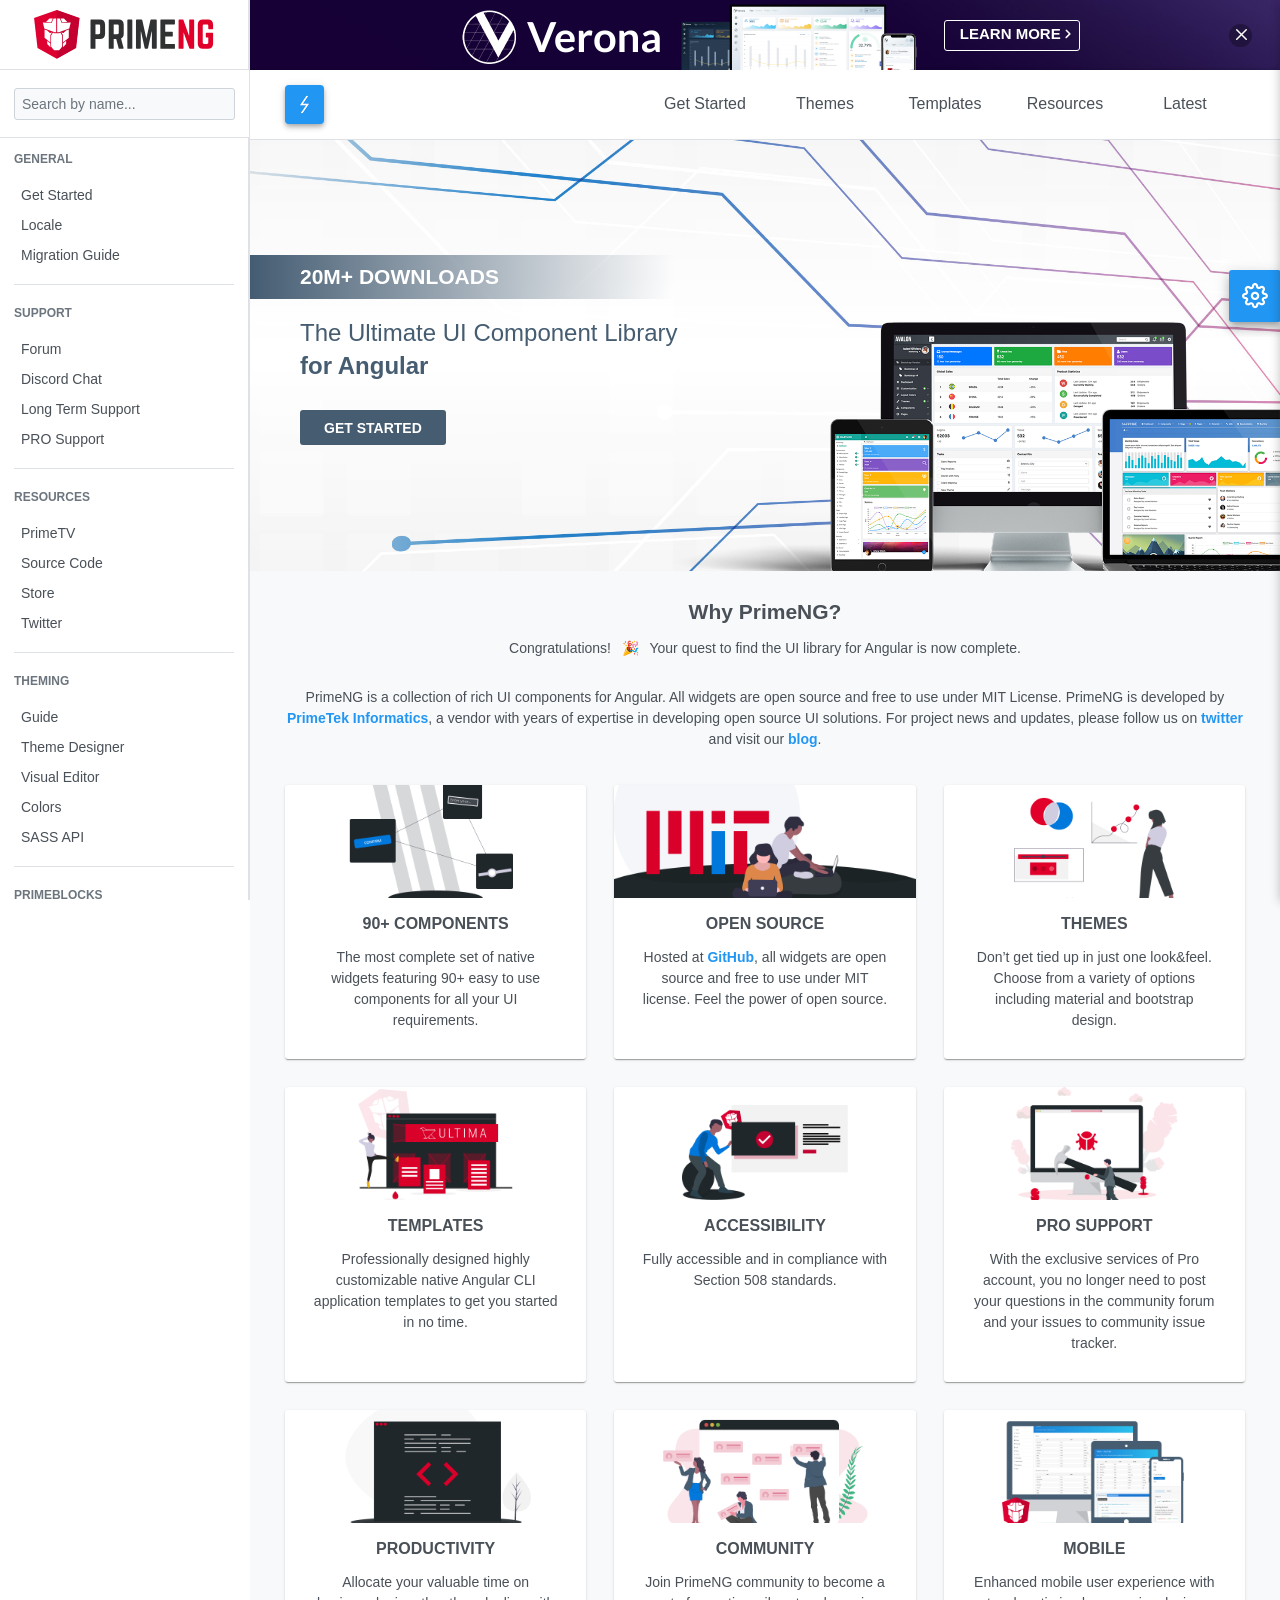
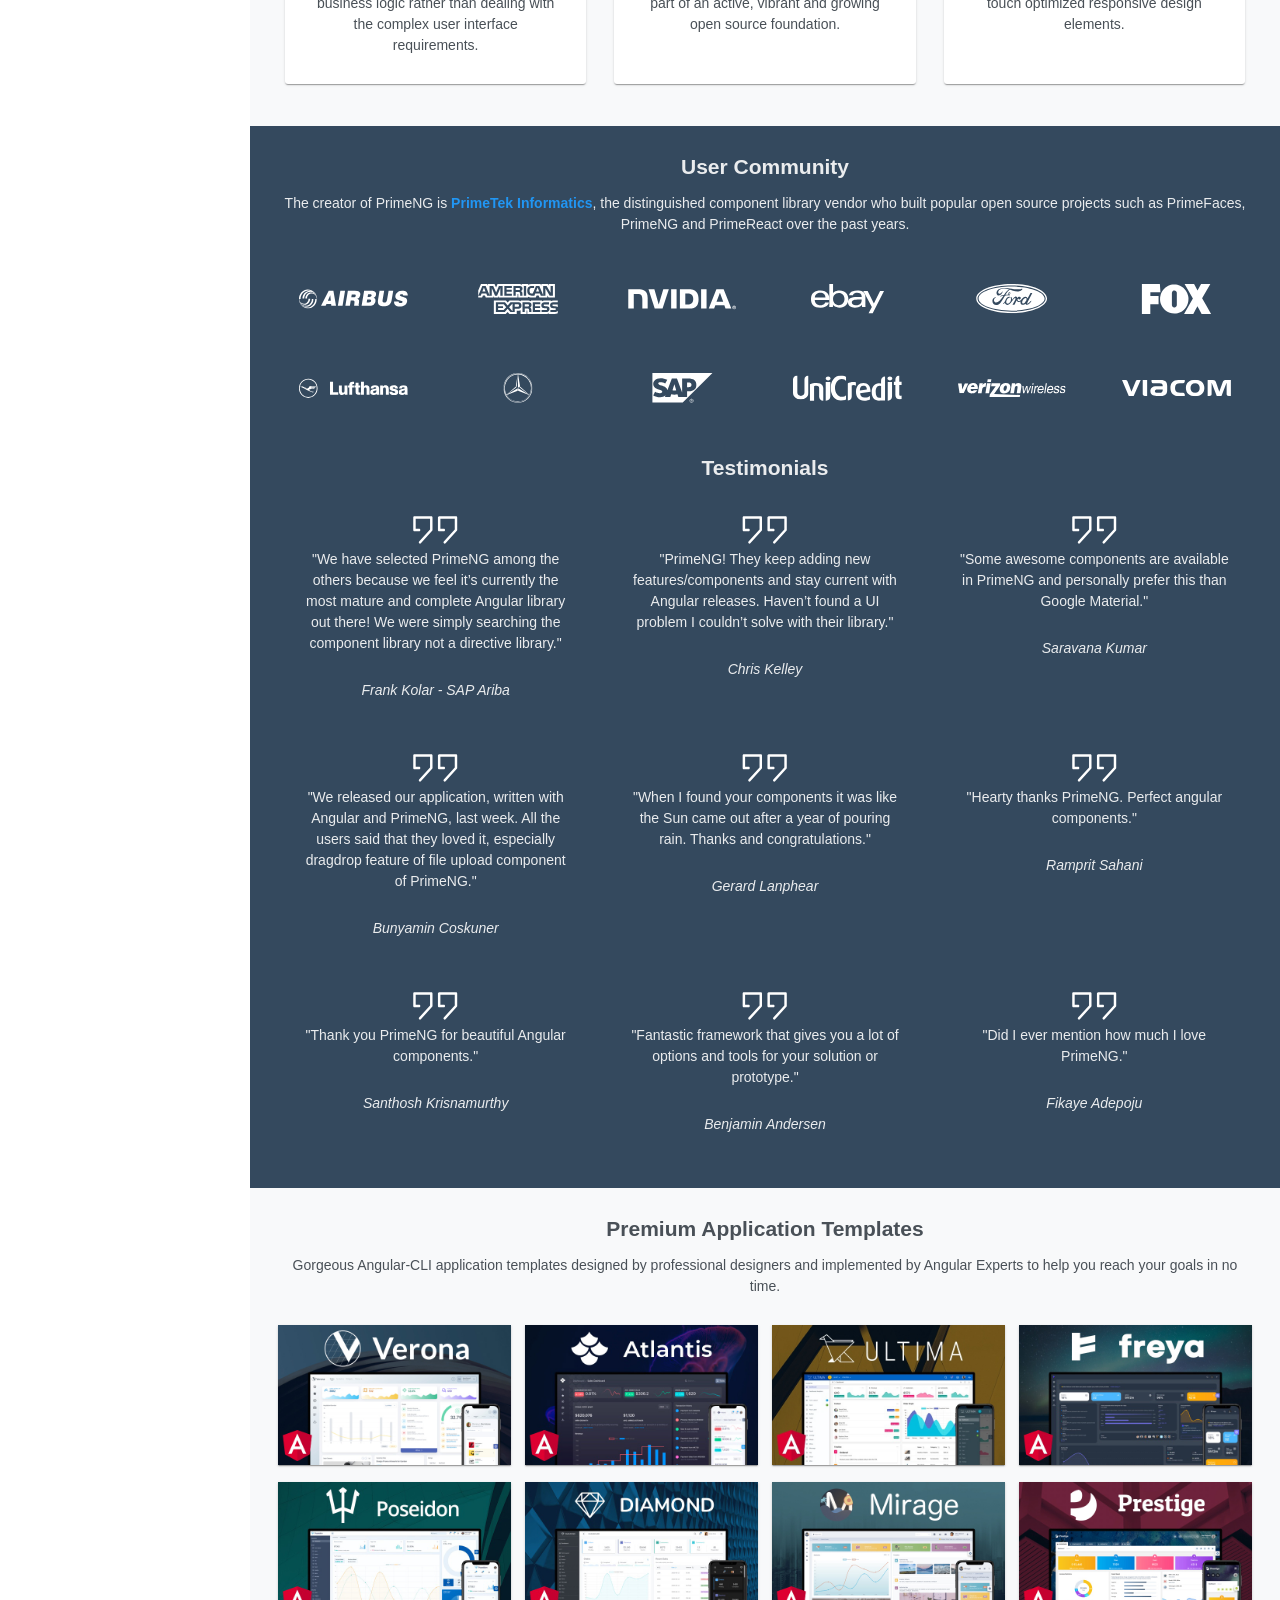
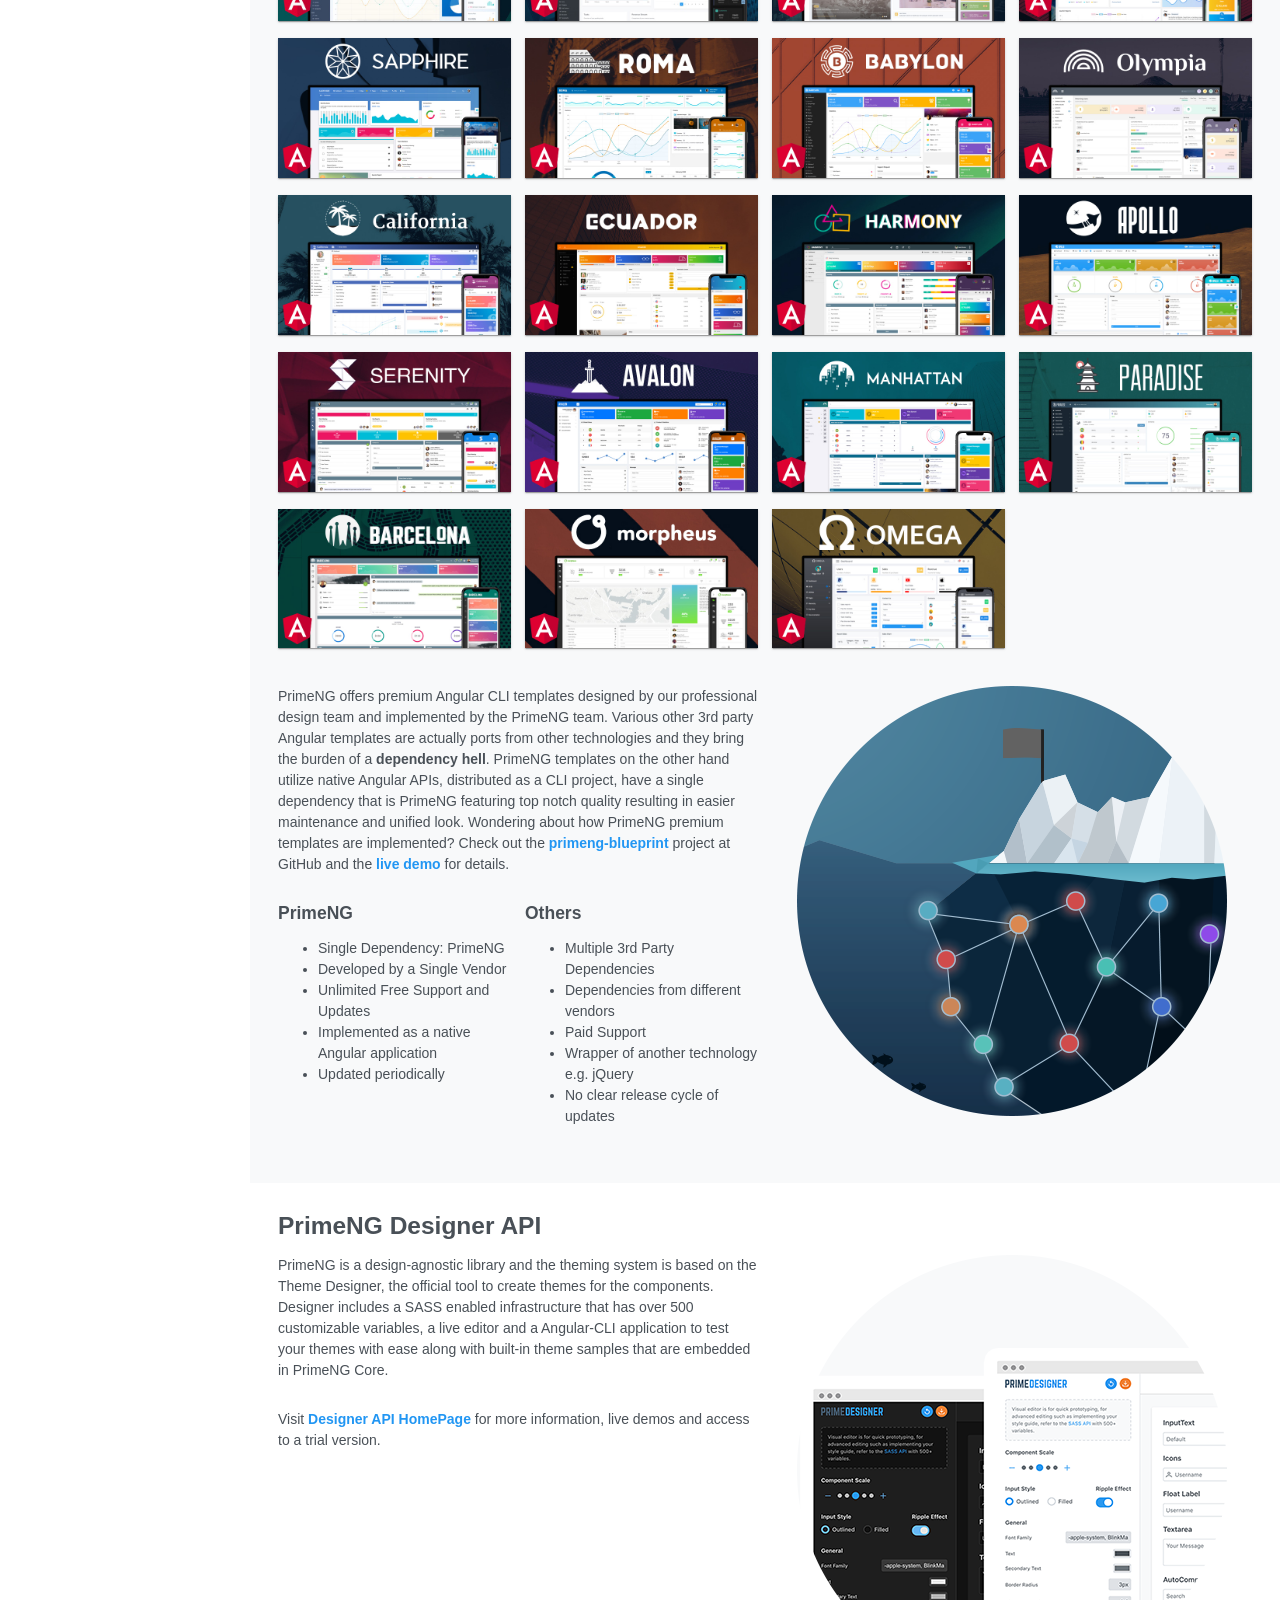
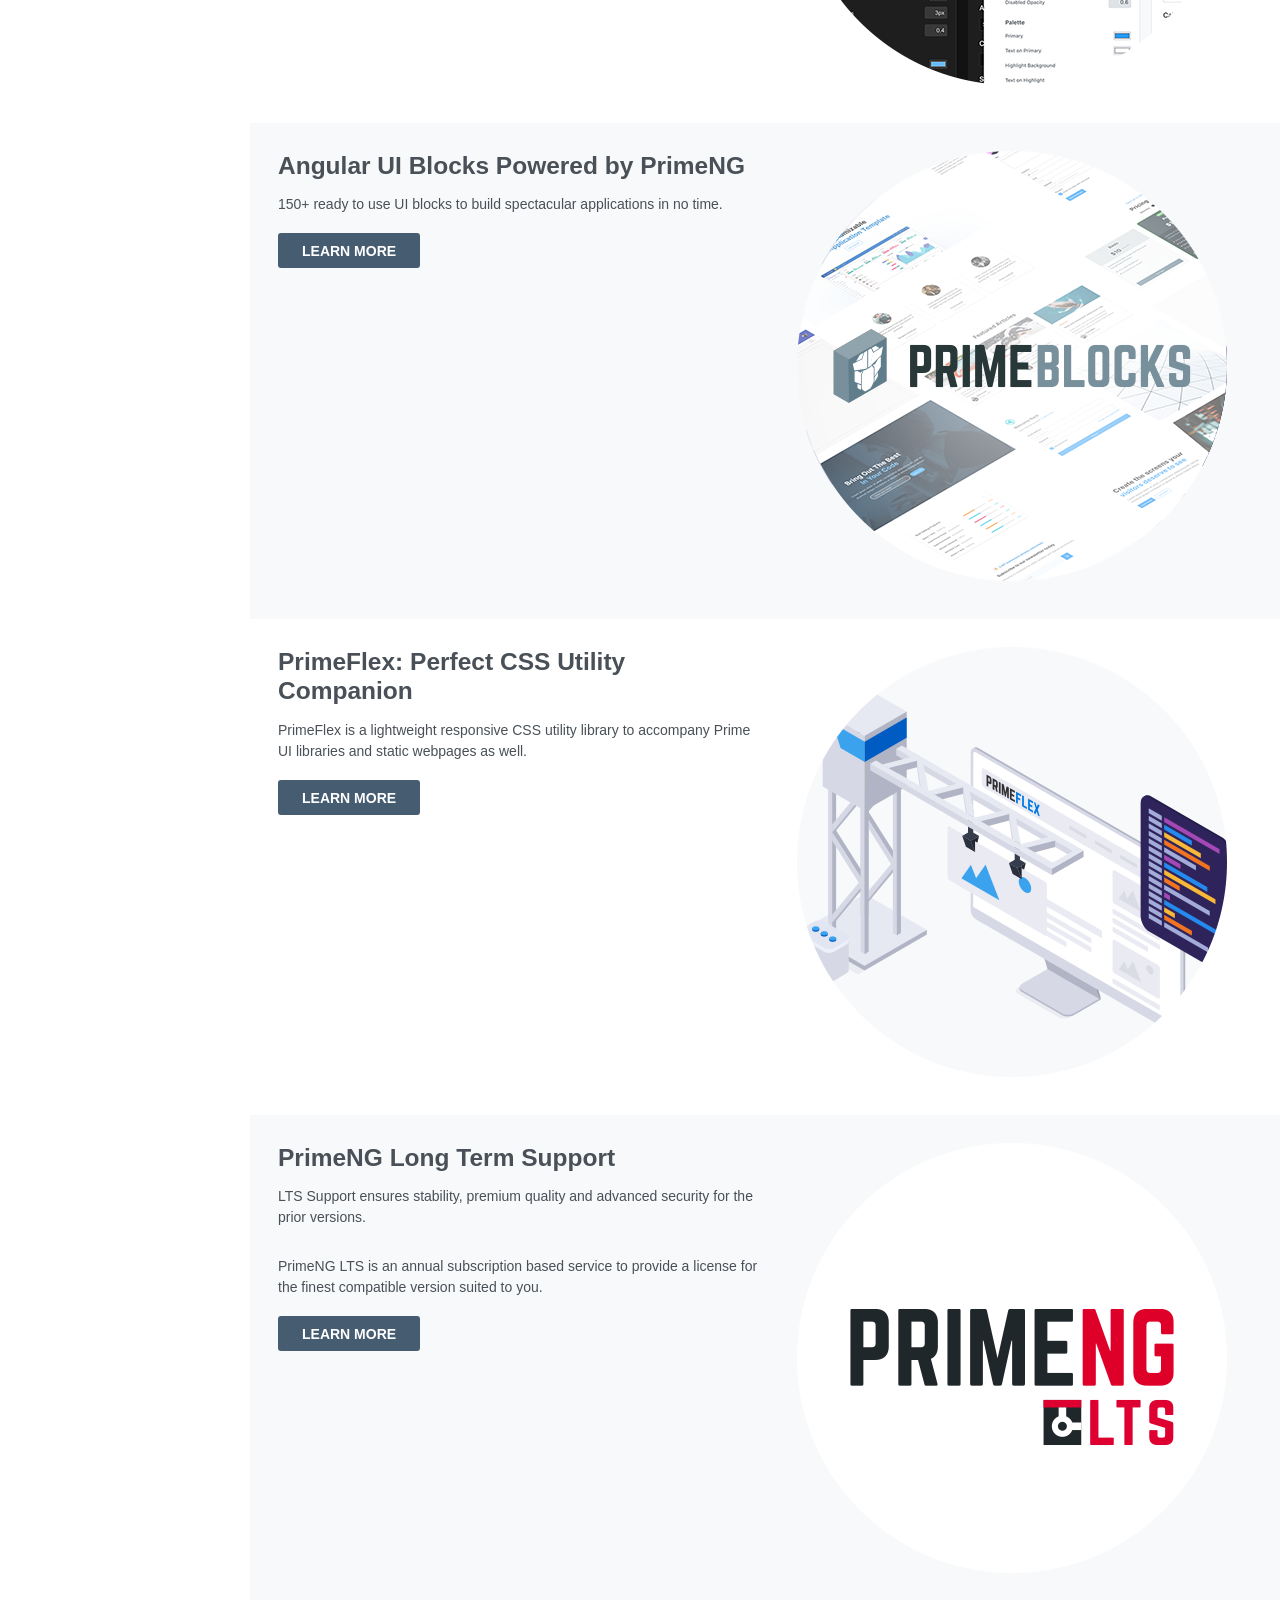
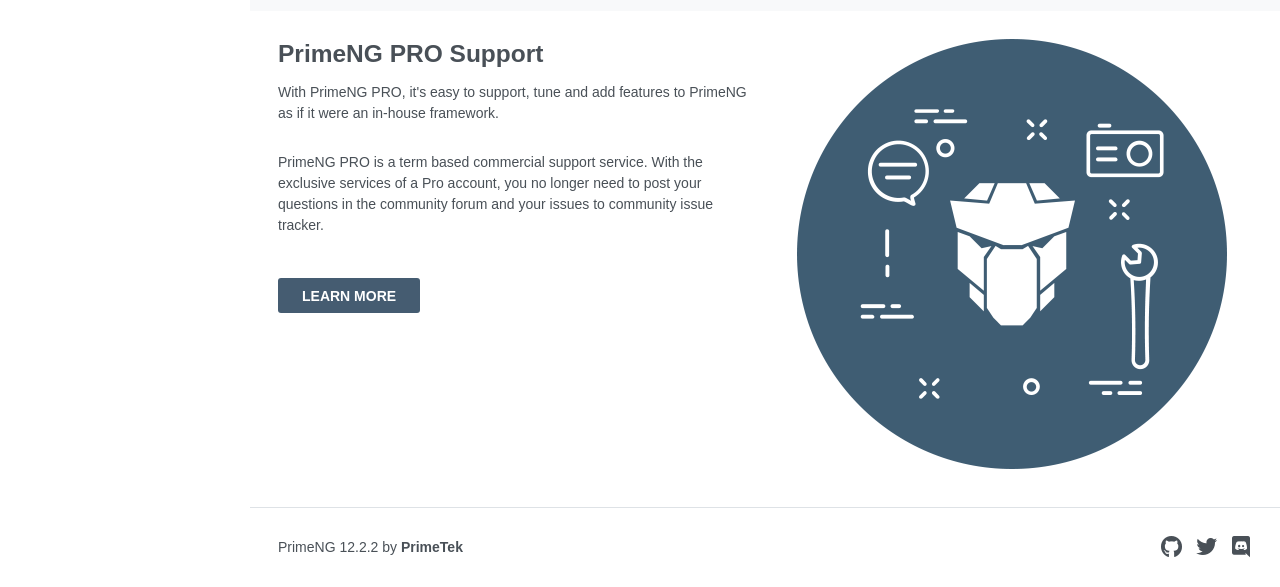
<file: docs/index.html>
<!DOCTYPE html><html lang="en"><head>
  <script async="" src="https://www.googletagmanager.com/gtag/js?id=UA-93461466-1"></script>
  <script>
      window.dataLayer = window.dataLayer || [];
      function gtag(){dataLayer.push(arguments);}
      gtag('js', new Date());
  </script>
  <meta charset="utf-8">
  <title>PrimeNG</title>
  <base href="./primeng-12">
  <meta name="viewport" content="user-scalable=no, initial-scale=1, maximum-scale=1, minimum-scale=1, width=device-width, viewport-fit=cover">
  <link rel="icon" type="image/x-icon" href="favicon.png">
  <style>.splash-logo{left:50%;top:50%;margin-left:-26px;margin-top:-26px;z-index:2;position:absolute;width:54px;}.splash-loader,.splash-loader:before,.splash-loader:after{left:50%;top:50%;margin-left:-45px;margin-top:-45px;position:absolute;vertical-align:middle;background:#c3002f;width:90px;height:90px;border-radius:50%;z-index:1;}.splash-loader{background:transparent;}.splash-loader:before{content:"";animation:bounce 1.5s infinite;}.splash-loader:after{content:"";animation:bounce 1.5s -0.4s infinite;}@keyframes bounce{0%{transform:scale(0.3);-webkit-transform:scale(0.3);opacity:1;}100%{transform:scale(2);-webkit-transform:scale(2);opacity:0;}}@-webkit-keyframes bounce{0%{transform:scale(0.3);-webkit-transform:scale(0.3);opacity:1;}100%{transform:scale(2);-webkit-transform:scale(2);opacity:0;}}.splash-screen{background-color:#f3f3f3;height:100%;}</style><link rel="stylesheet" type="text/css" href="assets/showcase/styles/splash.css" media="print" onload="this.media='all'"><noscript><link rel="stylesheet" href="assets/showcase/styles/splash.css"></noscript>
  <style>:root{--surface-a:#ffffff;--surface-b:#f8f9fa;--surface-c:#e9ecef;--surface-d:#dee2e6;--surface-e:#ffffff;--surface-f:#ffffff;--text-color:#495057;--text-color-secondary:#6c757d;--primary-color:#2196F3;--primary-color-text:#ffffff;--font-family:-apple-system, BlinkMacSystemFont, Segoe UI, Roboto, Helvetica, Arial, sans-serif, Apple Color Emoji, Segoe UI Emoji, Segoe UI Symbol;--surface-0:#ffffff;--surface-50:#FAFAFA;--surface-100:#F5F5F5;--surface-200:#EEEEEE;--surface-300:#E0E0E0;--surface-400:#BDBDBD;--surface-500:#9E9E9E;--surface-600:#757575;--surface-700:#616161;--surface-800:#424242;--surface-900:#212121;--gray-50:#FAFAFA;--gray-100:#F5F5F5;--gray-200:#EEEEEE;--gray-300:#E0E0E0;--gray-400:#BDBDBD;--gray-500:#9E9E9E;--gray-600:#757575;--gray-700:#616161;--gray-800:#424242;--gray-900:#212121;--content-padding:1rem;--inline-spacing:0.5rem;--border-radius:3px;--surface-ground:#f8f9fa;--surface-section:#ffffff;--surface-card:#ffffff;--surface-overlay:#ffffff;--surface-border:#dee2e6;--surface-hover:#e9ecef;--maskbg:rgba(0, 0, 0, 0.4);--focus-ring:0 0 0 0.2rem #a6d5fa;}*{box-sizing:border-box;}:root{--blue-50:#f4fafe;--blue-100:#cae6fc;--blue-200:#a0d2fa;--blue-300:#75bef8;--blue-400:#4baaf5;--blue-500:#2196f3;--blue-600:#1c80cf;--blue-700:#1769aa;--blue-800:#125386;--blue-900:#0d3c61;--green-50:#f6fbf6;--green-100:#d4ecd5;--green-200:#b2ddb4;--green-300:#90cd93;--green-400:#6ebe71;--green-500:#4caf50;--green-600:#419544;--green-700:#357b38;--green-800:#2a602c;--green-900:#1e4620;--yellow-50:#fffcf5;--yellow-100:#fef0cd;--yellow-200:#fde4a5;--yellow-300:#fdd87d;--yellow-400:#fccc55;--yellow-500:#fbc02d;--yellow-600:#d5a326;--yellow-700:#b08620;--yellow-800:#8a6a19;--yellow-900:#644d12;--cyan-50:#f2fcfd;--cyan-100:#c2eff5;--cyan-200:#91e2ed;--cyan-300:#61d5e4;--cyan-400:#30c9dc;--cyan-500:#00bcd4;--cyan-600:#00a0b4;--cyan-700:#008494;--cyan-800:#006775;--cyan-900:#004b55;--pink-50:#fef4f7;--pink-100:#fac9da;--pink-200:#f69ebc;--pink-300:#f1749e;--pink-400:#ed4981;--pink-500:#e91e63;--pink-600:#c61a54;--pink-700:#a31545;--pink-800:#801136;--pink-900:#5d0c28;--indigo-50:#f5f6fb;--indigo-100:#d1d5ed;--indigo-200:#acb4df;--indigo-300:#8893d1;--indigo-400:#6372c3;--indigo-500:#3f51b5;--indigo-600:#36459a;--indigo-700:#2c397f;--indigo-800:#232d64;--indigo-900:#192048;--teal-50:#f2faf9;--teal-100:#c2e6e2;--teal-200:#91d2cc;--teal-300:#61beb5;--teal-400:#30aa9f;--teal-500:#009688;--teal-600:#008074;--teal-700:#00695f;--teal-800:#00534b;--teal-900:#003c36;--orange-50:#fff8f2;--orange-100:#fde0c2;--orange-200:#fbc791;--orange-300:#f9ae61;--orange-400:#f79530;--orange-500:#f57c00;--orange-600:#d06900;--orange-700:#ac5700;--orange-800:#874400;--orange-900:#623200;--bluegray-50:#f7f9f9;--bluegray-100:#d9e0e3;--bluegray-200:#bbc7cd;--bluegray-300:#9caeb7;--bluegray-400:#7e96a1;--bluegray-500:#607d8b;--bluegray-600:#526a76;--bluegray-700:#435861;--bluegray-800:#35454c;--bluegray-900:#263238;--purple-50:#faf4fb;--purple-100:#e7cbec;--purple-200:#d4a2dd;--purple-300:#c279ce;--purple-400:#af50bf;--purple-500:#9c27b0;--purple-600:#852196;--purple-700:#6d1b7b;--purple-800:#561561;--purple-900:#3e1046;}</style><link id="theme-link" rel="stylesheet" type="text/css" href="assets/components/themes/saga-blue/theme.css" media="print" onload="this.media='all'"><noscript><link rel="stylesheet" href="assets/components/themes/saga-blue/theme.css"></noscript>
  <script type="text/javascript" src="https://maps.google.com/maps/api/js?key=AIzaSyA6Ar0UymhiklJBzEPLKKn2QHwbjdz3XV0" async="" defer></script>
  <script src="https://www.google.com/recaptcha/api.js?render=explicit&amp;onLoad=initRecaptcha" async="" defer></script>
<style>html{font-size:14px;}body{margin:0;height:100%;overflow-x:hidden;overflow-y:auto;background-color:var(--surface-a);font-family:var(--font-family);font-weight:400;color:var(--text-color);-webkit-font-smoothing:antialiased;-moz-osx-font-smoothing:grayscale;}</style><link rel="stylesheet" href="styles.7322d66a7da18afd9771.css" media="print" onload="this.media='all'"><noscript><link rel="stylesheet" href="styles.7322d66a7da18afd9771.css"></noscript></head>
<body>
    <app-root>
        <div class="splash-screen">
            <div class="splash-loader"></div>
            <img class="splash-logo" src="assets/showcase/images/primeng.svg">
        </div>
    </app-root>
<script src="runtime-es2015.6f77d98b3c58264bfa5f.js" type="module"></script><script src="runtime-es5.6f77d98b3c58264bfa5f.js" nomodule defer></script><script src="polyfills-es5.c64f533573242551c7ef.js" nomodule defer></script><script src="polyfills-es2015.1ae3af46d320b0811684.js" type="module"></script><script src="scripts.61311a00e6aa800e1522.js" defer></script><script src="main-es2015.44a360bbfba0e8dcc4df.js" type="module"></script><script src="main-es5.44a360bbfba0e8dcc4df.js" nomodule defer></script>

</body></html>
</file>
<file: docs/assets/showcase/styles/splash.css>
.splash-logo {
    left: 50%;
    top: 50%;
    margin-left: -26px;
    margin-top: -26px;
    z-index: 2;
    position: absolute;
    width: 54px;
}

.splash-loader,
.splash-loader:before,
.splash-loader:after {
  left: 50%;
  top: 50%;
  margin-left: -45px;
  margin-top: -45px;
  position: absolute;
  vertical-align: middle;
  background: #c3002f;
  width: 90px;
  height: 90px;
  border-radius: 50%;
  z-index: 1;
}

.splash-loader {
    background: transparent;
}

.splash-loader:before {
  content: "";
  animation: bounce 1.5s infinite;
}
.splash-loader:after {
  content: "";
  animation: bounce 1.5s -0.4s infinite;
}

@keyframes bounce {
        0% {
        transform: scale(0.3);
        -webkit-transform: scale(0.3);
        opacity: 1;
    }
    100% {
        transform: scale(2);
        -webkit-transform: scale(2);
        opacity: 0;
    }
}

@-webkit-keyframes bounce {
    0% {
        transform: scale(0.3);
        -webkit-transform: scale(0.3);
        opacity: 1;
    }
    100% {
        transform: scale(2);
        -webkit-transform: scale(2);
        opacity: 0;
    }
}

.splash-screen {
    background-color: #f3f3f3;
    height: 100%;
}
</file>
<file: docs/assets/components/themes/saga-blue/theme.css>
:root {
  --surface-a:#ffffff;
  --surface-b:#f8f9fa;
  --surface-c:#e9ecef;
  --surface-d:#dee2e6;
  --surface-e:#ffffff;
  --surface-f:#ffffff;
  --text-color:#495057;
  --text-color-secondary:#6c757d;
  --primary-color:#2196F3;
  --primary-color-text:#ffffff;
  --font-family:-apple-system, BlinkMacSystemFont, Segoe UI, Roboto, Helvetica, Arial, sans-serif, Apple Color Emoji, Segoe UI Emoji, Segoe UI Symbol;
  --surface-0: #ffffff;
  --surface-50: #FAFAFA;
  --surface-100: #F5F5F5;
  --surface-200: #EEEEEE;
  --surface-300: #E0E0E0;
  --surface-400: #BDBDBD;
  --surface-500: #9E9E9E;
  --surface-600: #757575;
  --surface-700: #616161;
  --surface-800: #424242;
  --surface-900: #212121;
  --gray-50: #FAFAFA;
  --gray-100: #F5F5F5;
  --gray-200: #EEEEEE;
  --gray-300: #E0E0E0;
  --gray-400: #BDBDBD;
  --gray-500: #9E9E9E;
  --gray-600: #757575;
  --gray-700: #616161;
  --gray-800: #424242;
  --gray-900: #212121;
  --content-padding:1rem;
  --inline-spacing:0.5rem;
  --border-radius:3px;
  --surface-ground:#f8f9fa;
  --surface-section:#ffffff;
  --surface-card:#ffffff;
  --surface-overlay:#ffffff;
  --surface-border:#dee2e6;
  --surface-hover: #e9ecef;
  --maskbg: rgba(0, 0, 0, 0.4);
  --focus-ring: 0 0 0 0.2rem #a6d5fa;
}

* {
  box-sizing: border-box;
}

.p-component {
  font-family: -apple-system, BlinkMacSystemFont, "Segoe UI", Roboto, Helvetica, Arial, sans-serif, "Apple Color Emoji", "Segoe UI Emoji", "Segoe UI Symbol";
  font-size: 1rem;
  font-weight: normal;
}

.p-component-overlay {
  background-color: rgba(0, 0, 0, 0.4);
  transition-duration: 0.2s;
}

.p-disabled, .p-component:disabled {
  opacity: 0.6;
}

.p-error {
  color: #f44336;
}

.p-text-secondary {
  color: #6c757d;
}

.pi {
  font-size: 1rem;
}

.p-link {
  font-size: 1rem;
  font-family: -apple-system, BlinkMacSystemFont, "Segoe UI", Roboto, Helvetica, Arial, sans-serif, "Apple Color Emoji", "Segoe UI Emoji", "Segoe UI Symbol";
  border-radius: 3px;
}
.p-link:focus {
  outline: 0 none;
  outline-offset: 0;
  box-shadow: 0 0 0 0.2rem #a6d5fa;
}

.p-component-overlay-enter {
  animation: p-component-overlay-enter-animation 150ms forwards;
}

.p-component-overlay-leave {
  animation: p-component-overlay-leave-animation 150ms forwards;
}

@keyframes p-component-overlay-enter-animation {
  from {
    background-color: transparent;
  }
  to {
    background-color: var(--maskbg);
  }
}
@keyframes p-component-overlay-leave-animation {
  from {
    background-color: var(--maskbg);
  }
  to {
    background-color: transparent;
  }
}

:root {
  --blue-50:#f4fafe;
  --blue-100:#cae6fc;
  --blue-200:#a0d2fa;
  --blue-300:#75bef8;
  --blue-400:#4baaf5;
  --blue-500:#2196f3;
  --blue-600:#1c80cf;
  --blue-700:#1769aa;
  --blue-800:#125386;
  --blue-900:#0d3c61;
  --green-50:#f6fbf6;
  --green-100:#d4ecd5;
  --green-200:#b2ddb4;
  --green-300:#90cd93;
  --green-400:#6ebe71;
  --green-500:#4caf50;
  --green-600:#419544;
  --green-700:#357b38;
  --green-800:#2a602c;
  --green-900:#1e4620;
  --yellow-50:#fffcf5;
  --yellow-100:#fef0cd;
  --yellow-200:#fde4a5;
  --yellow-300:#fdd87d;
  --yellow-400:#fccc55;
  --yellow-500:#fbc02d;
  --yellow-600:#d5a326;
  --yellow-700:#b08620;
  --yellow-800:#8a6a19;
  --yellow-900:#644d12;
  --cyan-50:#f2fcfd;
  --cyan-100:#c2eff5;
  --cyan-200:#91e2ed;
  --cyan-300:#61d5e4;
  --cyan-400:#30c9dc;
  --cyan-500:#00bcd4;
  --cyan-600:#00a0b4;
  --cyan-700:#008494;
  --cyan-800:#006775;
  --cyan-900:#004b55;
  --pink-50:#fef4f7;
  --pink-100:#fac9da;
  --pink-200:#f69ebc;
  --pink-300:#f1749e;
  --pink-400:#ed4981;
  --pink-500:#e91e63;
  --pink-600:#c61a54;
  --pink-700:#a31545;
  --pink-800:#801136;
  --pink-900:#5d0c28;
  --indigo-50:#f5f6fb;
  --indigo-100:#d1d5ed;
  --indigo-200:#acb4df;
  --indigo-300:#8893d1;
  --indigo-400:#6372c3;
  --indigo-500:#3f51b5;
  --indigo-600:#36459a;
  --indigo-700:#2c397f;
  --indigo-800:#232d64;
  --indigo-900:#192048;
  --teal-50:#f2faf9;
  --teal-100:#c2e6e2;
  --teal-200:#91d2cc;
  --teal-300:#61beb5;
  --teal-400:#30aa9f;
  --teal-500:#009688;
  --teal-600:#008074;
  --teal-700:#00695f;
  --teal-800:#00534b;
  --teal-900:#003c36;
  --orange-50:#fff8f2;
  --orange-100:#fde0c2;
  --orange-200:#fbc791;
  --orange-300:#f9ae61;
  --orange-400:#f79530;
  --orange-500:#f57c00;
  --orange-600:#d06900;
  --orange-700:#ac5700;
  --orange-800:#874400;
  --orange-900:#623200;
  --bluegray-50:#f7f9f9;
  --bluegray-100:#d9e0e3;
  --bluegray-200:#bbc7cd;
  --bluegray-300:#9caeb7;
  --bluegray-400:#7e96a1;
  --bluegray-500:#607d8b;
  --bluegray-600:#526a76;
  --bluegray-700:#435861;
  --bluegray-800:#35454c;
  --bluegray-900:#263238;
  --purple-50:#faf4fb;
  --purple-100:#e7cbec;
  --purple-200:#d4a2dd;
  --purple-300:#c279ce;
  --purple-400:#af50bf;
  --purple-500:#9c27b0;
  --purple-600:#852196;
  --purple-700:#6d1b7b;
  --purple-800:#561561;
  --purple-900:#3e1046;
}

.p-autocomplete .p-autocomplete-loader {
  right: 0.5rem;
}
.p-autocomplete.p-autocomplete-dd .p-autocomplete-loader {
  right: 2.857rem;
}
.p-autocomplete .p-autocomplete-multiple-container {
  padding: 0.25rem 0.5rem;
}
.p-autocomplete .p-autocomplete-multiple-container:not(.p-disabled):hover {
  border-color: #2196F3;
}
.p-autocomplete .p-autocomplete-multiple-container:not(.p-disabled).p-focus {
  outline: 0 none;
  outline-offset: 0;
  box-shadow: 0 0 0 0.2rem #a6d5fa;
  border-color: #2196F3;
}
.p-autocomplete .p-autocomplete-multiple-container .p-autocomplete-input-token {
  padding: 0.25rem 0;
}
.p-autocomplete .p-autocomplete-multiple-container .p-autocomplete-input-token input {
  font-family: -apple-system, BlinkMacSystemFont, "Segoe UI", Roboto, Helvetica, Arial, sans-serif, "Apple Color Emoji", "Segoe UI Emoji", "Segoe UI Symbol";
  font-size: 1rem;
  color: #495057;
  padding: 0;
  margin: 0;
}
.p-autocomplete .p-autocomplete-multiple-container .p-autocomplete-token {
  padding: 0.25rem 0.5rem;
  margin-right: 0.5rem;
  background: #E3F2FD;
  color: #495057;
  border-radius: 3px;
}
.p-autocomplete .p-autocomplete-multiple-container .p-autocomplete-token .p-autocomplete-token-icon {
  margin-left: 0.5rem;
}

p-autocomplete.ng-dirty.ng-invalid > .p-autocomplete > .p-inputtext {
  border-color: #f44336;
}

.p-autocomplete-panel {
  background: #ffffff;
  color: #495057;
  border: 0 none;
  border-radius: 3px;
  box-shadow: 0 2px 4px -1px rgba(0, 0, 0, 0.2), 0 4px 5px 0 rgba(0, 0, 0, 0.14), 0 1px 10px 0 rgba(0, 0, 0, 0.12);
}
.p-autocomplete-panel .p-autocomplete-items:not(.p-autocomplete-virtualscroll) {
  padding: 0.5rem 0;
}
.p-autocomplete-panel .p-autocomplete-items.p-autocomplete-virtualscroll .cdk-virtual-scroll-content-wrapper {
  padding: 0.5rem 0;
}
.p-autocomplete-panel .p-autocomplete-items .p-autocomplete-item {
  margin: 0;
  padding: 0.5rem 1rem;
  border: 0 none;
  color: #495057;
  background: transparent;
  transition: box-shadow 0.2s;
  border-radius: 0;
}
.p-autocomplete-panel .p-autocomplete-items .p-autocomplete-item:hover {
  color: #495057;
  background: #e9ecef;
}
.p-autocomplete-panel .p-autocomplete-items .p-autocomplete-item.p-highlight {
  color: #495057;
  background: #E3F2FD;
}
.p-autocomplete-panel .p-autocomplete-items .p-autocomplete-empty-message {
  padding: 0.5rem 1rem;
  color: #495057;
  background: transparent;
}
.p-autocomplete-panel .p-autocomplete-items .p-autocomplete-item-group {
  margin: 0;
  padding: 0.75rem 1rem;
  color: #495057;
  background: #ffffff;
  font-weight: 600;
}

p-calendar.ng-dirty.ng-invalid > .p-calendar > .p-inputtext {
  border-color: #f44336;
}

.p-datepicker {
  padding: 0.5rem;
  background: #ffffff;
  color: #495057;
  border: 1px solid #ced4da;
  border-radius: 3px;
}
.p-datepicker:not(.p-datepicker-inline) {
  background: #ffffff;
  border: 0 none;
  box-shadow: 0 2px 4px -1px rgba(0, 0, 0, 0.2), 0 4px 5px 0 rgba(0, 0, 0, 0.14), 0 1px 10px 0 rgba(0, 0, 0, 0.12);
}
.p-datepicker:not(.p-datepicker-inline) .p-datepicker-header {
  background: #ffffff;
}
.p-datepicker .p-datepicker-header {
  padding: 0.5rem;
  color: #495057;
  background: #ffffff;
  font-weight: 600;
  margin: 0;
  border-bottom: 1px solid #dee2e6;
  border-top-right-radius: 3px;
  border-top-left-radius: 3px;
}
.p-datepicker .p-datepicker-header .p-datepicker-prev,
.p-datepicker .p-datepicker-header .p-datepicker-next {
  width: 2rem;
  height: 2rem;
  color: #6c757d;
  border: 0 none;
  background: transparent;
  border-radius: 50%;
  transition: background-color 0.2s, color 0.2s, box-shadow 0.2s;
}
.p-datepicker .p-datepicker-header .p-datepicker-prev:enabled:hover,
.p-datepicker .p-datepicker-header .p-datepicker-next:enabled:hover {
  color: #495057;
  border-color: transparent;
  background: #e9ecef;
}
.p-datepicker .p-datepicker-header .p-datepicker-prev:focus,
.p-datepicker .p-datepicker-header .p-datepicker-next:focus {
  outline: 0 none;
  outline-offset: 0;
  box-shadow: 0 0 0 0.2rem #a6d5fa;
}
.p-datepicker .p-datepicker-header .p-datepicker-title {
  line-height: 2rem;
}
.p-datepicker .p-datepicker-header .p-datepicker-title select {
  transition: background-color 0.2s, color 0.2s, border-color 0.2s, box-shadow 0.2s;
}
.p-datepicker .p-datepicker-header .p-datepicker-title select:focus {
  outline: 0 none;
  outline-offset: 0;
  box-shadow: 0 0 0 0.2rem #a6d5fa;
  border-color: #2196F3;
}
.p-datepicker .p-datepicker-header .p-datepicker-title .p-datepicker-month {
  margin-right: 0.5rem;
}
.p-datepicker table {
  font-size: 1rem;
  margin: 0.5rem 0;
}
.p-datepicker table th {
  padding: 0.5rem;
}
.p-datepicker table th > span {
  width: 2.5rem;
  height: 2.5rem;
}
.p-datepicker table td {
  padding: 0.5rem;
}
.p-datepicker table td > span {
  width: 2.5rem;
  height: 2.5rem;
  border-radius: 50%;
  transition: box-shadow 0.2s;
  border: 1px solid transparent;
}
.p-datepicker table td > span.p-highlight {
  color: #495057;
  background: #E3F2FD;
}
.p-datepicker table td > span:focus {
  outline: 0 none;
  outline-offset: 0;
  box-shadow: 0 0 0 0.2rem #a6d5fa;
}
.p-datepicker table td.p-datepicker-today > span {
  background: #ced4da;
  color: #495057;
  border-color: transparent;
}
.p-datepicker table td.p-datepicker-today > span.p-highlight {
  color: #495057;
  background: #E3F2FD;
}
.p-datepicker .p-datepicker-buttonbar {
  padding: 1rem 0;
  border-top: 1px solid #dee2e6;
}
.p-datepicker .p-datepicker-buttonbar .p-button {
  width: auto;
}
.p-datepicker .p-timepicker {
  border-top: 1px solid #dee2e6;
  padding: 0.5rem;
}
.p-datepicker .p-timepicker button {
  width: 2rem;
  height: 2rem;
  color: #6c757d;
  border: 0 none;
  background: transparent;
  border-radius: 50%;
  transition: background-color 0.2s, color 0.2s, box-shadow 0.2s;
}
.p-datepicker .p-timepicker button:enabled:hover {
  color: #495057;
  border-color: transparent;
  background: #e9ecef;
}
.p-datepicker .p-timepicker button:focus {
  outline: 0 none;
  outline-offset: 0;
  box-shadow: 0 0 0 0.2rem #a6d5fa;
}
.p-datepicker .p-timepicker button:last-child {
  margin-top: 0.2em;
}
.p-datepicker .p-timepicker span {
  font-size: 1.25rem;
}
.p-datepicker .p-timepicker > div {
  padding: 0 0.5rem;
}
.p-datepicker.p-datepicker-timeonly .p-timepicker {
  border-top: 0 none;
}
.p-datepicker .p-monthpicker {
  margin: 0.5rem 0;
}
.p-datepicker .p-monthpicker .p-monthpicker-month {
  padding: 0.5rem;
  transition: box-shadow 0.2s;
  border-radius: 3px;
}
.p-datepicker .p-monthpicker .p-monthpicker-month.p-highlight {
  color: #495057;
  background: #E3F2FD;
}
.p-datepicker.p-datepicker-multiple-month .p-datepicker-group {
  border-right: 1px solid #dee2e6;
  padding-right: 0.5rem;
  padding-left: 0.5rem;
  padding-top: 0;
  padding-bottom: 0;
}
.p-datepicker.p-datepicker-multiple-month .p-datepicker-group:first-child {
  padding-left: 0;
}
.p-datepicker.p-datepicker-multiple-month .p-datepicker-group:last-child {
  padding-right: 0;
  border-right: 0 none;
}
.p-datepicker:not(.p-disabled) table td span:not(.p-highlight):not(.p-disabled):hover {
  background: #e9ecef;
}
.p-datepicker:not(.p-disabled) table td span:not(.p-highlight):not(.p-disabled):focus {
  outline: 0 none;
  outline-offset: 0;
  box-shadow: 0 0 0 0.2rem #a6d5fa;
}
.p-datepicker:not(.p-disabled) .p-monthpicker .p-monthpicker-month:not(.p-highlight):not(.p-disabled):hover {
  background: #e9ecef;
}
.p-datepicker:not(.p-disabled) .p-monthpicker .p-monthpicker-month:not(.p-highlight):not(.p-disabled):focus {
  outline: 0 none;
  outline-offset: 0;
  box-shadow: 0 0 0 0.2rem #a6d5fa;
}

@media screen and (max-width: 769px) {
  .p-datepicker table th, .p-datepicker table td {
    padding: 0;
  }
}
.p-cascadeselect {
  background: #ffffff;
  border: 1px solid #ced4da;
  transition: background-color 0.2s, color 0.2s, border-color 0.2s, box-shadow 0.2s;
  border-radius: 3px;
}
.p-cascadeselect:not(.p-disabled):hover {
  border-color: #2196F3;
}
.p-cascadeselect:not(.p-disabled).p-focus {
  outline: 0 none;
  outline-offset: 0;
  box-shadow: 0 0 0 0.2rem #a6d5fa;
  border-color: #2196F3;
}
.p-cascadeselect .p-cascadeselect-label {
  background: transparent;
  border: 0 none;
  padding: 0.5rem 0.5rem;
}
.p-cascadeselect .p-cascadeselect-label.p-placeholder {
  color: #6c757d;
}
.p-cascadeselect .p-cascadeselect-label:enabled:focus {
  outline: 0 none;
  box-shadow: none;
}
.p-cascadeselect .p-cascadeselect-trigger {
  background: transparent;
  color: #6c757d;
  width: 2.357rem;
  border-top-right-radius: 3px;
  border-bottom-right-radius: 3px;
}

.p-cascadeselect-panel {
  background: #ffffff;
  color: #495057;
  border: 0 none;
  border-radius: 3px;
  box-shadow: 0 2px 4px -1px rgba(0, 0, 0, 0.2), 0 4px 5px 0 rgba(0, 0, 0, 0.14), 0 1px 10px 0 rgba(0, 0, 0, 0.12);
}
.p-cascadeselect-panel .p-cascadeselect-items {
  padding: 0.5rem 0;
}
.p-cascadeselect-panel .p-cascadeselect-items .p-cascadeselect-item {
  margin: 0;
  border: 0 none;
  color: #495057;
  background: transparent;
  transition: box-shadow 0.2s;
  border-radius: 0;
}
.p-cascadeselect-panel .p-cascadeselect-items .p-cascadeselect-item .p-cascadeselect-item-content {
  padding: 0.5rem 1rem;
}
.p-cascadeselect-panel .p-cascadeselect-items .p-cascadeselect-item .p-cascadeselect-item-content:focus {
  outline: 0 none;
  outline-offset: 0;
  box-shadow: inset 0 0 0 0.15rem #a6d5fa;
}
.p-cascadeselect-panel .p-cascadeselect-items .p-cascadeselect-item.p-highlight {
  color: #495057;
  background: #E3F2FD;
}
.p-cascadeselect-panel .p-cascadeselect-items .p-cascadeselect-item:not(.p-highlight):not(.p-disabled):hover {
  color: #495057;
  background: #e9ecef;
}
.p-cascadeselect-panel .p-cascadeselect-items .p-cascadeselect-item .p-cascadeselect-group-icon {
  font-size: 0.875rem;
}

p-cascadeselect.ng-dirty.ng-invalid > .p-cascadeselect {
  border-color: #f44336;
}

.p-input-filled .p-cascadeselect {
  background: #f8f9fa;
}
.p-input-filled .p-cascadeselect:not(.p-disabled):hover {
  background-color: #f8f9fa;
}
.p-input-filled .p-cascadeselect:not(.p-disabled).p-focus {
  background-color: #ffffff;
}

.p-checkbox {
  width: 20px;
  height: 20px;
}
.p-checkbox .p-checkbox-box {
  border: 2px solid #ced4da;
  background: #ffffff;
  width: 20px;
  height: 20px;
  color: #495057;
  border-radius: 3px;
  transition: background-color 0.2s, color 0.2s, border-color 0.2s, box-shadow 0.2s;
}
.p-checkbox .p-checkbox-box .p-checkbox-icon {
  transition-duration: 0.2s;
  color: #ffffff;
  font-size: 14px;
}
.p-checkbox .p-checkbox-box.p-highlight {
  border-color: #2196F3;
  background: #2196F3;
}
.p-checkbox:not(.p-checkbox-disabled) .p-checkbox-box:hover {
  border-color: #2196F3;
}
.p-checkbox:not(.p-checkbox-disabled) .p-checkbox-box.p-focus {
  outline: 0 none;
  outline-offset: 0;
  box-shadow: 0 0 0 0.2rem #a6d5fa;
  border-color: #2196F3;
}
.p-checkbox:not(.p-checkbox-disabled) .p-checkbox-box.p-highlight:hover {
  border-color: #0b7ad1;
  background: #0b7ad1;
  color: #ffffff;
}

p-checkbox.ng-dirty.ng-invalid > .p-checkbox > .p-checkbox-box {
  border-color: #f44336;
}

.p-input-filled .p-checkbox .p-checkbox-box {
  background-color: #f8f9fa;
}
.p-input-filled .p-checkbox .p-checkbox-box.p-highlight {
  background: #2196F3;
}
.p-input-filled .p-checkbox:not(.p-checkbox-disabled) .p-checkbox-box:hover {
  background-color: #f8f9fa;
}
.p-input-filled .p-checkbox:not(.p-checkbox-disabled) .p-checkbox-box.p-highlight:hover {
  background: #0b7ad1;
}

.p-checkbox-label {
  margin-left: 0.5rem;
}

.p-chips .p-chips-multiple-container {
  padding: 0.25rem 0.5rem;
}
.p-chips .p-chips-multiple-container:not(.p-disabled):hover {
  border-color: #2196F3;
}
.p-chips .p-chips-multiple-container:not(.p-disabled).p-focus {
  outline: 0 none;
  outline-offset: 0;
  box-shadow: 0 0 0 0.2rem #a6d5fa;
  border-color: #2196F3;
}
.p-chips .p-chips-multiple-container .p-chips-token {
  padding: 0.25rem 0.5rem;
  margin-right: 0.5rem;
  background: #E3F2FD;
  color: #495057;
  border-radius: 3px;
}
.p-chips .p-chips-multiple-container .p-chips-token .p-chips-token-icon {
  margin-left: 0.5rem;
}
.p-chips .p-chips-multiple-container .p-chips-input-token {
  padding: 0.25rem 0;
}
.p-chips .p-chips-multiple-container .p-chips-input-token input {
  font-family: -apple-system, BlinkMacSystemFont, "Segoe UI", Roboto, Helvetica, Arial, sans-serif, "Apple Color Emoji", "Segoe UI Emoji", "Segoe UI Symbol";
  font-size: 1rem;
  color: #495057;
  padding: 0;
  margin: 0;
}

p-chips.ng-dirty.ng-invalid > .p-chips > .p-inputtext {
  border-color: #f44336;
}

.p-colorpicker-preview,
.p-fluid .p-colorpicker-preview.p-inputtext {
  width: 2rem;
  height: 2rem;
}

.p-colorpicker-panel {
  background: #323232;
  border-color: #191919;
}
.p-colorpicker-panel .p-colorpicker-color-handle,
.p-colorpicker-panel .p-colorpicker-hue-handle {
  border-color: #ffffff;
}

.p-colorpicker-overlay-panel {
  box-shadow: 0 2px 4px -1px rgba(0, 0, 0, 0.2), 0 4px 5px 0 rgba(0, 0, 0, 0.14), 0 1px 10px 0 rgba(0, 0, 0, 0.12);
}

.p-dropdown {
  background: #ffffff;
  border: 1px solid #ced4da;
  transition: background-color 0.2s, color 0.2s, border-color 0.2s, box-shadow 0.2s;
  border-radius: 3px;
}
.p-dropdown:not(.p-disabled):hover {
  border-color: #2196F3;
}
.p-dropdown:not(.p-disabled).p-focus {
  outline: 0 none;
  outline-offset: 0;
  box-shadow: 0 0 0 0.2rem #a6d5fa;
  border-color: #2196F3;
}
.p-dropdown.p-dropdown-clearable .p-dropdown-label {
  padding-right: 1.5rem;
}
.p-dropdown .p-dropdown-label {
  background: transparent;
  border: 0 none;
}
.p-dropdown .p-dropdown-label.p-placeholder {
  color: #6c757d;
}
.p-dropdown .p-dropdown-label:enabled:focus {
  outline: 0 none;
  box-shadow: none;
}
.p-dropdown .p-dropdown-trigger {
  background: transparent;
  color: #6c757d;
  width: 2.357rem;
  border-top-right-radius: 3px;
  border-bottom-right-radius: 3px;
}
.p-dropdown .p-dropdown-clear-icon {
  color: #6c757d;
  right: 2.357rem;
}

.p-dropdown-panel {
  background: #ffffff;
  color: #495057;
  border: 0 none;
  border-radius: 3px;
  box-shadow: 0 2px 4px -1px rgba(0, 0, 0, 0.2), 0 4px 5px 0 rgba(0, 0, 0, 0.14), 0 1px 10px 0 rgba(0, 0, 0, 0.12);
}
.p-dropdown-panel .p-dropdown-header {
  padding: 0.5rem 1rem;
  border-bottom: 0 none;
  color: #495057;
  background: #f8f9fa;
  margin: 0;
  border-top-right-radius: 3px;
  border-top-left-radius: 3px;
}
.p-dropdown-panel .p-dropdown-header .p-dropdown-filter {
  padding-right: 1.5rem;
  margin-right: -1.5rem;
}
.p-dropdown-panel .p-dropdown-header .p-dropdown-filter-icon {
  right: 0.5rem;
  color: #6c757d;
}
.p-dropdown-panel .p-dropdown-items:not(.p-dropdown-virtualscroll) {
  padding: 0.5rem 0;
}
.p-dropdown-panel .p-dropdown-items.p-dropdown-virtualscroll .cdk-virtual-scroll-content-wrapper {
  padding: 0.5rem 0;
}
.p-dropdown-panel .p-dropdown-items .p-dropdown-item {
  margin: 0;
  padding: 0.5rem 1rem;
  border: 0 none;
  color: #495057;
  background: transparent;
  transition: box-shadow 0.2s;
  border-radius: 0;
}
.p-dropdown-panel .p-dropdown-items .p-dropdown-item.p-highlight {
  color: #495057;
  background: #E3F2FD;
}
.p-dropdown-panel .p-dropdown-items .p-dropdown-item:not(.p-highlight):not(.p-disabled):hover {
  color: #495057;
  background: #e9ecef;
}
.p-dropdown-panel .p-dropdown-items .p-dropdown-empty-message {
  padding: 0.5rem 1rem;
  color: #495057;
  background: transparent;
}
.p-dropdown-panel .p-dropdown-items .p-dropdown-item-group {
  margin: 0;
  padding: 0.75rem 1rem;
  color: #495057;
  background: #ffffff;
  font-weight: 600;
}

p-dropdown.ng-dirty.ng-invalid > .p-dropdown {
  border-color: #f44336;
}

.p-input-filled .p-dropdown {
  background: #f8f9fa;
}
.p-input-filled .p-dropdown:not(.p-disabled):hover {
  background-color: #f8f9fa;
}
.p-input-filled .p-dropdown:not(.p-disabled).p-focus {
  background-color: #ffffff;
}

.p-editor-container .p-editor-toolbar {
  background: #f8f9fa;
  border-top-right-radius: 3px;
  border-top-left-radius: 3px;
}
.p-editor-container .p-editor-toolbar.ql-snow {
  border: 1px solid #dee2e6;
}
.p-editor-container .p-editor-toolbar.ql-snow .ql-stroke {
  stroke: #6c757d;
}
.p-editor-container .p-editor-toolbar.ql-snow .ql-fill {
  fill: #6c757d;
}
.p-editor-container .p-editor-toolbar.ql-snow .ql-picker .ql-picker-label {
  border: 0 none;
  color: #6c757d;
}
.p-editor-container .p-editor-toolbar.ql-snow .ql-picker .ql-picker-label:hover {
  color: #495057;
}
.p-editor-container .p-editor-toolbar.ql-snow .ql-picker .ql-picker-label:hover .ql-stroke {
  stroke: #495057;
}
.p-editor-container .p-editor-toolbar.ql-snow .ql-picker .ql-picker-label:hover .ql-fill {
  fill: #495057;
}
.p-editor-container .p-editor-toolbar.ql-snow .ql-picker.ql-expanded .ql-picker-label {
  color: #495057;
}
.p-editor-container .p-editor-toolbar.ql-snow .ql-picker.ql-expanded .ql-picker-label .ql-stroke {
  stroke: #495057;
}
.p-editor-container .p-editor-toolbar.ql-snow .ql-picker.ql-expanded .ql-picker-label .ql-fill {
  fill: #495057;
}
.p-editor-container .p-editor-toolbar.ql-snow .ql-picker.ql-expanded .ql-picker-options {
  background: #ffffff;
  border: 0 none;
  box-shadow: 0 2px 4px -1px rgba(0, 0, 0, 0.2), 0 4px 5px 0 rgba(0, 0, 0, 0.14), 0 1px 10px 0 rgba(0, 0, 0, 0.12);
  border-radius: 3px;
  padding: 0.5rem 0;
}
.p-editor-container .p-editor-toolbar.ql-snow .ql-picker.ql-expanded .ql-picker-options .ql-picker-item {
  color: #495057;
}
.p-editor-container .p-editor-toolbar.ql-snow .ql-picker.ql-expanded .ql-picker-options .ql-picker-item:hover {
  color: #495057;
  background: #e9ecef;
}
.p-editor-container .p-editor-toolbar.ql-snow .ql-picker.ql-expanded:not(.ql-icon-picker) .ql-picker-item {
  padding: 0.5rem 1rem;
}
.p-editor-container .p-editor-content {
  border-bottom-right-radius: 3px;
  border-bottom-left-radius: 3px;
}
.p-editor-container .p-editor-content.ql-snow {
  border: 1px solid #dee2e6;
}
.p-editor-container .p-editor-content .ql-editor {
  background: #ffffff;
  color: #495057;
  border-bottom-right-radius: 3px;
  border-bottom-left-radius: 3px;
}
.p-editor-container .ql-snow.ql-toolbar button:hover,
.p-editor-container .ql-snow.ql-toolbar button:focus {
  color: #495057;
}
.p-editor-container .ql-snow.ql-toolbar button:hover .ql-stroke,
.p-editor-container .ql-snow.ql-toolbar button:focus .ql-stroke {
  stroke: #495057;
}
.p-editor-container .ql-snow.ql-toolbar button:hover .ql-fill,
.p-editor-container .ql-snow.ql-toolbar button:focus .ql-fill {
  fill: #495057;
}
.p-editor-container .ql-snow.ql-toolbar button.ql-active,
.p-editor-container .ql-snow.ql-toolbar .ql-picker-label.ql-active,
.p-editor-container .ql-snow.ql-toolbar .ql-picker-item.ql-selected {
  color: #2196F3;
}
.p-editor-container .ql-snow.ql-toolbar button.ql-active .ql-stroke,
.p-editor-container .ql-snow.ql-toolbar .ql-picker-label.ql-active .ql-stroke,
.p-editor-container .ql-snow.ql-toolbar .ql-picker-item.ql-selected .ql-stroke {
  stroke: #2196F3;
}
.p-editor-container .ql-snow.ql-toolbar button.ql-active .ql-fill,
.p-editor-container .ql-snow.ql-toolbar .ql-picker-label.ql-active .ql-fill,
.p-editor-container .ql-snow.ql-toolbar .ql-picker-item.ql-selected .ql-fill {
  fill: #2196F3;
}
.p-editor-container .ql-snow.ql-toolbar button.ql-active .ql-picker-label,
.p-editor-container .ql-snow.ql-toolbar .ql-picker-label.ql-active .ql-picker-label,
.p-editor-container .ql-snow.ql-toolbar .ql-picker-item.ql-selected .ql-picker-label {
  color: #2196F3;
}

.p-inputgroup-addon {
  background: #e9ecef;
  color: #6c757d;
  border-top: 1px solid #ced4da;
  border-left: 1px solid #ced4da;
  border-bottom: 1px solid #ced4da;
  padding: 0.5rem 0.5rem;
  min-width: 2.357rem;
}
.p-inputgroup-addon:last-child {
  border-right: 1px solid #ced4da;
}

.p-inputgroup > .p-component,
.p-inputgroup > .p-element,
.p-inputgroup > .p-inputwrapper > .p-component > .p-inputtext,
.p-inputgroup > .p-float-label > .p-component {
  border-radius: 0;
  margin: 0;
}
.p-inputgroup > .p-component + .p-inputgroup-addon,
.p-inputgroup > .p-element + .p-inputgroup-addon,
.p-inputgroup > .p-inputwrapper > .p-component > .p-inputtext + .p-inputgroup-addon,
.p-inputgroup > .p-float-label > .p-component + .p-inputgroup-addon {
  border-left: 0 none;
}
.p-inputgroup > .p-component:focus,
.p-inputgroup > .p-element:focus,
.p-inputgroup > .p-inputwrapper > .p-component > .p-inputtext:focus,
.p-inputgroup > .p-float-label > .p-component:focus {
  z-index: 1;
}
.p-inputgroup > .p-component:focus ~ label,
.p-inputgroup > .p-element:focus ~ label,
.p-inputgroup > .p-inputwrapper > .p-component > .p-inputtext:focus ~ label,
.p-inputgroup > .p-float-label > .p-component:focus ~ label {
  z-index: 1;
}

.p-inputgroup-addon:first-child,
.p-inputgroup button:first-child,
.p-inputgroup input:first-child,
.p-inputgroup > .p-inputwrapper:first-child > .p-component,
.p-inputgroup > .p-inputwrapper:first-child > .p-component > .p-inputtext {
  border-top-left-radius: 3px;
  border-bottom-left-radius: 3px;
}

.p-inputgroup .p-float-label:first-child input {
  border-top-left-radius: 3px;
  border-bottom-left-radius: 3px;
}

.p-inputgroup-addon:last-child,
.p-inputgroup button:last-child,
.p-inputgroup input:last-child,
.p-inputgroup > .p-inputwrapper:last-child > .p-component,
.p-inputgroup > .p-inputwrapper:last-child > .p-component > .p-inputtext {
  border-top-right-radius: 3px;
  border-bottom-right-radius: 3px;
}

.p-inputgroup .p-float-label:last-child input {
  border-top-right-radius: 3px;
  border-bottom-right-radius: 3px;
}

.p-fluid .p-inputgroup .p-button {
  width: auto;
}
.p-fluid .p-inputgroup .p-button.p-button-icon-only {
  width: 2.357rem;
}

p-inputmask.ng-dirty.ng-invalid > .p-inputtext {
  border-color: #f44336;
}

p-inputnumber.ng-dirty.ng-invalid > .p-inputnumber > .p-inputtext {
  border-color: #f44336;
}

.p-inputswitch {
  width: 3rem;
  height: 1.75rem;
}
.p-inputswitch .p-inputswitch-slider {
  background: #ced4da;
  transition: background-color 0.2s, color 0.2s, border-color 0.2s, box-shadow 0.2s;
  border-radius: 30px;
}
.p-inputswitch .p-inputswitch-slider:before {
  background: #ffffff;
  width: 1.25rem;
  height: 1.25rem;
  left: 0.25rem;
  margin-top: -0.625rem;
  border-radius: 50%;
  transition-duration: 0.2s;
}
.p-inputswitch.p-inputswitch-checked .p-inputswitch-slider:before {
  transform: translateX(1.25rem);
}
.p-inputswitch.p-focus .p-inputswitch-slider {
  outline: 0 none;
  outline-offset: 0;
  box-shadow: 0 0 0 0.2rem #a6d5fa;
}
.p-inputswitch:not(.p-disabled):hover .p-inputswitch-slider {
  background: #b6bfc8;
}
.p-inputswitch.p-inputswitch-checked .p-inputswitch-slider {
  background: #2196F3;
}
.p-inputswitch.p-inputswitch-checked .p-inputswitch-slider:before {
  background: #ffffff;
}
.p-inputswitch.p-inputswitch-checked:not(.p-disabled):hover .p-inputswitch-slider {
  background: #0d89ec;
}

p-inputswitch.ng-dirty.ng-invalid > .p-inputswitch {
  border-color: #f44336;
}

.p-inputtext {
  font-family: -apple-system, BlinkMacSystemFont, "Segoe UI", Roboto, Helvetica, Arial, sans-serif, "Apple Color Emoji", "Segoe UI Emoji", "Segoe UI Symbol";
  font-size: 1rem;
  color: #495057;
  background: #ffffff;
  padding: 0.5rem 0.5rem;
  border: 1px solid #ced4da;
  transition: background-color 0.2s, color 0.2s, border-color 0.2s, box-shadow 0.2s;
  appearance: none;
  border-radius: 3px;
}
.p-inputtext:enabled:hover {
  border-color: #2196F3;
}
.p-inputtext:enabled:focus {
  outline: 0 none;
  outline-offset: 0;
  box-shadow: 0 0 0 0.2rem #a6d5fa;
  border-color: #2196F3;
}
.p-inputtext.ng-dirty.ng-invalid {
  border-color: #f44336;
}
.p-inputtext.p-inputtext-sm {
  font-size: 0.875rem;
  padding: 0.4375rem 0.4375rem;
}
.p-inputtext.p-inputtext-lg {
  font-size: 1.25rem;
  padding: 0.625rem 0.625rem;
}

.p-float-label > label {
  left: 0.5rem;
  color: #6c757d;
  transition-duration: 0.2s;
}

.p-float-label > .ng-invalid.ng-dirty + label {
  color: #f44336;
}

.p-input-icon-left > i:first-of-type {
  left: 0.5rem;
  color: #6c757d;
}

.p-input-icon-left > .p-inputtext {
  padding-left: 2rem;
}

.p-input-icon-left.p-float-label > label {
  left: 2rem;
}

.p-input-icon-right > i:last-of-type {
  right: 0.5rem;
  color: #6c757d;
}

.p-input-icon-right > .p-inputtext {
  padding-right: 2rem;
}

::-webkit-input-placeholder {
  color: #6c757d;
}

:-moz-placeholder {
  color: #6c757d;
}

::-moz-placeholder {
  color: #6c757d;
}

:-ms-input-placeholder {
  color: #6c757d;
}

.p-input-filled .p-inputtext {
  background-color: #f8f9fa;
}
.p-input-filled .p-inputtext:enabled:hover {
  background-color: #f8f9fa;
}
.p-input-filled .p-inputtext:enabled:focus {
  background-color: #ffffff;
}

.p-inputtext-sm .p-inputtext {
  font-size: 0.875rem;
  padding: 0.4375rem 0.4375rem;
}

.p-inputtext-lg .p-inputtext {
  font-size: 1.25rem;
  padding: 0.625rem 0.625rem;
}

.p-listbox {
  background: #ffffff;
  color: #495057;
  border: 1px solid #ced4da;
  border-radius: 3px;
}
.p-listbox .p-listbox-header {
  padding: 0.5rem 1rem;
  border-bottom: 0 none;
  color: #495057;
  background: #f8f9fa;
  margin: 0;
  border-top-right-radius: 3px;
  border-top-left-radius: 3px;
}
.p-listbox .p-listbox-header .p-listbox-filter {
  padding-right: 1.5rem;
}
.p-listbox .p-listbox-header .p-listbox-filter-icon {
  right: 0.5rem;
  color: #6c757d;
}
.p-listbox .p-listbox-header .p-checkbox {
  margin-right: 0.5rem;
}
.p-listbox .p-listbox-list {
  padding: 0.5rem 0;
}
.p-listbox .p-listbox-list .p-listbox-item {
  margin: 0;
  padding: 0.5rem 1rem;
  border: 0 none;
  color: #495057;
  transition: box-shadow 0.2s;
  border-radius: 0;
}
.p-listbox .p-listbox-list .p-listbox-item.p-highlight {
  color: #495057;
  background: #E3F2FD;
}
.p-listbox .p-listbox-list .p-listbox-item:focus {
  outline: 0 none;
  outline-offset: 0;
  box-shadow: inset 0 0 0 0.15rem #a6d5fa;
}
.p-listbox .p-listbox-list .p-listbox-item .p-checkbox {
  margin-right: 0.5rem;
}
.p-listbox .p-listbox-list .p-listbox-item-group {
  margin: 0;
  padding: 0.75rem 1rem;
  color: #495057;
  background: #ffffff;
  font-weight: 600;
}
.p-listbox .p-listbox-list .p-listbox-empty-message {
  padding: 0.5rem 1rem;
  color: #495057;
  background: transparent;
}
.p-listbox:not(.p-disabled) .p-listbox-item:not(.p-highlight):not(.p-disabled):hover {
  color: #495057;
  background: #e9ecef;
}

p-listbox.ng-dirty.ng-invalid > .p-listbox {
  border-color: #f44336;
}

.p-multiselect {
  background: #ffffff;
  border: 1px solid #ced4da;
  transition: background-color 0.2s, color 0.2s, border-color 0.2s, box-shadow 0.2s;
  border-radius: 3px;
}
.p-multiselect:not(.p-disabled):hover {
  border-color: #2196F3;
}
.p-multiselect:not(.p-disabled).p-focus {
  outline: 0 none;
  outline-offset: 0;
  box-shadow: 0 0 0 0.2rem #a6d5fa;
  border-color: #2196F3;
}
.p-multiselect .p-multiselect-label {
  padding: 0.5rem 0.5rem;
  transition: background-color 0.2s, color 0.2s, border-color 0.2s, box-shadow 0.2s;
}
.p-multiselect .p-multiselect-label.p-placeholder {
  color: #6c757d;
}
.p-multiselect.p-multiselect-chip .p-multiselect-token {
  padding: 0.25rem 0.5rem;
  margin-right: 0.5rem;
  background: #E3F2FD;
  color: #495057;
  border-radius: 3px;
}
.p-multiselect.p-multiselect-chip .p-multiselect-token .p-multiselect-token-icon {
  margin-left: 0.5rem;
}
.p-multiselect .p-multiselect-trigger {
  background: transparent;
  color: #6c757d;
  width: 2.357rem;
  border-top-right-radius: 3px;
  border-bottom-right-radius: 3px;
}

.p-inputwrapper-filled .p-multiselect.p-multiselect-chip .p-multiselect-label {
  padding: 0.25rem 0.5rem;
}

.p-multiselect-panel {
  background: #ffffff;
  color: #495057;
  border: 0 none;
  border-radius: 3px;
  box-shadow: 0 2px 4px -1px rgba(0, 0, 0, 0.2), 0 4px 5px 0 rgba(0, 0, 0, 0.14), 0 1px 10px 0 rgba(0, 0, 0, 0.12);
}
.p-multiselect-panel .p-multiselect-header {
  padding: 0.5rem 1rem;
  border-bottom: 0 none;
  color: #495057;
  background: #f8f9fa;
  margin: 0;
  border-top-right-radius: 3px;
  border-top-left-radius: 3px;
}
.p-multiselect-panel .p-multiselect-header .p-multiselect-filter-container .p-inputtext {
  padding-right: 1.5rem;
}
.p-multiselect-panel .p-multiselect-header .p-multiselect-filter-container .p-multiselect-filter-icon {
  right: 0.5rem;
  color: #6c757d;
}
.p-multiselect-panel .p-multiselect-header .p-checkbox {
  margin-right: 0.5rem;
}
.p-multiselect-panel .p-multiselect-header .p-multiselect-close {
  margin-left: 0.5rem;
  width: 2rem;
  height: 2rem;
  color: #6c757d;
  border: 0 none;
  background: transparent;
  border-radius: 50%;
  transition: background-color 0.2s, color 0.2s, box-shadow 0.2s;
}
.p-multiselect-panel .p-multiselect-header .p-multiselect-close:enabled:hover {
  color: #495057;
  border-color: transparent;
  background: #e9ecef;
}
.p-multiselect-panel .p-multiselect-header .p-multiselect-close:focus {
  outline: 0 none;
  outline-offset: 0;
  box-shadow: 0 0 0 0.2rem #a6d5fa;
}
.p-multiselect-panel .p-multiselect-items:not(.p-multiselect-virtualscroll) {
  padding: 0.5rem 0;
}
.p-multiselect-panel .p-multiselect-items.p-multiselect-virtualscroll .cdk-virtual-scroll-content-wrapper {
  padding: 0.5rem 0;
}
.p-multiselect-panel .p-multiselect-items .p-multiselect-item {
  margin: 0;
  padding: 0.5rem 1rem;
  border: 0 none;
  color: #495057;
  background: transparent;
  transition: box-shadow 0.2s;
  border-radius: 0;
}
.p-multiselect-panel .p-multiselect-items .p-multiselect-item.p-highlight {
  color: #495057;
  background: #E3F2FD;
}
.p-multiselect-panel .p-multiselect-items .p-multiselect-item:not(.p-highlight):not(.p-disabled):hover {
  color: #495057;
  background: #e9ecef;
}
.p-multiselect-panel .p-multiselect-items .p-multiselect-item:focus {
  outline: 0 none;
  outline-offset: 0;
  box-shadow: inset 0 0 0 0.15rem #a6d5fa;
}
.p-multiselect-panel .p-multiselect-items .p-multiselect-item .p-checkbox {
  margin-right: 0.5rem;
}
.p-multiselect-panel .p-multiselect-items .p-multiselect-item-group {
  margin: 0;
  padding: 0.75rem 1rem;
  color: #495057;
  background: #ffffff;
  font-weight: 600;
}
.p-multiselect-panel .p-multiselect-items .p-multiselect-empty-message {
  padding: 0.5rem 1rem;
  color: #495057;
  background: transparent;
}

p-multiselect.ng-dirty.ng-invalid > .p-multiselect {
  border-color: #f44336;
}

.p-input-filled .p-multiselect {
  background: #f8f9fa;
}
.p-input-filled .p-multiselect:not(.p-disabled):hover {
  background-color: #f8f9fa;
}
.p-input-filled .p-multiselect:not(.p-disabled).p-focus {
  background-color: #ffffff;
}

p-password.ng-invalid.ng-dirty > .p-password > .p-inputtext {
  border-color: #f44336;
}

.p-password-panel {
  padding: 1rem;
  background: #ffffff;
  color: #495057;
  border: 0 none;
  box-shadow: 0 2px 4px -1px rgba(0, 0, 0, 0.2), 0 4px 5px 0 rgba(0, 0, 0, 0.14), 0 1px 10px 0 rgba(0, 0, 0, 0.12);
  border-radius: 3px;
}
.p-password-panel .p-password-meter {
  margin-bottom: 0.5rem;
  background: #dee2e6;
}
.p-password-panel .p-password-meter .p-password-strength.weak {
  background: #D32F2F;
}
.p-password-panel .p-password-meter .p-password-strength.medium {
  background: #FBC02D;
}
.p-password-panel .p-password-meter .p-password-strength.strong {
  background: #689F38;
}

.p-radiobutton {
  width: 20px;
  height: 20px;
}
.p-radiobutton .p-radiobutton-box {
  border: 2px solid #ced4da;
  background: #ffffff;
  width: 20px;
  height: 20px;
  color: #495057;
  border-radius: 50%;
  transition: background-color 0.2s, color 0.2s, border-color 0.2s, box-shadow 0.2s;
}
.p-radiobutton .p-radiobutton-box:not(.p-disabled):not(.p-highlight):hover {
  border-color: #2196F3;
}
.p-radiobutton .p-radiobutton-box:not(.p-disabled).p-focus {
  outline: 0 none;
  outline-offset: 0;
  box-shadow: 0 0 0 0.2rem #a6d5fa;
  border-color: #2196F3;
}
.p-radiobutton .p-radiobutton-box .p-radiobutton-icon {
  width: 12px;
  height: 12px;
  transition-duration: 0.2s;
  background-color: #ffffff;
}
.p-radiobutton .p-radiobutton-box.p-highlight {
  border-color: #2196F3;
  background: #2196F3;
}
.p-radiobutton .p-radiobutton-box.p-highlight:not(.p-disabled):hover {
  border-color: #0b7ad1;
  background: #0b7ad1;
  color: #ffffff;
}

p-radiobutton.ng-dirty.ng-invalid > .p-radiobutton > .p-radiobutton-box {
  border-color: #f44336;
}

.p-input-filled .p-radiobutton .p-radiobutton-box {
  background-color: #f8f9fa;
}
.p-input-filled .p-radiobutton .p-radiobutton-box:not(.p-disabled):hover {
  background-color: #f8f9fa;
}
.p-input-filled .p-radiobutton .p-radiobutton-box.p-highlight {
  background: #2196F3;
}
.p-input-filled .p-radiobutton .p-radiobutton-box.p-highlight:not(.p-disabled):hover {
  background: #0b7ad1;
}

.p-radiobutton-label {
  margin-left: 0.5rem;
}

.p-rating .p-rating-icon {
  color: #495057;
  margin-left: 0.5rem;
  transition: background-color 0.2s, color 0.2s, border-color 0.2s, box-shadow 0.2s;
  font-size: 1.143rem;
}
.p-rating .p-rating-icon.p-rating-cancel {
  color: #e74c3c;
}
.p-rating .p-rating-icon:focus {
  outline: 0 none;
  outline-offset: 0;
  box-shadow: 0 0 0 0.2rem #a6d5fa;
}
.p-rating .p-rating-icon:first-child {
  margin-left: 0;
}
.p-rating .p-rating-icon.pi-star {
  color: #2196F3;
}
.p-rating:not(.p-disabled):not(.p-readonly) .p-rating-icon:hover {
  color: #2196F3;
}
.p-rating:not(.p-disabled):not(.p-readonly) .p-rating-icon.p-rating-cancel:hover {
  color: #c0392b;
}

.p-selectbutton .p-button {
  background: #ffffff;
  border: 1px solid #ced4da;
  color: #495057;
  transition: background-color 0.2s, color 0.2s, border-color 0.2s, box-shadow 0.2s;
}
.p-selectbutton .p-button .p-button-icon-left,
.p-selectbutton .p-button .p-button-icon-right {
  color: #6c757d;
}
.p-selectbutton .p-button:not(.p-disabled):not(.p-highlight):hover {
  background: #e9ecef;
  border-color: #ced4da;
  color: #495057;
}
.p-selectbutton .p-button:not(.p-disabled):not(.p-highlight):hover .p-button-icon-left,
.p-selectbutton .p-button:not(.p-disabled):not(.p-highlight):hover .p-button-icon-right {
  color: #6c757d;
}
.p-selectbutton .p-button.p-highlight {
  background: #2196F3;
  border-color: #2196F3;
  color: #ffffff;
}
.p-selectbutton .p-button.p-highlight .p-button-icon-left,
.p-selectbutton .p-button.p-highlight .p-button-icon-right {
  color: #ffffff;
}
.p-selectbutton .p-button.p-highlight:hover {
  background: #0d89ec;
  border-color: #0d89ec;
  color: #ffffff;
}
.p-selectbutton .p-button.p-highlight:hover .p-button-icon-left,
.p-selectbutton .p-button.p-highlight:hover .p-button-icon-right {
  color: #ffffff;
}

p-selectbutton.ng-dirty.ng-invalid > .p-selectbutton > .p-button {
  border-color: #f44336;
}

.p-slider {
  background: #dee2e6;
  border: 0 none;
  border-radius: 3px;
}
.p-slider.p-slider-horizontal {
  height: 0.286rem;
}
.p-slider.p-slider-horizontal .p-slider-handle {
  margin-top: -0.5715rem;
  margin-left: -0.5715rem;
}
.p-slider.p-slider-vertical {
  width: 0.286rem;
}
.p-slider.p-slider-vertical .p-slider-handle {
  margin-left: -0.5715rem;
  margin-bottom: -0.5715rem;
}
.p-slider .p-slider-handle {
  height: 1.143rem;
  width: 1.143rem;
  background: #ffffff;
  border: 2px solid #2196F3;
  border-radius: 50%;
  transition: background-color 0.2s, color 0.2s, border-color 0.2s, box-shadow 0.2s;
}
.p-slider .p-slider-handle:focus {
  outline: 0 none;
  outline-offset: 0;
  box-shadow: 0 0 0 0.2rem #a6d5fa;
}
.p-slider .p-slider-range {
  background: #2196F3;
}
.p-slider:not(.p-disabled) .p-slider-handle:hover {
  background: #2196F3;
  border-color: #2196F3;
}
.p-slider.p-slider-animate.p-slider-horizontal .p-slider-handle {
  transition: background-color 0.2s, color 0.2s, border-color 0.2s, box-shadow 0.2s, left 0.2s;
}
.p-slider.p-slider-animate.p-slider-horizontal .p-slider-range {
  transition: width 0.2s;
}
.p-slider.p-slider-animate.p-slider-vertical .p-slider-handle {
  transition: background-color 0.2s, color 0.2s, border-color 0.2s, box-shadow 0.2s, bottom 0.2s;
}
.p-slider.p-slider-animate.p-slider-vertical .p-slider-range {
  transition: height 0.2s;
}

.p-togglebutton.p-button {
  background: #ffffff;
  border: 1px solid #ced4da;
  color: #495057;
  transition: background-color 0.2s, color 0.2s, border-color 0.2s, box-shadow 0.2s;
}
.p-togglebutton.p-button .p-button-icon-left,
.p-togglebutton.p-button .p-button-icon-right {
  color: #6c757d;
}
.p-togglebutton.p-button:not(.p-disabled):not(.p-highlight):hover {
  background: #e9ecef;
  border-color: #ced4da;
  color: #495057;
}
.p-togglebutton.p-button:not(.p-disabled):not(.p-highlight):hover .p-button-icon-left,
.p-togglebutton.p-button:not(.p-disabled):not(.p-highlight):hover .p-button-icon-right {
  color: #6c757d;
}
.p-togglebutton.p-button.p-highlight {
  background: #2196F3;
  border-color: #2196F3;
  color: #ffffff;
}
.p-togglebutton.p-button.p-highlight .p-button-icon-left,
.p-togglebutton.p-button.p-highlight .p-button-icon-right {
  color: #ffffff;
}
.p-togglebutton.p-button.p-highlight:hover {
  background: #0d89ec;
  border-color: #0d89ec;
  color: #ffffff;
}
.p-togglebutton.p-button.p-highlight:hover .p-button-icon-left,
.p-togglebutton.p-button.p-highlight:hover .p-button-icon-right {
  color: #ffffff;
}

p-togglebutton.ng-dirty.ng-invalid > .p-togglebutton.p-button {
  border-color: #f44336;
}

.p-treeselect {
  background: #ffffff;
  border: 1px solid #ced4da;
  transition: background-color 0.2s, color 0.2s, border-color 0.2s, box-shadow 0.2s;
  border-radius: 3px;
}
.p-treeselect:not(.p-disabled):hover {
  border-color: #2196F3;
}
.p-treeselect:not(.p-disabled).p-focus {
  outline: 0 none;
  outline-offset: 0;
  box-shadow: 0 0 0 0.2rem #a6d5fa;
  border-color: #2196F3;
}
.p-treeselect .p-treeselect-label {
  padding: 0.5rem 0.5rem;
  transition: background-color 0.2s, color 0.2s, border-color 0.2s, box-shadow 0.2s;
}
.p-treeselect .p-treeselect-label.p-placeholder {
  color: #6c757d;
}
.p-treeselect.p-treeselect-chip .p-treeselect-token {
  padding: 0.25rem 0.5rem;
  margin-right: 0.5rem;
  background: #dee2e6;
  color: #495057;
  border-radius: 16px;
}
.p-treeselect .p-treeselect-trigger {
  background: transparent;
  color: #6c757d;
  width: 2.357rem;
  border-top-right-radius: 3px;
  border-bottom-right-radius: 3px;
}

p-treeselect.ng-invalid.ng-dirty > .p-treeselect {
  border-color: #f44336;
}

.p-inputwrapper-filled .p-treeselect.p-treeselect-chip .p-treeselect-label {
  padding: 0.25rem 0.5rem;
}

.p-treeselect-panel {
  background: #ffffff;
  color: #495057;
  border: 0 none;
  border-radius: 3px;
  box-shadow: 0 2px 4px -1px rgba(0, 0, 0, 0.2), 0 4px 5px 0 rgba(0, 0, 0, 0.14), 0 1px 10px 0 rgba(0, 0, 0, 0.12);
}
.p-treeselect-panel .p-treeselect-items-wrapper .p-tree {
  border: 0 none;
}
.p-treeselect-panel .p-treeselect-items-wrapper .p-treeselect-empty-message {
  padding: 0.5rem 1rem;
  color: #495057;
  background: transparent;
}

.p-input-filled .p-treeselect {
  background: #f8f9fa;
}
.p-input-filled .p-treeselect:not(.p-disabled):hover {
  background-color: #f8f9fa;
}
.p-input-filled .p-treeselect:not(.p-disabled).p-focus {
  background-color: #ffffff;
}

.p-button {
  color: #ffffff;
  background: #2196F3;
  border: 1px solid #2196F3;
  padding: 0.5rem 1rem;
  font-size: 1rem;
  transition: background-color 0.2s, color 0.2s, border-color 0.2s, box-shadow 0.2s;
  border-radius: 3px;
}
.p-button:enabled:hover {
  background: #0d89ec;
  color: #ffffff;
  border-color: #0d89ec;
}
.p-button:enabled:active {
  background: #0b7ad1;
  color: #ffffff;
  border-color: #0b7ad1;
}
.p-button.p-button-outlined {
  background-color: transparent;
  color: #2196F3;
  border: 1px solid;
}
.p-button.p-button-outlined:enabled:hover {
  background: rgba(33, 150, 243, 0.04);
  color: #2196F3;
  border: 1px solid;
}
.p-button.p-button-outlined:enabled:active {
  background: rgba(33, 150, 243, 0.16);
  color: #2196F3;
  border: 1px solid;
}
.p-button.p-button-outlined.p-button-plain {
  color: #6c757d;
  border-color: #6c757d;
}
.p-button.p-button-outlined.p-button-plain:enabled:hover {
  background: #e9ecef;
  color: #6c757d;
}
.p-button.p-button-outlined.p-button-plain:enabled:active {
  background: #dee2e6;
  color: #6c757d;
}
.p-button.p-button-text {
  background-color: transparent;
  color: #2196F3;
  border-color: transparent;
}
.p-button.p-button-text:enabled:hover {
  background: rgba(33, 150, 243, 0.04);
  color: #2196F3;
  border-color: transparent;
}
.p-button.p-button-text:enabled:active {
  background: rgba(33, 150, 243, 0.16);
  color: #2196F3;
  border-color: transparent;
}
.p-button.p-button-text.p-button-plain {
  color: #6c757d;
}
.p-button.p-button-text.p-button-plain:enabled:hover {
  background: #e9ecef;
  color: #6c757d;
}
.p-button.p-button-text.p-button-plain:enabled:active {
  background: #dee2e6;
  color: #6c757d;
}
.p-button:focus {
  outline: 0 none;
  outline-offset: 0;
  box-shadow: 0 0 0 0.2rem #a6d5fa;
}
.p-button .p-button-icon-left {
  margin-right: 0.5rem;
}
.p-button .p-button-icon-right {
  margin-left: 0.5rem;
}
.p-button .p-button-icon-bottom {
  margin-top: 0.5rem;
}
.p-button .p-button-icon-top {
  margin-bottom: 0.5rem;
}
.p-button .p-badge {
  margin-left: 0.5rem;
  min-width: 1rem;
  height: 1rem;
  line-height: 1rem;
  color: #2196F3;
  background-color: #ffffff;
}
.p-button.p-button-raised {
  box-shadow: 0 3px 1px -2px rgba(0, 0, 0, 0.2), 0 2px 2px 0 rgba(0, 0, 0, 0.14), 0 1px 5px 0 rgba(0, 0, 0, 0.12);
}
.p-button.p-button-rounded {
  border-radius: 2rem;
}
.p-button.p-button-icon-only {
  width: 2.357rem;
  padding: 0.5rem 0;
}
.p-button.p-button-icon-only .p-button-icon-left,
.p-button.p-button-icon-only .p-button-icon-right {
  margin: 0;
}
.p-button.p-button-icon-only.p-button-rounded {
  border-radius: 50%;
  height: 2.357rem;
}
.p-button.p-button-sm {
  font-size: 0.875rem;
  padding: 0.4375rem 0.875rem;
}
.p-button.p-button-sm .p-button-icon {
  font-size: 0.875rem;
}
.p-button.p-button-lg {
  font-size: 1.25rem;
  padding: 0.625rem 1.25rem;
}
.p-button.p-button-lg .p-button-icon {
  font-size: 1.25rem;
}
.p-button.p-button-loading-label-only .p-button-label {
  margin-left: 0.5rem;
}
.p-button.p-button-loading-label-only .p-button-loading-icon {
  margin-right: 0;
}

.p-fluid .p-button {
  width: 100%;
}
.p-fluid .p-button-icon-only {
  width: 2.357rem;
}
.p-fluid .p-buttonset {
  display: flex;
}
.p-fluid .p-buttonset .p-button {
  flex: 1;
}

.p-button.p-button-secondary, .p-buttonset.p-button-secondary > .p-button, .p-splitbutton.p-button-secondary > .p-button {
  color: #ffffff;
  background: #607D8B;
  border: 1px solid #607D8B;
}
.p-button.p-button-secondary:enabled:hover, .p-buttonset.p-button-secondary > .p-button:enabled:hover, .p-splitbutton.p-button-secondary > .p-button:enabled:hover {
  background: #56717d;
  color: #ffffff;
  border-color: #56717d;
}
.p-button.p-button-secondary:enabled:focus, .p-buttonset.p-button-secondary > .p-button:enabled:focus, .p-splitbutton.p-button-secondary > .p-button:enabled:focus {
  box-shadow: 0 0 0 0.2rem #beccd2;
}
.p-button.p-button-secondary:enabled:active, .p-buttonset.p-button-secondary > .p-button:enabled:active, .p-splitbutton.p-button-secondary > .p-button:enabled:active {
  background: #4d646f;
  color: #ffffff;
  border-color: #4d646f;
}
.p-button.p-button-secondary.p-button-outlined, .p-buttonset.p-button-secondary > .p-button.p-button-outlined, .p-splitbutton.p-button-secondary > .p-button.p-button-outlined {
  background-color: transparent;
  color: #607D8B;
  border: 1px solid;
}
.p-button.p-button-secondary.p-button-outlined:enabled:hover, .p-buttonset.p-button-secondary > .p-button.p-button-outlined:enabled:hover, .p-splitbutton.p-button-secondary > .p-button.p-button-outlined:enabled:hover {
  background: rgba(96, 125, 139, 0.04);
  color: #607D8B;
  border: 1px solid;
}
.p-button.p-button-secondary.p-button-outlined:enabled:active, .p-buttonset.p-button-secondary > .p-button.p-button-outlined:enabled:active, .p-splitbutton.p-button-secondary > .p-button.p-button-outlined:enabled:active {
  background: rgba(96, 125, 139, 0.16);
  color: #607D8B;
  border: 1px solid;
}
.p-button.p-button-secondary.p-button-text, .p-buttonset.p-button-secondary > .p-button.p-button-text, .p-splitbutton.p-button-secondary > .p-button.p-button-text {
  background-color: transparent;
  color: #607D8B;
  border-color: transparent;
}
.p-button.p-button-secondary.p-button-text:enabled:hover, .p-buttonset.p-button-secondary > .p-button.p-button-text:enabled:hover, .p-splitbutton.p-button-secondary > .p-button.p-button-text:enabled:hover {
  background: rgba(96, 125, 139, 0.04);
  border-color: transparent;
  color: #607D8B;
}
.p-button.p-button-secondary.p-button-text:enabled:active, .p-buttonset.p-button-secondary > .p-button.p-button-text:enabled:active, .p-splitbutton.p-button-secondary > .p-button.p-button-text:enabled:active {
  background: rgba(96, 125, 139, 0.16);
  border-color: transparent;
  color: #607D8B;
}

.p-button.p-button-info, .p-buttonset.p-button-info > .p-button, .p-splitbutton.p-button-info > .p-button {
  color: #ffffff;
  background: #0288D1;
  border: 1px solid #0288D1;
}
.p-button.p-button-info:enabled:hover, .p-buttonset.p-button-info > .p-button:enabled:hover, .p-splitbutton.p-button-info > .p-button:enabled:hover {
  background: #027abc;
  color: #ffffff;
  border-color: #027abc;
}
.p-button.p-button-info:enabled:focus, .p-buttonset.p-button-info > .p-button:enabled:focus, .p-splitbutton.p-button-info > .p-button:enabled:focus {
  box-shadow: 0 0 0 0.2rem #89d4fe;
}
.p-button.p-button-info:enabled:active, .p-buttonset.p-button-info > .p-button:enabled:active, .p-splitbutton.p-button-info > .p-button:enabled:active {
  background: #026da7;
  color: #ffffff;
  border-color: #026da7;
}
.p-button.p-button-info.p-button-outlined, .p-buttonset.p-button-info > .p-button.p-button-outlined, .p-splitbutton.p-button-info > .p-button.p-button-outlined {
  background-color: transparent;
  color: #0288D1;
  border: 1px solid;
}
.p-button.p-button-info.p-button-outlined:enabled:hover, .p-buttonset.p-button-info > .p-button.p-button-outlined:enabled:hover, .p-splitbutton.p-button-info > .p-button.p-button-outlined:enabled:hover {
  background: rgba(2, 136, 209, 0.04);
  color: #0288D1;
  border: 1px solid;
}
.p-button.p-button-info.p-button-outlined:enabled:active, .p-buttonset.p-button-info > .p-button.p-button-outlined:enabled:active, .p-splitbutton.p-button-info > .p-button.p-button-outlined:enabled:active {
  background: rgba(2, 136, 209, 0.16);
  color: #0288D1;
  border: 1px solid;
}
.p-button.p-button-info.p-button-text, .p-buttonset.p-button-info > .p-button.p-button-text, .p-splitbutton.p-button-info > .p-button.p-button-text {
  background-color: transparent;
  color: #0288D1;
  border-color: transparent;
}
.p-button.p-button-info.p-button-text:enabled:hover, .p-buttonset.p-button-info > .p-button.p-button-text:enabled:hover, .p-splitbutton.p-button-info > .p-button.p-button-text:enabled:hover {
  background: rgba(2, 136, 209, 0.04);
  border-color: transparent;
  color: #0288D1;
}
.p-button.p-button-info.p-button-text:enabled:active, .p-buttonset.p-button-info > .p-button.p-button-text:enabled:active, .p-splitbutton.p-button-info > .p-button.p-button-text:enabled:active {
  background: rgba(2, 136, 209, 0.16);
  border-color: transparent;
  color: #0288D1;
}

.p-button.p-button-success, .p-buttonset.p-button-success > .p-button, .p-splitbutton.p-button-success > .p-button {
  color: #ffffff;
  background: #689F38;
  border: 1px solid #689F38;
}
.p-button.p-button-success:enabled:hover, .p-buttonset.p-button-success > .p-button:enabled:hover, .p-splitbutton.p-button-success > .p-button:enabled:hover {
  background: #5e8f32;
  color: #ffffff;
  border-color: #5e8f32;
}
.p-button.p-button-success:enabled:focus, .p-buttonset.p-button-success > .p-button:enabled:focus, .p-splitbutton.p-button-success > .p-button:enabled:focus {
  box-shadow: 0 0 0 0.2rem #c2e0a8;
}
.p-button.p-button-success:enabled:active, .p-buttonset.p-button-success > .p-button:enabled:active, .p-splitbutton.p-button-success > .p-button:enabled:active {
  background: #537f2d;
  color: #ffffff;
  border-color: #537f2d;
}
.p-button.p-button-success.p-button-outlined, .p-buttonset.p-button-success > .p-button.p-button-outlined, .p-splitbutton.p-button-success > .p-button.p-button-outlined {
  background-color: transparent;
  color: #689F38;
  border: 1px solid;
}
.p-button.p-button-success.p-button-outlined:enabled:hover, .p-buttonset.p-button-success > .p-button.p-button-outlined:enabled:hover, .p-splitbutton.p-button-success > .p-button.p-button-outlined:enabled:hover {
  background: rgba(104, 159, 56, 0.04);
  color: #689F38;
  border: 1px solid;
}
.p-button.p-button-success.p-button-outlined:enabled:active, .p-buttonset.p-button-success > .p-button.p-button-outlined:enabled:active, .p-splitbutton.p-button-success > .p-button.p-button-outlined:enabled:active {
  background: rgba(104, 159, 56, 0.16);
  color: #689F38;
  border: 1px solid;
}
.p-button.p-button-success.p-button-text, .p-buttonset.p-button-success > .p-button.p-button-text, .p-splitbutton.p-button-success > .p-button.p-button-text {
  background-color: transparent;
  color: #689F38;
  border-color: transparent;
}
.p-button.p-button-success.p-button-text:enabled:hover, .p-buttonset.p-button-success > .p-button.p-button-text:enabled:hover, .p-splitbutton.p-button-success > .p-button.p-button-text:enabled:hover {
  background: rgba(104, 159, 56, 0.04);
  border-color: transparent;
  color: #689F38;
}
.p-button.p-button-success.p-button-text:enabled:active, .p-buttonset.p-button-success > .p-button.p-button-text:enabled:active, .p-splitbutton.p-button-success > .p-button.p-button-text:enabled:active {
  background: rgba(104, 159, 56, 0.16);
  border-color: transparent;
  color: #689F38;
}

.p-button.p-button-warning, .p-buttonset.p-button-warning > .p-button, .p-splitbutton.p-button-warning > .p-button {
  color: #212529;
  background: #FBC02D;
  border: 1px solid #FBC02D;
}
.p-button.p-button-warning:enabled:hover, .p-buttonset.p-button-warning > .p-button:enabled:hover, .p-splitbutton.p-button-warning > .p-button:enabled:hover {
  background: #fab710;
  color: #212529;
  border-color: #fab710;
}
.p-button.p-button-warning:enabled:focus, .p-buttonset.p-button-warning > .p-button:enabled:focus, .p-splitbutton.p-button-warning > .p-button:enabled:focus {
  box-shadow: 0 0 0 0.2rem #fde6ab;
}
.p-button.p-button-warning:enabled:active, .p-buttonset.p-button-warning > .p-button:enabled:active, .p-splitbutton.p-button-warning > .p-button:enabled:active {
  background: #e8a704;
  color: #212529;
  border-color: #e8a704;
}
.p-button.p-button-warning.p-button-outlined, .p-buttonset.p-button-warning > .p-button.p-button-outlined, .p-splitbutton.p-button-warning > .p-button.p-button-outlined {
  background-color: transparent;
  color: #FBC02D;
  border: 1px solid;
}
.p-button.p-button-warning.p-button-outlined:enabled:hover, .p-buttonset.p-button-warning > .p-button.p-button-outlined:enabled:hover, .p-splitbutton.p-button-warning > .p-button.p-button-outlined:enabled:hover {
  background: rgba(251, 192, 45, 0.04);
  color: #FBC02D;
  border: 1px solid;
}
.p-button.p-button-warning.p-button-outlined:enabled:active, .p-buttonset.p-button-warning > .p-button.p-button-outlined:enabled:active, .p-splitbutton.p-button-warning > .p-button.p-button-outlined:enabled:active {
  background: rgba(251, 192, 45, 0.16);
  color: #FBC02D;
  border: 1px solid;
}
.p-button.p-button-warning.p-button-text, .p-buttonset.p-button-warning > .p-button.p-button-text, .p-splitbutton.p-button-warning > .p-button.p-button-text {
  background-color: transparent;
  color: #FBC02D;
  border-color: transparent;
}
.p-button.p-button-warning.p-button-text:enabled:hover, .p-buttonset.p-button-warning > .p-button.p-button-text:enabled:hover, .p-splitbutton.p-button-warning > .p-button.p-button-text:enabled:hover {
  background: rgba(251, 192, 45, 0.04);
  border-color: transparent;
  color: #FBC02D;
}
.p-button.p-button-warning.p-button-text:enabled:active, .p-buttonset.p-button-warning > .p-button.p-button-text:enabled:active, .p-splitbutton.p-button-warning > .p-button.p-button-text:enabled:active {
  background: rgba(251, 192, 45, 0.16);
  border-color: transparent;
  color: #FBC02D;
}

.p-button.p-button-help, .p-buttonset.p-button-help > .p-button, .p-splitbutton.p-button-help > .p-button {
  color: #ffffff;
  background: #9C27B0;
  border: 1px solid #9C27B0;
}
.p-button.p-button-help:enabled:hover, .p-buttonset.p-button-help > .p-button:enabled:hover, .p-splitbutton.p-button-help > .p-button:enabled:hover {
  background: #8c239e;
  color: #ffffff;
  border-color: #8c239e;
}
.p-button.p-button-help:enabled:focus, .p-buttonset.p-button-help > .p-button:enabled:focus, .p-splitbutton.p-button-help > .p-button:enabled:focus {
  box-shadow: 0 0 0 0.2rem #df9eea;
}
.p-button.p-button-help:enabled:active, .p-buttonset.p-button-help > .p-button:enabled:active, .p-splitbutton.p-button-help > .p-button:enabled:active {
  background: #7d1f8d;
  color: #ffffff;
  border-color: #7d1f8d;
}
.p-button.p-button-help.p-button-outlined, .p-buttonset.p-button-help > .p-button.p-button-outlined, .p-splitbutton.p-button-help > .p-button.p-button-outlined {
  background-color: transparent;
  color: #9C27B0;
  border: 1px solid;
}
.p-button.p-button-help.p-button-outlined:enabled:hover, .p-buttonset.p-button-help > .p-button.p-button-outlined:enabled:hover, .p-splitbutton.p-button-help > .p-button.p-button-outlined:enabled:hover {
  background: rgba(156, 39, 176, 0.04);
  color: #9C27B0;
  border: 1px solid;
}
.p-button.p-button-help.p-button-outlined:enabled:active, .p-buttonset.p-button-help > .p-button.p-button-outlined:enabled:active, .p-splitbutton.p-button-help > .p-button.p-button-outlined:enabled:active {
  background: rgba(156, 39, 176, 0.16);
  color: #9C27B0;
  border: 1px solid;
}
.p-button.p-button-help.p-button-text, .p-buttonset.p-button-help > .p-button.p-button-text, .p-splitbutton.p-button-help > .p-button.p-button-text {
  background-color: transparent;
  color: #9C27B0;
  border-color: transparent;
}
.p-button.p-button-help.p-button-text:enabled:hover, .p-buttonset.p-button-help > .p-button.p-button-text:enabled:hover, .p-splitbutton.p-button-help > .p-button.p-button-text:enabled:hover {
  background: rgba(156, 39, 176, 0.04);
  border-color: transparent;
  color: #9C27B0;
}
.p-button.p-button-help.p-button-text:enabled:active, .p-buttonset.p-button-help > .p-button.p-button-text:enabled:active, .p-splitbutton.p-button-help > .p-button.p-button-text:enabled:active {
  background: rgba(156, 39, 176, 0.16);
  border-color: transparent;
  color: #9C27B0;
}

.p-button.p-button-danger, .p-buttonset.p-button-danger > .p-button, .p-splitbutton.p-button-danger > .p-button {
  color: #ffffff;
  background: #D32F2F;
  border: 1px solid #D32F2F;
}
.p-button.p-button-danger:enabled:hover, .p-buttonset.p-button-danger > .p-button:enabled:hover, .p-splitbutton.p-button-danger > .p-button:enabled:hover {
  background: #c02929;
  color: #ffffff;
  border-color: #c02929;
}
.p-button.p-button-danger:enabled:focus, .p-buttonset.p-button-danger > .p-button:enabled:focus, .p-splitbutton.p-button-danger > .p-button:enabled:focus {
  box-shadow: 0 0 0 0.2rem #edacac;
}
.p-button.p-button-danger:enabled:active, .p-buttonset.p-button-danger > .p-button:enabled:active, .p-splitbutton.p-button-danger > .p-button:enabled:active {
  background: #aa2424;
  color: #ffffff;
  border-color: #aa2424;
}
.p-button.p-button-danger.p-button-outlined, .p-buttonset.p-button-danger > .p-button.p-button-outlined, .p-splitbutton.p-button-danger > .p-button.p-button-outlined {
  background-color: transparent;
  color: #D32F2F;
  border: 1px solid;
}
.p-button.p-button-danger.p-button-outlined:enabled:hover, .p-buttonset.p-button-danger > .p-button.p-button-outlined:enabled:hover, .p-splitbutton.p-button-danger > .p-button.p-button-outlined:enabled:hover {
  background: rgba(211, 47, 47, 0.04);
  color: #D32F2F;
  border: 1px solid;
}
.p-button.p-button-danger.p-button-outlined:enabled:active, .p-buttonset.p-button-danger > .p-button.p-button-outlined:enabled:active, .p-splitbutton.p-button-danger > .p-button.p-button-outlined:enabled:active {
  background: rgba(211, 47, 47, 0.16);
  color: #D32F2F;
  border: 1px solid;
}
.p-button.p-button-danger.p-button-text, .p-buttonset.p-button-danger > .p-button.p-button-text, .p-splitbutton.p-button-danger > .p-button.p-button-text {
  background-color: transparent;
  color: #D32F2F;
  border-color: transparent;
}
.p-button.p-button-danger.p-button-text:enabled:hover, .p-buttonset.p-button-danger > .p-button.p-button-text:enabled:hover, .p-splitbutton.p-button-danger > .p-button.p-button-text:enabled:hover {
  background: rgba(211, 47, 47, 0.04);
  border-color: transparent;
  color: #D32F2F;
}
.p-button.p-button-danger.p-button-text:enabled:active, .p-buttonset.p-button-danger > .p-button.p-button-text:enabled:active, .p-splitbutton.p-button-danger > .p-button.p-button-text:enabled:active {
  background: rgba(211, 47, 47, 0.16);
  border-color: transparent;
  color: #D32F2F;
}

.p-button.p-button-link {
  color: #0b7ad1;
  background: transparent;
  border: transparent;
}
.p-button.p-button-link:enabled:hover {
  background: transparent;
  color: #0b7ad1;
  border-color: transparent;
}
.p-button.p-button-link:enabled:hover .p-button-label {
  text-decoration: underline;
}
.p-button.p-button-link:enabled:focus {
  background: transparent;
  box-shadow: 0 0 0 0.2rem #a6d5fa;
  border-color: transparent;
}
.p-button.p-button-link:enabled:active {
  background: transparent;
  color: #0b7ad1;
  border-color: transparent;
}

.p-speeddial-button.p-button.p-button-icon-only {
  width: 4rem;
  height: 4rem;
}
.p-speeddial-button.p-button.p-button-icon-only .p-button-icon {
  font-size: 1.3rem;
}

.p-speeddial-action {
  width: 3rem;
  height: 3rem;
  background: #495057;
  color: #fff;
}
.p-speeddial-action:hover {
  background: #343a40;
  color: #fff;
}

.p-speeddial-direction-up .p-speeddial-item {
  margin: 0.25rem 0;
}
.p-speeddial-direction-up .p-speeddial-item:first-child {
  margin-bottom: 0.5rem;
}

.p-speeddial-direction-down .p-speeddial-item {
  margin: 0.25rem 0;
}
.p-speeddial-direction-down .p-speeddial-item:first-child {
  margin-top: 0.5rem;
}

.p-speeddial-direction-left .p-speeddial-item {
  margin: 0 0.25rem;
}
.p-speeddial-direction-left .p-speeddial-item:first-child {
  margin-right: 0.5rem;
}

.p-speeddial-direction-right .p-speeddial-item {
  margin: 0 0.25rem;
}
.p-speeddial-direction-right .p-speeddial-item:first-child {
  margin-left: 0.5rem;
}

.p-speeddial-circle .p-speeddial-item,
.p-speeddial-semi-circle .p-speeddial-item,
.p-speeddial-quarter-circle .p-speeddial-item {
  margin: 0;
}
.p-speeddial-circle .p-speeddial-item:first-child, .p-speeddial-circle .p-speeddial-item:last-child,
.p-speeddial-semi-circle .p-speeddial-item:first-child,
.p-speeddial-semi-circle .p-speeddial-item:last-child,
.p-speeddial-quarter-circle .p-speeddial-item:first-child,
.p-speeddial-quarter-circle .p-speeddial-item:last-child {
  margin: 0;
}

.p-speeddial-mask {
  background-color: rgba(0, 0, 0, 0.4);
}

.p-carousel .p-carousel-content .p-carousel-prev,
.p-carousel .p-carousel-content .p-carousel-next {
  width: 2rem;
  height: 2rem;
  color: #6c757d;
  border: 0 none;
  background: transparent;
  border-radius: 50%;
  transition: background-color 0.2s, color 0.2s, box-shadow 0.2s;
  margin: 0.5rem;
}
.p-carousel .p-carousel-content .p-carousel-prev:enabled:hover,
.p-carousel .p-carousel-content .p-carousel-next:enabled:hover {
  color: #495057;
  border-color: transparent;
  background: #e9ecef;
}
.p-carousel .p-carousel-content .p-carousel-prev:focus,
.p-carousel .p-carousel-content .p-carousel-next:focus {
  outline: 0 none;
  outline-offset: 0;
  box-shadow: 0 0 0 0.2rem #a6d5fa;
}
.p-carousel .p-carousel-indicators {
  padding: 1rem;
}
.p-carousel .p-carousel-indicators .p-carousel-indicator {
  margin-right: 0.5rem;
  margin-bottom: 0.5rem;
}
.p-carousel .p-carousel-indicators .p-carousel-indicator button {
  background-color: #e9ecef;
  width: 2rem;
  height: 0.5rem;
  transition: background-color 0.2s, color 0.2s, box-shadow 0.2s;
  border-radius: 0;
}
.p-carousel .p-carousel-indicators .p-carousel-indicator button:hover {
  background: #dee2e6;
}
.p-carousel .p-carousel-indicators .p-carousel-indicator.p-highlight button {
  background: #E3F2FD;
  color: #495057;
}

.p-datatable .p-paginator-top {
  border-width: 0 0 1px 0;
  border-radius: 0;
}
.p-datatable .p-paginator-bottom {
  border-width: 0 0 1px 0;
  border-radius: 0;
}
.p-datatable .p-datatable-header {
  background: #f8f9fa;
  color: #495057;
  border: 1px solid #e9ecef;
  border-width: 1px 0 1px 0;
  padding: 1rem 1rem;
  font-weight: 600;
}
.p-datatable .p-datatable-footer {
  background: #f8f9fa;
  color: #495057;
  border: 1px solid #e9ecef;
  border-width: 0 0 1px 0;
  padding: 1rem 1rem;
  font-weight: 600;
}
.p-datatable .p-datatable-thead > tr > th {
  text-align: left;
  padding: 1rem 1rem;
  border: 1px solid #e9ecef;
  border-width: 0 0 1px 0;
  font-weight: 600;
  color: #495057;
  background: #f8f9fa;
  transition: box-shadow 0.2s;
}
.p-datatable .p-datatable-tfoot > tr > td {
  text-align: left;
  padding: 1rem 1rem;
  border: 1px solid #e9ecef;
  border-width: 0 0 1px 0;
  font-weight: 600;
  color: #495057;
  background: #f8f9fa;
}
.p-datatable .p-sortable-column .p-sortable-column-icon {
  color: #6c757d;
  margin-left: 0.5rem;
}
.p-datatable .p-sortable-column .p-sortable-column-badge {
  border-radius: 50%;
  height: 1.143rem;
  min-width: 1.143rem;
  line-height: 1.143rem;
  color: #495057;
  background: #E3F2FD;
  margin-left: 0.5rem;
}
.p-datatable .p-sortable-column:not(.p-highlight):hover {
  background: #e9ecef;
  color: #495057;
}
.p-datatable .p-sortable-column:not(.p-highlight):hover .p-sortable-column-icon {
  color: #6c757d;
}
.p-datatable .p-sortable-column.p-highlight {
  background: #f8f9fa;
  color: #2196F3;
}
.p-datatable .p-sortable-column.p-highlight .p-sortable-column-icon {
  color: #2196F3;
}
.p-datatable .p-sortable-column.p-highlight:hover {
  background: #e9ecef;
  color: #2196F3;
}
.p-datatable .p-sortable-column.p-highlight:hover .p-sortable-column-icon {
  color: #2196F3;
}
.p-datatable .p-sortable-column:focus {
  box-shadow: inset 0 0 0 0.15rem #a6d5fa;
  outline: 0 none;
}
.p-datatable .p-datatable-tbody > tr {
  background: #ffffff;
  color: #495057;
  transition: box-shadow 0.2s;
  outline-color: #a6d5fa;
}
.p-datatable .p-datatable-tbody > tr > td {
  text-align: left;
  border: 1px solid #e9ecef;
  border-width: 0 0 1px 0;
  padding: 1rem 1rem;
}
.p-datatable .p-datatable-tbody > tr > td .p-row-toggler,
.p-datatable .p-datatable-tbody > tr > td .p-row-editor-init,
.p-datatable .p-datatable-tbody > tr > td .p-row-editor-save,
.p-datatable .p-datatable-tbody > tr > td .p-row-editor-cancel {
  width: 2rem;
  height: 2rem;
  color: #6c757d;
  border: 0 none;
  background: transparent;
  border-radius: 50%;
  transition: background-color 0.2s, color 0.2s, box-shadow 0.2s;
}
.p-datatable .p-datatable-tbody > tr > td .p-row-toggler:enabled:hover,
.p-datatable .p-datatable-tbody > tr > td .p-row-editor-init:enabled:hover,
.p-datatable .p-datatable-tbody > tr > td .p-row-editor-save:enabled:hover,
.p-datatable .p-datatable-tbody > tr > td .p-row-editor-cancel:enabled:hover {
  color: #495057;
  border-color: transparent;
  background: #e9ecef;
}
.p-datatable .p-datatable-tbody > tr > td .p-row-toggler:focus,
.p-datatable .p-datatable-tbody > tr > td .p-row-editor-init:focus,
.p-datatable .p-datatable-tbody > tr > td .p-row-editor-save:focus,
.p-datatable .p-datatable-tbody > tr > td .p-row-editor-cancel:focus {
  outline: 0 none;
  outline-offset: 0;
  box-shadow: 0 0 0 0.2rem #a6d5fa;
}
.p-datatable .p-datatable-tbody > tr > td .p-row-editor-save {
  margin-right: 0.5rem;
}
.p-datatable .p-datatable-tbody > tr.p-highlight {
  background: #E3F2FD;
  color: #495057;
}
.p-datatable .p-datatable-tbody > tr.p-datatable-dragpoint-top > td {
  box-shadow: inset 0 2px 0 0 #E3F2FD;
}
.p-datatable .p-datatable-tbody > tr.p-datatable-dragpoint-bottom > td {
  box-shadow: inset 0 -2px 0 0 #E3F2FD;
}
.p-datatable.p-datatable-hoverable-rows .p-datatable-tbody > tr:not(.p-highlight):hover {
  background: #e9ecef;
  color: #495057;
}
.p-datatable .p-column-resizer-helper {
  background: #2196F3;
}
.p-datatable .p-datatable-scrollable-header,
.p-datatable .p-datatable-scrollable-footer {
  background: #f8f9fa;
}
.p-datatable .p-datatable-loading-icon {
  font-size: 2rem;
}
.p-datatable.p-datatable-gridlines .p-datatable-header {
  border-width: 1px 1px 0 1px;
}
.p-datatable.p-datatable-gridlines .p-datatable-footer {
  border-width: 0 1px 1px 1px;
}
.p-datatable.p-datatable-gridlines .p-paginator-top {
  border-width: 0 1px 0 1px;
}
.p-datatable.p-datatable-gridlines .p-paginator-bottom {
  border-width: 0 1px 1px 1px;
}
.p-datatable.p-datatable-gridlines .p-datatable-thead > tr > th {
  border-width: 1px 1px 1px 1px;
}
.p-datatable.p-datatable-gridlines .p-datatable-tbody > tr > td {
  border-width: 1px;
}
.p-datatable.p-datatable-gridlines .p-datatable-tfoot > tr > td {
  border-width: 1px;
}
.p-datatable.p-datatable-striped .p-datatable-tbody > tr:nth-child(even) {
  background: #fcfcfc;
}
.p-datatable.p-datatable-striped .p-datatable-tbody > tr:nth-child(even).p-highlight {
  background: #E3F2FD;
  color: #495057;
}
.p-datatable.p-datatable-striped .p-datatable-tbody > tr:nth-child(even).p-highlight .p-row-toggler {
  color: #495057;
}
.p-datatable.p-datatable-striped .p-datatable-tbody > tr:nth-child(even).p-highlight .p-row-toggler:hover {
  color: #495057;
}
.p-datatable.p-datatable-sm .p-datatable-header {
  padding: 0.5rem 0.5rem;
}
.p-datatable.p-datatable-sm .p-datatable-thead > tr > th {
  padding: 0.5rem 0.5rem;
}
.p-datatable.p-datatable-sm .p-datatable-tbody > tr > td {
  padding: 0.5rem 0.5rem;
}
.p-datatable.p-datatable-sm .p-datatable-tfoot > tr > td {
  padding: 0.5rem 0.5rem;
}
.p-datatable.p-datatable-sm .p-datatable-footer {
  padding: 0.5rem 0.5rem;
}
.p-datatable.p-datatable-lg .p-datatable-header {
  padding: 1.25rem 1.25rem;
}
.p-datatable.p-datatable-lg .p-datatable-thead > tr > th {
  padding: 1.25rem 1.25rem;
}
.p-datatable.p-datatable-lg .p-datatable-tbody > tr > td {
  padding: 1.25rem 1.25rem;
}
.p-datatable.p-datatable-lg .p-datatable-tfoot > tr > td {
  padding: 1.25rem 1.25rem;
}
.p-datatable.p-datatable-lg .p-datatable-footer {
  padding: 1.25rem 1.25rem;
}

.p-dataview .p-paginator-top {
  border-width: 0 0 1px 0;
  border-radius: 0;
}
.p-dataview .p-paginator-bottom {
  border-width: 0 0 1px 0;
  border-radius: 0;
}
.p-dataview .p-dataview-header {
  background: #f8f9fa;
  color: #495057;
  border: 1px solid #e9ecef;
  border-width: 1px 0 1px 0;
  padding: 1rem 1rem;
  font-weight: 600;
}
.p-dataview .p-dataview-content {
  background: #ffffff;
  color: #495057;
  border: 0 none;
  padding: 0;
}
.p-dataview.p-dataview-list .p-dataview-content > .p-grid > div {
  border: solid #e9ecef;
  border-width: 0 0 1px 0;
}
.p-dataview .p-dataview-footer {
  background: #f8f9fa;
  color: #495057;
  border: 1px solid #e9ecef;
  border-width: 0 0 1px 0;
  padding: 1rem 1rem;
  font-weight: 600;
  border-bottom-left-radius: 3px;
  border-bottom-right-radius: 3px;
}
.p-dataview .p-dataview-loading-icon {
  font-size: 2rem;
}
.p-dataview .p-dataview-emptymessage {
  padding: 1rem;
}

.p-column-filter-row .p-column-filter-menu-button,
.p-column-filter-row .p-column-filter-clear-button {
  margin-left: 0.5rem;
}

.p-column-filter-menu-button {
  width: 2rem;
  height: 2rem;
  color: #6c757d;
  border: 0 none;
  background: transparent;
  border-radius: 50%;
  transition: background-color 0.2s, color 0.2s, box-shadow 0.2s;
}
.p-column-filter-menu-button:hover {
  color: #495057;
  border-color: transparent;
  background: #e9ecef;
}
.p-column-filter-menu-button.p-column-filter-menu-button-open, .p-column-filter-menu-button.p-column-filter-menu-button-open:hover {
  background: #e9ecef;
  color: #495057;
}
.p-column-filter-menu-button.p-column-filter-menu-button-active, .p-column-filter-menu-button.p-column-filter-menu-button-active:hover {
  background: #E3F2FD;
  color: #495057;
}
.p-column-filter-menu-button:focus {
  outline: 0 none;
  outline-offset: 0;
  box-shadow: 0 0 0 0.2rem #a6d5fa;
}

.p-column-filter-clear-button {
  width: 2rem;
  height: 2rem;
  color: #6c757d;
  border: 0 none;
  background: transparent;
  border-radius: 50%;
  transition: background-color 0.2s, color 0.2s, box-shadow 0.2s;
}
.p-column-filter-clear-button:hover {
  color: #495057;
  border-color: transparent;
  background: #e9ecef;
}
.p-column-filter-clear-button:focus {
  outline: 0 none;
  outline-offset: 0;
  box-shadow: 0 0 0 0.2rem #a6d5fa;
}

.p-column-filter-overlay {
  background: #ffffff;
  color: #495057;
  border: 0 none;
  border-radius: 3px;
  box-shadow: 0 2px 4px -1px rgba(0, 0, 0, 0.2), 0 4px 5px 0 rgba(0, 0, 0, 0.14), 0 1px 10px 0 rgba(0, 0, 0, 0.12);
  min-width: 12.5rem;
}
.p-column-filter-overlay .p-column-filter-row-items {
  padding: 0.5rem 0;
}
.p-column-filter-overlay .p-column-filter-row-items .p-column-filter-row-item {
  margin: 0;
  padding: 0.5rem 1rem;
  border: 0 none;
  color: #495057;
  background: transparent;
  transition: box-shadow 0.2s;
  border-radius: 0;
}
.p-column-filter-overlay .p-column-filter-row-items .p-column-filter-row-item.p-highlight {
  color: #495057;
  background: #E3F2FD;
}
.p-column-filter-overlay .p-column-filter-row-items .p-column-filter-row-item:not(.p-highlight):not(.p-disabled):hover {
  color: #495057;
  background: #e9ecef;
}
.p-column-filter-overlay .p-column-filter-row-items .p-column-filter-row-item:focus {
  outline: 0 none;
  outline-offset: 0;
  box-shadow: inset 0 0 0 0.15rem #a6d5fa;
}
.p-column-filter-overlay .p-column-filter-row-items .p-column-filter-separator {
  border-top: 1px solid #dee2e6;
  margin: 0.25rem 0;
}

.p-column-filter-overlay-menu .p-column-filter-operator {
  padding: 0.5rem 1rem;
  border-bottom: 0 none;
  color: #495057;
  background: #f8f9fa;
  margin: 0;
  border-top-right-radius: 3px;
  border-top-left-radius: 3px;
}
.p-column-filter-overlay-menu .p-column-filter-constraint {
  padding: 1rem;
  border-bottom: 1px solid #dee2e6;
}
.p-column-filter-overlay-menu .p-column-filter-constraint .p-column-filter-matchmode-dropdown {
  margin-bottom: 0.5rem;
}
.p-column-filter-overlay-menu .p-column-filter-constraint .p-column-filter-remove-button {
  margin-top: 0.5rem;
}
.p-column-filter-overlay-menu .p-column-filter-constraint:last-child {
  border-bottom: 0 none;
}
.p-column-filter-overlay-menu .p-column-filter-add-rule {
  padding: 0.5rem 1rem;
}
.p-column-filter-overlay-menu .p-column-filter-buttonbar {
  padding: 1rem;
}

.fc {
  /* FullCalendar 4 */
  /* FullCalendar 5 */
}
.fc.fc-unthemed .fc-view-container th {
  background: #f8f9fa;
  border: 1px solid #dee2e6;
  color: #495057;
}
.fc.fc-unthemed .fc-view-container td.fc-widget-content {
  background: #ffffff;
  border: 1px solid #dee2e6;
  color: #495057;
}
.fc.fc-unthemed .fc-view-container td.fc-head-container {
  border: 1px solid #dee2e6;
}
.fc.fc-unthemed .fc-view-container .fc-row {
  border-right: 1px solid #dee2e6;
}
.fc.fc-unthemed .fc-view-container .fc-event {
  background: #0d89ec;
  border: 1px solid #0d89ec;
  color: #ffffff;
}
.fc.fc-unthemed .fc-view-container .fc-divider {
  background: #f8f9fa;
  border: 1px solid #dee2e6;
}
.fc.fc-unthemed .fc-toolbar .fc-button {
  color: #ffffff;
  background: #2196F3;
  border: 1px solid #2196F3;
  font-size: 1rem;
  transition: background-color 0.2s, color 0.2s, border-color 0.2s, box-shadow 0.2s;
  border-radius: 3px;
  display: flex;
  align-items: center;
}
.fc.fc-unthemed .fc-toolbar .fc-button:enabled:hover {
  background: #0d89ec;
  color: #ffffff;
  border-color: #0d89ec;
}
.fc.fc-unthemed .fc-toolbar .fc-button:enabled:active {
  background: #0b7ad1;
  color: #ffffff;
  border-color: #0b7ad1;
}
.fc.fc-unthemed .fc-toolbar .fc-button:enabled:active:focus {
  outline: 0 none;
  outline-offset: 0;
  box-shadow: 0 0 0 0.2rem #a6d5fa;
}
.fc.fc-unthemed .fc-toolbar .fc-button .fc-icon-chevron-left {
  font-family: "PrimeIcons" !important;
  text-indent: 0;
  font-size: 1rem;
}
.fc.fc-unthemed .fc-toolbar .fc-button .fc-icon-chevron-left:before {
  content: "\e900";
}
.fc.fc-unthemed .fc-toolbar .fc-button .fc-icon-chevron-right {
  font-family: "PrimeIcons" !important;
  text-indent: 0;
  font-size: 1rem;
}
.fc.fc-unthemed .fc-toolbar .fc-button .fc-icon-chevron-right:before {
  content: "\e901";
}
.fc.fc-unthemed .fc-toolbar .fc-button:focus {
  outline: 0 none;
  outline-offset: 0;
  box-shadow: 0 0 0 0.2rem #a6d5fa;
}
.fc.fc-unthemed .fc-toolbar .fc-button.fc-dayGridMonth-button, .fc.fc-unthemed .fc-toolbar .fc-button.fc-timeGridWeek-button, .fc.fc-unthemed .fc-toolbar .fc-button.fc-timeGridDay-button {
  background: #ffffff;
  border: 1px solid #ced4da;
  color: #495057;
  transition: background-color 0.2s, color 0.2s, border-color 0.2s, box-shadow 0.2s;
}
.fc.fc-unthemed .fc-toolbar .fc-button.fc-dayGridMonth-button:hover, .fc.fc-unthemed .fc-toolbar .fc-button.fc-timeGridWeek-button:hover, .fc.fc-unthemed .fc-toolbar .fc-button.fc-timeGridDay-button:hover {
  background: #e9ecef;
  border-color: #ced4da;
  color: #495057;
}
.fc.fc-unthemed .fc-toolbar .fc-button.fc-dayGridMonth-button.fc-button-active, .fc.fc-unthemed .fc-toolbar .fc-button.fc-timeGridWeek-button.fc-button-active, .fc.fc-unthemed .fc-toolbar .fc-button.fc-timeGridDay-button.fc-button-active {
  background: #2196F3;
  border-color: #2196F3;
  color: #ffffff;
}
.fc.fc-unthemed .fc-toolbar .fc-button.fc-dayGridMonth-button.fc-button-active:hover, .fc.fc-unthemed .fc-toolbar .fc-button.fc-timeGridWeek-button.fc-button-active:hover, .fc.fc-unthemed .fc-toolbar .fc-button.fc-timeGridDay-button.fc-button-active:hover {
  background: #0d89ec;
  border-color: #0d89ec;
  color: #ffffff;
}
.fc.fc-unthemed .fc-toolbar .fc-button.fc-dayGridMonth-button:focus, .fc.fc-unthemed .fc-toolbar .fc-button.fc-timeGridWeek-button:focus, .fc.fc-unthemed .fc-toolbar .fc-button.fc-timeGridDay-button:focus {
  outline: 0 none;
  outline-offset: 0;
  box-shadow: 0 0 0 0.2rem #a6d5fa;
  z-index: 1;
}
.fc.fc-unthemed .fc-toolbar .fc-button-group .fc-button {
  border-radius: 0;
}
.fc.fc-unthemed .fc-toolbar .fc-button-group .fc-button:first-child {
  border-top-left-radius: 3px;
  border-bottom-left-radius: 3px;
}
.fc.fc-unthemed .fc-toolbar .fc-button-group .fc-button:last-child {
  border-top-right-radius: 3px;
  border-bottom-right-radius: 3px;
}
.fc.fc-theme-standard .fc-view-harness .fc-scrollgrid {
  border-color: #dee2e6;
}
.fc.fc-theme-standard .fc-view-harness th {
  background: #f8f9fa;
  border-color: #dee2e6;
  color: #495057;
}
.fc.fc-theme-standard .fc-view-harness td {
  color: #495057;
  border-color: #dee2e6;
}
.fc.fc-theme-standard .fc-view-harness .fc-view {
  background: #ffffff;
}
.fc.fc-theme-standard .fc-view-harness .fc-popover {
  background: none;
  border: 0 none;
}
.fc.fc-theme-standard .fc-view-harness .fc-popover .fc-popover-header {
  border: 1px solid #dee2e6;
  padding: 1rem;
  background: #f8f9fa;
  color: #495057;
}
.fc.fc-theme-standard .fc-view-harness .fc-popover .fc-popover-header .fc-popover-close {
  opacity: 1;
  display: flex;
  align-items: center;
  justify-content: center;
  overflow: hidden;
  font-family: "PrimeIcons" !important;
  font-size: 1rem;
  width: 2rem;
  height: 2rem;
  color: #6c757d;
  border: 0 none;
  background: transparent;
  border-radius: 50%;
  transition: background-color 0.2s, color 0.2s, box-shadow 0.2s;
}
.fc.fc-theme-standard .fc-view-harness .fc-popover .fc-popover-header .fc-popover-close:before {
  content: "\e90b";
}
.fc.fc-theme-standard .fc-view-harness .fc-popover .fc-popover-header .fc-popover-close:enabled:hover {
  color: #495057;
  border-color: transparent;
  background: #e9ecef;
}
.fc.fc-theme-standard .fc-view-harness .fc-popover .fc-popover-header .fc-popover-close:focus {
  outline: 0 none;
  outline-offset: 0;
  box-shadow: 0 0 0 0.2rem #a6d5fa;
}
.fc.fc-theme-standard .fc-view-harness .fc-popover .fc-popover-body {
  padding: 1rem;
  border: 1px solid #dee2e6;
  background: #ffffff;
  color: #495057;
  border-top: 0 none;
}
.fc.fc-theme-standard .fc-view-harness .fc-event.fc-daygrid-block-event {
  color: #ffffff;
  background: #0d89ec;
  border-color: #0d89ec;
}
.fc.fc-theme-standard .fc-view-harness .fc-event.fc-daygrid-block-event .fc-event-main {
  color: #ffffff;
}
.fc.fc-theme-standard .fc-view-harness .fc-event.fc-daygrid-dot-event .fc-daygrid-event-dot {
  background: #0d89ec;
  border-color: #0d89ec;
}
.fc.fc-theme-standard .fc-view-harness .fc-event.fc-daygrid-dot-event:hover {
  background: #e9ecef;
  color: #495057;
}
.fc.fc-theme-standard .fc-view-harness .fc-cell-shaded {
  background: #f8f9fa;
}
.fc.fc-theme-standard .fc-toolbar .fc-button {
  color: #ffffff;
  background: #2196F3;
  border: 1px solid #2196F3;
  font-size: 1rem;
  transition: background-color 0.2s, color 0.2s, border-color 0.2s, box-shadow 0.2s;
  border-radius: 3px;
}
.fc.fc-theme-standard .fc-toolbar .fc-button:enabled:hover {
  background: #0d89ec;
  color: #ffffff;
  border-color: #0d89ec;
}
.fc.fc-theme-standard .fc-toolbar .fc-button:enabled:active {
  background: #0b7ad1;
  color: #ffffff;
  border-color: #0b7ad1;
}
.fc.fc-theme-standard .fc-toolbar .fc-button:enabled:active:focus {
  outline: 0 none;
  outline-offset: 0;
  box-shadow: 0 0 0 0.2rem #a6d5fa;
}
.fc.fc-theme-standard .fc-toolbar .fc-button:disabled {
  opacity: 0.6;
  color: #ffffff;
  background: #2196F3;
  border: 1px solid #2196F3;
}
.fc.fc-theme-standard .fc-toolbar .fc-button .fc-icon-chevron-left {
  font-family: "PrimeIcons" !important;
  text-indent: 0;
  font-size: 1rem;
}
.fc.fc-theme-standard .fc-toolbar .fc-button .fc-icon-chevron-left:before {
  content: "\e900";
}
.fc.fc-theme-standard .fc-toolbar .fc-button .fc-icon-chevron-right {
  font-family: "PrimeIcons" !important;
  text-indent: 0;
  font-size: 1rem;
}
.fc.fc-theme-standard .fc-toolbar .fc-button .fc-icon-chevron-right:before {
  content: "\e901";
}
.fc.fc-theme-standard .fc-toolbar .fc-button:focus {
  outline: 0 none;
  outline-offset: 0;
  box-shadow: 0 0 0 0.2rem #a6d5fa;
}
.fc.fc-theme-standard .fc-toolbar .fc-button.fc-dayGridMonth-button, .fc.fc-theme-standard .fc-toolbar .fc-button.fc-timeGridWeek-button, .fc.fc-theme-standard .fc-toolbar .fc-button.fc-timeGridDay-button {
  background: #ffffff;
  border: 1px solid #ced4da;
  color: #495057;
  transition: background-color 0.2s, color 0.2s, border-color 0.2s, box-shadow 0.2s;
}
.fc.fc-theme-standard .fc-toolbar .fc-button.fc-dayGridMonth-button:hover, .fc.fc-theme-standard .fc-toolbar .fc-button.fc-timeGridWeek-button:hover, .fc.fc-theme-standard .fc-toolbar .fc-button.fc-timeGridDay-button:hover {
  background: #e9ecef;
  border-color: #ced4da;
  color: #495057;
}
.fc.fc-theme-standard .fc-toolbar .fc-button.fc-dayGridMonth-button.fc-button-active, .fc.fc-theme-standard .fc-toolbar .fc-button.fc-timeGridWeek-button.fc-button-active, .fc.fc-theme-standard .fc-toolbar .fc-button.fc-timeGridDay-button.fc-button-active {
  background: #2196F3;
  border-color: #2196F3;
  color: #ffffff;
}
.fc.fc-theme-standard .fc-toolbar .fc-button.fc-dayGridMonth-button.fc-button-active:hover, .fc.fc-theme-standard .fc-toolbar .fc-button.fc-timeGridWeek-button.fc-button-active:hover, .fc.fc-theme-standard .fc-toolbar .fc-button.fc-timeGridDay-button.fc-button-active:hover {
  background: #0d89ec;
  border-color: #0d89ec;
  color: #ffffff;
}
.fc.fc-theme-standard .fc-toolbar .fc-button.fc-dayGridMonth-button:not(:disabled):focus, .fc.fc-theme-standard .fc-toolbar .fc-button.fc-timeGridWeek-button:not(:disabled):focus, .fc.fc-theme-standard .fc-toolbar .fc-button.fc-timeGridDay-button:not(:disabled):focus {
  outline: 0 none;
  outline-offset: 0;
  box-shadow: 0 0 0 0.2rem #a6d5fa;
  z-index: 1;
}
.fc.fc-theme-standard .fc-toolbar .fc-button-group .fc-button {
  border-radius: 0;
}
.fc.fc-theme-standard .fc-toolbar .fc-button-group .fc-button:first-child {
  border-top-left-radius: 3px;
  border-bottom-left-radius: 3px;
}
.fc.fc-theme-standard .fc-toolbar .fc-button-group .fc-button:last-child {
  border-top-right-radius: 3px;
  border-bottom-right-radius: 3px;
}
.fc.fc-theme-standard a {
  color: #495057;
}

.p-orderlist .p-orderlist-controls {
  padding: 1rem;
}
.p-orderlist .p-orderlist-controls .p-button {
  margin-bottom: 0.5rem;
}
.p-orderlist .p-orderlist-header {
  background: #f8f9fa;
  color: #495057;
  border: 1px solid #dee2e6;
  padding: 1rem;
  border-bottom: 0 none;
  border-top-right-radius: 3px;
  border-top-left-radius: 3px;
}
.p-orderlist .p-orderlist-header .p-orderlist-title {
  font-weight: 600;
}
.p-orderlist .p-orderlist-filter-container {
  padding: 1rem;
  background: #ffffff;
  border: 1px solid #dee2e6;
  border-bottom: 0 none;
}
.p-orderlist .p-orderlist-filter-container .p-orderlist-filter-input {
  padding-right: 1.5rem;
}
.p-orderlist .p-orderlist-filter-container .p-orderlist-filter-icon {
  right: 0.5rem;
  color: #6c757d;
}
.p-orderlist .p-orderlist-list {
  border: 1px solid #dee2e6;
  background: #ffffff;
  color: #495057;
  padding: 0.5rem 0;
  border-bottom-right-radius: 3px;
  border-bottom-left-radius: 3px;
}
.p-orderlist .p-orderlist-list .p-orderlist-item {
  padding: 0.5rem 1rem;
  margin: 0;
  border: 0 none;
  color: #495057;
  background: transparent;
  transition: box-shadow 0.2s;
}
.p-orderlist .p-orderlist-list .p-orderlist-item:focus {
  outline: 0 none;
  outline-offset: 0;
  box-shadow: inset 0 0 0 0.15rem #a6d5fa;
}
.p-orderlist .p-orderlist-list .p-orderlist-item.p-highlight {
  color: #495057;
  background: #E3F2FD;
}
.p-orderlist .p-orderlist-list .p-orderlist-empty-message {
  padding: 0.5rem 1rem;
  color: #495057;
}
.p-orderlist .p-orderlist-list:not(.cdk-drop-list-dragging) .p-orderlist-item:not(.p-highlight):hover {
  background: #e9ecef;
  color: #495057;
}

.p-orderlist-item.cdk-drag-preview {
  padding: 0.5rem 1rem;
  box-shadow: 0 2px 4px -1px rgba(0, 0, 0, 0.2), 0 4px 5px 0 rgba(0, 0, 0, 0.14), 0 1px 10px 0 rgba(0, 0, 0, 0.12);
  border: 0 none;
  color: #495057;
  background: #ffffff;
  margin: 0;
}

.p-organizationchart .p-organizationchart-node-content.p-organizationchart-selectable-node:not(.p-highlight):hover {
  background: #e9ecef;
  color: #495057;
}
.p-organizationchart .p-organizationchart-node-content.p-highlight {
  background: #E3F2FD;
  color: #495057;
}
.p-organizationchart .p-organizationchart-node-content.p-highlight .p-node-toggler i {
  color: #6cbbf5;
}
.p-organizationchart .p-organizationchart-line-down {
  background: #dee2e6;
}
.p-organizationchart .p-organizationchart-line-left {
  border-right: 1px solid #dee2e6;
  border-color: #dee2e6;
}
.p-organizationchart .p-organizationchart-line-top {
  border-top: 1px solid #dee2e6;
  border-color: #dee2e6;
}
.p-organizationchart .p-organizationchart-node-content {
  border: 1px solid #dee2e6;
  background: #ffffff;
  color: #495057;
  padding: 1rem;
}
.p-organizationchart .p-organizationchart-node-content .p-node-toggler {
  background: inherit;
  color: inherit;
  border-radius: 50%;
}
.p-organizationchart .p-organizationchart-node-content .p-node-toggler:focus {
  outline: 0 none;
  outline-offset: 0;
  box-shadow: 0 0 0 0.2rem #a6d5fa;
}

.p-paginator {
  background: #ffffff;
  color: #6c757d;
  border: solid #e9ecef;
  border-width: 0;
  padding: 0.5rem 1rem;
  border-radius: 3px;
}
.p-paginator .p-paginator-first,
.p-paginator .p-paginator-prev,
.p-paginator .p-paginator-next,
.p-paginator .p-paginator-last {
  background-color: transparent;
  border: 0 none;
  color: #6c757d;
  min-width: 2.357rem;
  height: 2.357rem;
  margin: 0.143rem;
  transition: box-shadow 0.2s;
  border-radius: 3px;
}
.p-paginator .p-paginator-first:not(.p-disabled):not(.p-highlight):hover,
.p-paginator .p-paginator-prev:not(.p-disabled):not(.p-highlight):hover,
.p-paginator .p-paginator-next:not(.p-disabled):not(.p-highlight):hover,
.p-paginator .p-paginator-last:not(.p-disabled):not(.p-highlight):hover {
  background: #e9ecef;
  border-color: transparent;
  color: #495057;
}
.p-paginator .p-paginator-first {
  border-top-left-radius: 3px;
  border-bottom-left-radius: 3px;
}
.p-paginator .p-paginator-last {
  border-top-right-radius: 3px;
  border-bottom-right-radius: 3px;
}
.p-paginator .p-dropdown {
  margin-left: 0.5rem;
  margin-right: 0.5rem;
  height: 2.357rem;
}
.p-paginator .p-dropdown .p-dropdown-label {
  padding-right: 0;
}
.p-paginator .p-paginator-page-input {
  margin-left: 0.5rem;
  margin-right: 0.5rem;
}
.p-paginator .p-paginator-page-input .p-inputtext {
  max-width: 2.357rem;
}
.p-paginator .p-paginator-current {
  background-color: transparent;
  border: 0 none;
  color: #6c757d;
  min-width: 2.357rem;
  height: 2.357rem;
  margin: 0.143rem;
  padding: 0 0.5rem;
}
.p-paginator .p-paginator-pages .p-paginator-page {
  background-color: transparent;
  border: 0 none;
  color: #6c757d;
  min-width: 2.357rem;
  height: 2.357rem;
  margin: 0.143rem;
  transition: box-shadow 0.2s;
  border-radius: 3px;
}
.p-paginator .p-paginator-pages .p-paginator-page.p-highlight {
  background: #E3F2FD;
  border-color: #E3F2FD;
  color: #495057;
}
.p-paginator .p-paginator-pages .p-paginator-page:not(.p-highlight):hover {
  background: #e9ecef;
  border-color: transparent;
  color: #495057;
}

.p-picklist .p-picklist-buttons {
  padding: 1rem;
}
.p-picklist .p-picklist-buttons .p-button {
  margin-bottom: 0.5rem;
}
.p-picklist .p-picklist-header {
  background: #f8f9fa;
  color: #495057;
  border: 1px solid #dee2e6;
  padding: 1rem;
  border-bottom: 0 none;
  border-top-right-radius: 3px;
  border-top-left-radius: 3px;
}
.p-picklist .p-picklist-header .p-picklist-title {
  font-weight: 600;
}
.p-picklist .p-picklist-filter-container {
  padding: 1rem;
  background: #ffffff;
  border: 1px solid #dee2e6;
  border-bottom: 0 none;
}
.p-picklist .p-picklist-filter-container .p-picklist-filter-input {
  padding-right: 1.5rem;
}
.p-picklist .p-picklist-filter-container .p-picklist-filter-icon {
  right: 0.5rem;
  color: #6c757d;
}
.p-picklist .p-picklist-list {
  border: 1px solid #dee2e6;
  background: #ffffff;
  color: #495057;
  padding: 0.5rem 0;
  border-bottom-right-radius: 3px;
  border-bottom-left-radius: 3px;
}
.p-picklist .p-picklist-list .p-picklist-item {
  padding: 0.5rem 1rem;
  margin: 0;
  border: 0 none;
  color: #495057;
  background: transparent;
  transition: box-shadow 0.2s;
}
.p-picklist .p-picklist-list .p-picklist-item:focus {
  outline: 0 none;
  outline-offset: 0;
  box-shadow: inset 0 0 0 0.15rem #a6d5fa;
}
.p-picklist .p-picklist-list .p-picklist-item.p-highlight {
  color: #495057;
  background: #E3F2FD;
}
.p-picklist .p-picklist-list .p-picklist-empty-message {
  padding: 0.5rem 1rem;
  color: #495057;
}
.p-picklist .p-picklist-list:not(.cdk-drop-list-dragging) .p-picklist-item:not(.p-highlight):hover {
  background: #e9ecef;
  color: #495057;
}

.p-picklist-item.cdk-drag-preview {
  padding: 0.5rem 1rem;
  box-shadow: 0 2px 4px -1px rgba(0, 0, 0, 0.2), 0 4px 5px 0 rgba(0, 0, 0, 0.14), 0 1px 10px 0 rgba(0, 0, 0, 0.12);
  border: 0 none;
  color: #495057;
  background: #ffffff;
  margin: 0;
}

.p-timeline .p-timeline-event-marker {
  border: 2px solid #2196F3;
  border-radius: 50%;
  width: 1rem;
  height: 1rem;
  background-color: #ffffff;
}
.p-timeline .p-timeline-event-connector {
  background-color: #dee2e6;
}
.p-timeline.p-timeline-vertical .p-timeline-event-opposite,
.p-timeline.p-timeline-vertical .p-timeline-event-content {
  padding: 0 1rem;
}
.p-timeline.p-timeline-vertical .p-timeline-event-connector {
  width: 2px;
}
.p-timeline.p-timeline-horizontal .p-timeline-event-opposite,
.p-timeline.p-timeline-horizontal .p-timeline-event-content {
  padding: 1rem 0;
}
.p-timeline.p-timeline-horizontal .p-timeline-event-connector {
  height: 2px;
}

.p-tree {
  border: 1px solid #dee2e6;
  background: #ffffff;
  color: #495057;
  padding: 1rem;
  border-radius: 3px;
}
.p-tree .p-tree-container .p-treenode {
  padding: 0.143rem;
}
.p-tree .p-tree-container .p-treenode .p-treenode-content {
  border-radius: 3px;
  transition: box-shadow 0.2s;
  padding: 0;
}
.p-tree .p-tree-container .p-treenode .p-treenode-content .p-tree-toggler {
  margin-right: 0.5rem;
  width: 2rem;
  height: 2rem;
  color: #6c757d;
  border: 0 none;
  background: transparent;
  border-radius: 50%;
  transition: background-color 0.2s, color 0.2s, box-shadow 0.2s;
}
.p-tree .p-tree-container .p-treenode .p-treenode-content .p-tree-toggler:enabled:hover {
  color: #495057;
  border-color: transparent;
  background: #e9ecef;
}
.p-tree .p-tree-container .p-treenode .p-treenode-content .p-tree-toggler:focus {
  outline: 0 none;
  outline-offset: 0;
  box-shadow: 0 0 0 0.2rem #a6d5fa;
}
.p-tree .p-tree-container .p-treenode .p-treenode-content .p-treenode-icon {
  margin-right: 0.5rem;
  color: #6c757d;
}
.p-tree .p-tree-container .p-treenode .p-treenode-content .p-checkbox {
  margin-right: 0.5rem;
}
.p-tree .p-tree-container .p-treenode .p-treenode-content .p-checkbox .p-indeterminate .p-checkbox-icon {
  color: #495057;
}
.p-tree .p-tree-container .p-treenode .p-treenode-content:focus {
  outline: 0 none;
  outline-offset: 0;
  box-shadow: 0 0 0 0.2rem #a6d5fa;
}
.p-tree .p-tree-container .p-treenode .p-treenode-content.p-highlight {
  background: #E3F2FD;
  color: #495057;
}
.p-tree .p-tree-container .p-treenode .p-treenode-content.p-highlight .p-tree-toggler,
.p-tree .p-tree-container .p-treenode .p-treenode-content.p-highlight .p-treenode-icon {
  color: #495057;
}
.p-tree .p-tree-container .p-treenode .p-treenode-content.p-highlight .p-tree-toggler:hover,
.p-tree .p-tree-container .p-treenode .p-treenode-content.p-highlight .p-treenode-icon:hover {
  color: #495057;
}
.p-tree .p-tree-container .p-treenode .p-treenode-content.p-treenode-selectable:not(.p-highlight):hover {
  background: #e9ecef;
  color: #495057;
}
.p-tree .p-tree-container .p-treenode .p-treenode-content.p-treenode-dragover {
  background: #e9ecef;
  color: #495057;
}
.p-tree .p-tree-filter-container {
  margin-bottom: 0.5rem;
}
.p-tree .p-tree-filter-container .p-tree-filter {
  width: 100%;
  padding-right: 1.5rem;
}
.p-tree .p-tree-filter-container .p-tree-filter-icon {
  right: 0.5rem;
  color: #6c757d;
}
.p-tree .p-treenode-children {
  padding: 0 0 0 1rem;
}
.p-tree .p-tree-loading-icon {
  font-size: 2rem;
}
.p-tree .p-treenode-droppoint.p-treenode-droppoint-active {
  background-color: #89c8f7;
}
.p-tree.p-tree-horizontal .p-treenode .p-treenode-content {
  border-radius: 3px;
  border: 1px solid #dee2e6;
  background-color: #ffffff;
  color: #495057;
  padding: 0;
  transition: box-shadow 0.2s;
}
.p-tree.p-tree-horizontal .p-treenode .p-treenode-content.p-highlight {
  background-color: #E3F2FD;
  color: #495057;
}
.p-tree.p-tree-horizontal .p-treenode .p-treenode-content.p-highlight .p-treenode-icon {
  color: #495057;
}
.p-tree.p-tree-horizontal .p-treenode .p-treenode-content .p-tree-toggler {
  margin-right: 0.5rem;
}
.p-tree.p-tree-horizontal .p-treenode .p-treenode-content .p-treenode-icon {
  color: #6c757d;
  margin-right: 0.5rem;
}
.p-tree.p-tree-horizontal .p-treenode .p-treenode-content .p-checkbox {
  margin-right: 0.5rem;
}
.p-tree.p-tree-horizontal .p-treenode .p-treenode-content .p-treenode-label:not(.p-highlight):hover {
  background-color: inherit;
  color: inherit;
}
.p-tree.p-tree-horizontal .p-treenode .p-treenode-content.p-treenode-selectable:not(.p-highlight):hover {
  background: #e9ecef;
  color: #495057;
}
.p-tree.p-tree-horizontal .p-treenode .p-treenode-content:focus {
  outline: 0 none;
  outline-offset: 0;
  box-shadow: 0 0 0 0.2rem #a6d5fa;
}

.p-treetable .p-paginator-top {
  border-width: 0 0 1px 0;
  border-radius: 0;
}
.p-treetable .p-paginator-bottom {
  border-width: 0 0 1px 0;
  border-radius: 0;
}
.p-treetable .p-treetable-header {
  background: #f8f9fa;
  color: #495057;
  border: 1px solid #e9ecef;
  border-width: 1px 0 1px 0;
  padding: 1rem 1rem;
  font-weight: 600;
}
.p-treetable .p-treetable-footer {
  background: #f8f9fa;
  color: #495057;
  border: 1px solid #e9ecef;
  border-width: 0 0 1px 0;
  padding: 1rem 1rem;
  font-weight: 600;
}
.p-treetable .p-treetable-thead > tr > th {
  text-align: left;
  padding: 1rem 1rem;
  border: 1px solid #e9ecef;
  border-width: 0 0 1px 0;
  font-weight: 600;
  color: #495057;
  background: #f8f9fa;
  transition: box-shadow 0.2s;
}
.p-treetable .p-treetable-tfoot > tr > td {
  text-align: left;
  padding: 1rem 1rem;
  border: 1px solid #e9ecef;
  border-width: 0 0 1px 0;
  font-weight: 600;
  color: #495057;
  background: #f8f9fa;
}
.p-treetable .p-sortable-column {
  outline-color: #a6d5fa;
}
.p-treetable .p-sortable-column .p-sortable-column-icon {
  color: #6c757d;
  margin-left: 0.5rem;
}
.p-treetable .p-sortable-column .p-sortable-column-badge {
  border-radius: 50%;
  height: 1.143rem;
  min-width: 1.143rem;
  line-height: 1.143rem;
  color: #495057;
  background: #E3F2FD;
  margin-left: 0.5rem;
}
.p-treetable .p-sortable-column:not(.p-highlight):hover {
  background: #e9ecef;
  color: #495057;
}
.p-treetable .p-sortable-column:not(.p-highlight):hover .p-sortable-column-icon {
  color: #6c757d;
}
.p-treetable .p-sortable-column.p-highlight {
  background: #f8f9fa;
  color: #2196F3;
}
.p-treetable .p-sortable-column.p-highlight .p-sortable-column-icon {
  color: #2196F3;
}
.p-treetable .p-treetable-tbody > tr {
  background: #ffffff;
  color: #495057;
  transition: box-shadow 0.2s;
  outline-color: #a6d5fa;
}
.p-treetable .p-treetable-tbody > tr > td {
  text-align: left;
  border: 1px solid #e9ecef;
  border-width: 0 0 1px 0;
  padding: 1rem 1rem;
}
.p-treetable .p-treetable-tbody > tr > td .p-treetable-toggler {
  width: 2rem;
  height: 2rem;
  color: #6c757d;
  border: 0 none;
  background: transparent;
  border-radius: 50%;
  transition: background-color 0.2s, color 0.2s, box-shadow 0.2s;
  margin-right: 0.5rem;
}
.p-treetable .p-treetable-tbody > tr > td .p-treetable-toggler:enabled:hover {
  color: #495057;
  border-color: transparent;
  background: #e9ecef;
}
.p-treetable .p-treetable-tbody > tr > td .p-treetable-toggler:focus {
  outline: 0 none;
  outline-offset: 0;
  box-shadow: 0 0 0 0.2rem #a6d5fa;
}
.p-treetable .p-treetable-tbody > tr > td p-treetablecheckbox .p-checkbox {
  margin-right: 0.5rem;
}
.p-treetable .p-treetable-tbody > tr > td p-treetablecheckbox .p-checkbox .p-indeterminate .p-checkbox-icon {
  color: #495057;
}
.p-treetable .p-treetable-tbody > tr.p-highlight {
  background: #E3F2FD;
  color: #495057;
}
.p-treetable .p-treetable-tbody > tr.p-highlight .p-treetable-toggler {
  color: #495057;
}
.p-treetable .p-treetable-tbody > tr.p-highlight .p-treetable-toggler:hover {
  color: #495057;
}
.p-treetable.p-treetable-hoverable-rows .p-treetable-tbody > tr:not(.p-highlight):hover {
  background: #e9ecef;
  color: #495057;
}
.p-treetable.p-treetable-hoverable-rows .p-treetable-tbody > tr:not(.p-highlight):hover .p-treetable-toggler {
  color: #495057;
}
.p-treetable .p-column-resizer-helper {
  background: #2196F3;
}
.p-treetable .p-treetable-scrollable-header,
.p-treetable .p-treetable-scrollable-footer {
  background: #f8f9fa;
}
.p-treetable .p-treetable-loading-icon {
  font-size: 2rem;
}
.p-treetable.p-treetable-gridlines .p-datatable-header {
  border-width: 1px 1px 0 1px;
}
.p-treetable.p-treetable-gridlines .p-treetable-footer {
  border-width: 0 1px 1px 1px;
}
.p-treetable.p-treetable-gridlines .p-treetable-top {
  border-width: 0 1px 0 1px;
}
.p-treetable.p-treetable-gridlines .p-treetable-bottom {
  border-width: 0 1px 1px 1px;
}
.p-treetable.p-treetable-gridlines .p-treetable-thead > tr > th {
  border-width: 1px;
}
.p-treetable.p-treetable-gridlines .p-treetable-tbody > tr > td {
  border-width: 1px;
}
.p-treetable.p-treetable-gridlines .p-treetable-tfoot > tr > td {
  border-width: 1px;
}
.p-treetable.p-treetable-sm .p-treetable-header {
  padding: 0.875rem 0.875rem;
}
.p-treetable.p-treetable-sm .p-treetable-thead > tr > th {
  padding: 0.5rem 0.5rem;
}
.p-treetable.p-treetable-sm .p-treetable-tbody > tr > td {
  padding: 0.5rem 0.5rem;
}
.p-treetable.p-treetable-sm .p-treetable-tfoot > tr > td {
  padding: 0.5rem 0.5rem;
}
.p-treetable.p-treetable-sm .p-treetable-footer {
  padding: 0.5rem 0.5rem;
}
.p-treetable.p-treetable-lg .p-treetable-header {
  padding: 1.25rem 1.25rem;
}
.p-treetable.p-treetable-lg .p-treetable-thead > tr > th {
  padding: 1.25rem 1.25rem;
}
.p-treetable.p-treetable-lg .p-treetable-tbody > tr > td {
  padding: 1.25rem 1.25rem;
}
.p-treetable.p-treetable-lg .p-treetable-tfoot > tr > td {
  padding: 1.25rem 1.25rem;
}
.p-treetable.p-treetable-lg .p-treetable-footer {
  padding: 1.25rem 1.25rem;
}

.p-virtualscroller .p-virtualscroller-header {
  background: #f8f9fa;
  color: #495057;
  border: 1px solid #e9ecef;
  border-width: 1px 0 1px 0;
  padding: 1rem 1rem;
  font-weight: 600;
}
.p-virtualscroller .p-virtualscroller-content {
  background: #ffffff;
  color: #495057;
  border: 0 none;
  padding: 0;
}
.p-virtualscroller .p-virtualscroller-footer {
  background: #f8f9fa;
  color: #495057;
  border: 1px solid #e9ecef;
  border-width: 0 0 1px 0;
  padding: 1rem 1rem;
  font-weight: 600;
  border-bottom-left-radius: 3px;
  border-bottom-right-radius: 3px;
}

.p-accordion .p-accordion-header .p-accordion-header-link {
  padding: 1rem;
  border: 1px solid #dee2e6;
  color: #495057;
  background: #f8f9fa;
  font-weight: 600;
  border-radius: 3px;
  transition: box-shadow 0.2s;
}
.p-accordion .p-accordion-header .p-accordion-header-link .p-accordion-toggle-icon {
  margin-right: 0.5rem;
}
.p-accordion .p-accordion-header:not(.p-disabled) .p-accordion-header-link:focus {
  outline: 0 none;
  outline-offset: 0;
  box-shadow: 0 0 0 0.2rem #a6d5fa;
}
.p-accordion .p-accordion-header:not(.p-highlight):not(.p-disabled):hover .p-accordion-header-link {
  background: #e9ecef;
  border-color: #dee2e6;
  color: #495057;
}
.p-accordion .p-accordion-header:not(.p-disabled).p-highlight .p-accordion-header-link {
  background: #f8f9fa;
  border-color: #dee2e6;
  color: #495057;
  border-bottom-right-radius: 0;
  border-bottom-left-radius: 0;
}
.p-accordion .p-accordion-header:not(.p-disabled).p-highlight:hover .p-accordion-header-link {
  border-color: #dee2e6;
  background: #e9ecef;
  color: #495057;
}
.p-accordion .p-accordion-content {
  padding: 1rem;
  border: 1px solid #dee2e6;
  background: #ffffff;
  color: #495057;
  border-top: 0;
  border-top-right-radius: 0;
  border-top-left-radius: 0;
  border-bottom-right-radius: 3px;
  border-bottom-left-radius: 3px;
}
.p-accordion p-accordiontab .p-accordion-tab {
  margin-bottom: 0;
}
.p-accordion p-accordiontab .p-accordion-header .p-accordion-header-link {
  border-radius: 0;
}
.p-accordion p-accordiontab .p-accordion-content {
  border-radius: 0;
}
.p-accordion p-accordiontab:not(:first-child) .p-accordion-header .p-accordion-header-link {
  border-top: 0 none;
}
.p-accordion p-accordiontab:not(:first-child) .p-accordion-header:not(.p-highlight):not(.p-disabled):hover .p-accordion-header-link, .p-accordion p-accordiontab:not(:first-child) .p-accordion-header:not(.p-disabled).p-highlight:hover .p-accordion-header-link {
  border-top: 0 none;
}
.p-accordion p-accordiontab:first-child .p-accordion-header .p-accordion-header-link {
  border-top-right-radius: 3px;
  border-top-left-radius: 3px;
}
.p-accordion p-accordiontab:last-child .p-accordion-header:not(.p-highlight) .p-accordion-header-link {
  border-bottom-right-radius: 3px;
  border-bottom-left-radius: 3px;
}
.p-accordion p-accordiontab:last-child .p-accordion-content {
  border-bottom-right-radius: 3px;
  border-bottom-left-radius: 3px;
}

.p-card {
  background: #ffffff;
  color: #495057;
  box-shadow: 0 2px 1px -1px rgba(0, 0, 0, 0.2), 0 1px 1px 0 rgba(0, 0, 0, 0.14), 0 1px 3px 0 rgba(0, 0, 0, 0.12);
  border-radius: 3px;
}
.p-card .p-card-body {
  padding: 1rem;
}
.p-card .p-card-title {
  font-size: 1.5rem;
  font-weight: 700;
  margin-bottom: 0.5rem;
}
.p-card .p-card-subtitle {
  font-weight: 400;
  margin-bottom: 0.5rem;
  color: #6c757d;
}
.p-card .p-card-content {
  padding: 1rem 0;
}
.p-card .p-card-footer {
  padding: 1rem 0 0 0;
}

.p-divider .p-divider-content {
  background-color: #ffffff;
}
.p-divider.p-divider-horizontal {
  margin: 1rem 0;
  padding: 0 1rem;
}
.p-divider.p-divider-horizontal:before {
  border-top: 1px #dee2e6;
}
.p-divider.p-divider-horizontal .p-divider-content {
  padding: 0 0.5rem;
}
.p-divider.p-divider-vertical {
  margin: 0 1rem;
  padding: 1rem 0;
}
.p-divider.p-divider-vertical:before {
  border-left: 1px #dee2e6;
}
.p-divider.p-divider-vertical .p-divider-content {
  padding: 0.5rem 0;
}

.p-fieldset {
  border: 1px solid #dee2e6;
  background: #ffffff;
  color: #495057;
  border-radius: 3px;
}
.p-fieldset .p-fieldset-legend {
  padding: 1rem;
  border: 1px solid #dee2e6;
  color: #495057;
  background: #f8f9fa;
  font-weight: 600;
  border-radius: 3px;
}
.p-fieldset.p-fieldset-toggleable .p-fieldset-legend {
  padding: 0;
  transition: background-color 0.2s, color 0.2s, box-shadow 0.2s;
}
.p-fieldset.p-fieldset-toggleable .p-fieldset-legend a {
  padding: 1rem;
  color: #495057;
  border-radius: 3px;
  transition: box-shadow 0.2s;
}
.p-fieldset.p-fieldset-toggleable .p-fieldset-legend a .p-fieldset-toggler {
  margin-right: 0.5rem;
}
.p-fieldset.p-fieldset-toggleable .p-fieldset-legend a:focus {
  outline: 0 none;
  outline-offset: 0;
  box-shadow: 0 0 0 0.2rem #a6d5fa;
}
.p-fieldset.p-fieldset-toggleable .p-fieldset-legend:hover {
  background: #e9ecef;
  border-color: #dee2e6;
  color: #495057;
}
.p-fieldset .p-fieldset-content {
  padding: 1rem;
}

.p-panel .p-panel-header {
  border: 1px solid #dee2e6;
  padding: 1rem;
  background: #f8f9fa;
  color: #495057;
  border-top-right-radius: 3px;
  border-top-left-radius: 3px;
}
.p-panel .p-panel-header .p-panel-title {
  font-weight: 600;
}
.p-panel .p-panel-header .p-panel-header-icon {
  width: 2rem;
  height: 2rem;
  color: #6c757d;
  border: 0 none;
  background: transparent;
  border-radius: 50%;
  transition: background-color 0.2s, color 0.2s, box-shadow 0.2s;
}
.p-panel .p-panel-header .p-panel-header-icon:enabled:hover {
  color: #495057;
  border-color: transparent;
  background: #e9ecef;
}
.p-panel .p-panel-header .p-panel-header-icon:focus {
  outline: 0 none;
  outline-offset: 0;
  box-shadow: 0 0 0 0.2rem #a6d5fa;
}
.p-panel.p-panel-toggleable .p-panel-header {
  padding: 0.5rem 1rem;
}
.p-panel .p-panel-content {
  padding: 1rem;
  border: 1px solid #dee2e6;
  background: #ffffff;
  color: #495057;
  border-bottom-right-radius: 3px;
  border-bottom-left-radius: 3px;
  border-top: 0 none;
}
.p-panel .p-panel-footer {
  padding: 0.5rem 1rem;
  border: 1px solid #dee2e6;
  background: #ffffff;
  color: #495057;
  border-top: 0 none;
}

.p-scrollpanel .p-scrollpanel-bar {
  background: #f8f9fa;
  border: 0 none;
}

.p-splitter {
  border: 1px solid #dee2e6;
  background: #ffffff;
  border-radius: 3px;
  color: #495057;
}
.p-splitter .p-splitter-gutter {
  transition: background-color 0.2s, color 0.2s, box-shadow 0.2s;
  background: #f8f9fa;
}
.p-splitter .p-splitter-gutter .p-splitter-gutter-handle {
  background: #dee2e6;
}
.p-splitter .p-splitter-gutter-resizing {
  background: #dee2e6;
}

.p-tabview .p-tabview-nav {
  background: #ffffff;
  border: 1px solid #dee2e6;
  border-width: 0 0 2px 0;
}
.p-tabview .p-tabview-nav li {
  margin-right: 0;
}
.p-tabview .p-tabview-nav li .p-tabview-nav-link {
  border: solid #dee2e6;
  border-width: 0 0 2px 0;
  border-color: transparent transparent #dee2e6 transparent;
  background: #ffffff;
  color: #6c757d;
  padding: 1rem;
  font-weight: 600;
  border-top-right-radius: 3px;
  border-top-left-radius: 3px;
  transition: box-shadow 0.2s;
  margin: 0 0 -2px 0;
}
.p-tabview .p-tabview-nav li .p-tabview-nav-link:not(.p-disabled):focus {
  outline: 0 none;
  outline-offset: 0;
  box-shadow: inset 0 0 0 0.2rem #a6d5fa;
}
.p-tabview .p-tabview-nav li:not(.p-highlight):not(.p-disabled):hover .p-tabview-nav-link {
  background: #ffffff;
  border-color: #6c757d;
  color: #6c757d;
}
.p-tabview .p-tabview-nav li.p-highlight .p-tabview-nav-link {
  background: #ffffff;
  border-color: #2196F3;
  color: #2196F3;
}
.p-tabview .p-tabview-left-icon {
  margin-right: 0.5rem;
}
.p-tabview .p-tabview-right-icon {
  margin-left: 0.5rem;
}
.p-tabview .p-tabview-close {
  margin-left: 0.5rem;
}
.p-tabview .p-tabview-nav-btn.p-link {
  background: #ffffff;
  color: #2196F3;
  width: 2.357rem;
  box-shadow: 0 3px 1px -2px rgba(0, 0, 0, 0.2), 0 2px 2px 0 rgba(0, 0, 0, 0.14), 0 1px 5px 0 rgba(0, 0, 0, 0.12);
  border-radius: 0;
}
.p-tabview .p-tabview-nav-btn.p-link:focus {
  outline: 0 none;
  outline-offset: 0;
  box-shadow: inset 0 0 0 0.2rem #a6d5fa;
}
.p-tabview .p-tabview-panels {
  background: #ffffff;
  padding: 1rem;
  border: 0 none;
  color: #495057;
  border-bottom-right-radius: 3px;
  border-bottom-left-radius: 3px;
}

.p-toolbar {
  background: #f8f9fa;
  border: 1px solid #dee2e6;
  padding: 1rem;
  border-radius: 3px;
}
.p-toolbar .p-toolbar-separator {
  margin: 0 0.5rem;
}

.p-confirm-popup {
  background: #ffffff;
  color: #495057;
  border: 0 none;
  border-radius: 3px;
  box-shadow: 0px 11px 15px -7px rgba(0, 0, 0, 0.2), 0px 24px 38px 3px rgba(0, 0, 0, 0.14), 0px 9px 46px 8px rgba(0, 0, 0, 0.12);
}
.p-confirm-popup .p-confirm-popup-content {
  padding: 1rem;
}
.p-confirm-popup .p-confirm-popup-footer {
  text-align: right;
  padding: 0.5rem 1rem;
}
.p-confirm-popup .p-confirm-popup-footer button {
  margin: 0 0.5rem 0 0;
  width: auto;
}
.p-confirm-popup .p-confirm-popup-footer button:last-child {
  margin: 0;
}
.p-confirm-popup:after {
  border: solid transparent;
  border-color: rgba(255, 255, 255, 0);
  border-bottom-color: #ffffff;
}
.p-confirm-popup:before {
  border: solid transparent;
  border-color: rgba(255, 255, 255, 0);
  border-bottom-color: #ffffff;
}
.p-confirm-popup.p-confirm-popup-flipped:after {
  border-top-color: #ffffff;
}
.p-confirm-popup.p-confirm-popup-flipped:before {
  border-top-color: #ffffff;
}
.p-confirm-popup .p-confirm-popup-icon {
  font-size: 1.5rem;
}
.p-confirm-popup .p-confirm-popup-message {
  margin-left: 1rem;
}

.p-dialog {
  border-radius: 3px;
  box-shadow: 0px 11px 15px -7px rgba(0, 0, 0, 0.2), 0px 24px 38px 3px rgba(0, 0, 0, 0.14), 0px 9px 46px 8px rgba(0, 0, 0, 0.12);
  border: 0 none;
}
.p-dialog .p-dialog-header {
  border-bottom: 0 none;
  background: #ffffff;
  color: #495057;
  padding: 1.5rem;
  border-top-right-radius: 3px;
  border-top-left-radius: 3px;
}
.p-dialog .p-dialog-header .p-dialog-title {
  font-weight: 600;
  font-size: 1.25rem;
}
.p-dialog .p-dialog-header .p-dialog-header-icon {
  width: 2rem;
  height: 2rem;
  color: #6c757d;
  border: 0 none;
  background: transparent;
  border-radius: 50%;
  transition: background-color 0.2s, color 0.2s, box-shadow 0.2s;
  margin-right: 0.5rem;
}
.p-dialog .p-dialog-header .p-dialog-header-icon:enabled:hover {
  color: #495057;
  border-color: transparent;
  background: #e9ecef;
}
.p-dialog .p-dialog-header .p-dialog-header-icon:focus {
  outline: 0 none;
  outline-offset: 0;
  box-shadow: 0 0 0 0.2rem #a6d5fa;
}
.p-dialog .p-dialog-header .p-dialog-header-icon:last-child {
  margin-right: 0;
}
.p-dialog .p-dialog-content {
  background: #ffffff;
  color: #495057;
  padding: 0 1.5rem 2rem 1.5rem;
}
.p-dialog .p-dialog-footer {
  border-top: 0 none;
  background: #ffffff;
  color: #495057;
  padding: 0 1.5rem 1.5rem 1.5rem;
  text-align: right;
  border-bottom-right-radius: 3px;
  border-bottom-left-radius: 3px;
}
.p-dialog .p-dialog-footer button {
  margin: 0 0.5rem 0 0;
  width: auto;
}
.p-dialog.p-confirm-dialog .p-confirm-dialog-icon {
  font-size: 2rem;
}
.p-dialog.p-confirm-dialog .p-confirm-dialog-message {
  margin-left: 1rem;
}

.p-overlaypanel {
  background: #ffffff;
  color: #495057;
  border: 0 none;
  border-radius: 3px;
  box-shadow: 0px 11px 15px -7px rgba(0, 0, 0, 0.2), 0px 24px 38px 3px rgba(0, 0, 0, 0.14), 0px 9px 46px 8px rgba(0, 0, 0, 0.12);
}
.p-overlaypanel .p-overlaypanel-content {
  padding: 1rem;
}
.p-overlaypanel .p-overlaypanel-close {
  background: #2196F3;
  color: #ffffff;
  width: 2rem;
  height: 2rem;
  transition: background-color 0.2s, color 0.2s, box-shadow 0.2s;
  border-radius: 50%;
  position: absolute;
  top: -1rem;
  right: -1rem;
}
.p-overlaypanel .p-overlaypanel-close:enabled:hover {
  background: #0d89ec;
  color: #ffffff;
}
.p-overlaypanel:after {
  border: solid transparent;
  border-color: rgba(255, 255, 255, 0);
  border-bottom-color: #ffffff;
}
.p-overlaypanel:before {
  border: solid transparent;
  border-color: rgba(255, 255, 255, 0);
  border-bottom-color: #ffffff;
}
.p-overlaypanel.p-overlaypanel-flipped:after {
  border-top-color: #ffffff;
}
.p-overlaypanel.p-overlaypanel-flipped:before {
  border-top-color: #ffffff;
}

.p-sidebar {
  background: #ffffff;
  color: #495057;
  border: 0 none;
  box-shadow: 0px 11px 15px -7px rgba(0, 0, 0, 0.2), 0px 24px 38px 3px rgba(0, 0, 0, 0.14), 0px 9px 46px 8px rgba(0, 0, 0, 0.12);
}
.p-sidebar .p-sidebar-header {
  padding: 1rem;
}
.p-sidebar .p-sidebar-header .p-sidebar-close,
.p-sidebar .p-sidebar-header .p-sidebar-icon {
  width: 2rem;
  height: 2rem;
  color: #6c757d;
  border: 0 none;
  background: transparent;
  border-radius: 50%;
  transition: background-color 0.2s, color 0.2s, box-shadow 0.2s;
}
.p-sidebar .p-sidebar-header .p-sidebar-close:enabled:hover,
.p-sidebar .p-sidebar-header .p-sidebar-icon:enabled:hover {
  color: #495057;
  border-color: transparent;
  background: #e9ecef;
}
.p-sidebar .p-sidebar-header .p-sidebar-close:focus,
.p-sidebar .p-sidebar-header .p-sidebar-icon:focus {
  outline: 0 none;
  outline-offset: 0;
  box-shadow: 0 0 0 0.2rem #a6d5fa;
}
.p-sidebar .p-sidebar-header + .p-sidebar-content {
  padding-top: 0;
}
.p-sidebar .p-sidebar-content {
  padding: 1rem;
}

.p-tooltip .p-tooltip-text {
  background: #495057;
  color: #ffffff;
  padding: 0.5rem 0.5rem;
  box-shadow: 0 2px 4px -1px rgba(0, 0, 0, 0.2), 0 4px 5px 0 rgba(0, 0, 0, 0.14), 0 1px 10px 0 rgba(0, 0, 0, 0.12);
  border-radius: 3px;
}
.p-tooltip.p-tooltip-right .p-tooltip-arrow {
  border-right-color: #495057;
}
.p-tooltip.p-tooltip-left .p-tooltip-arrow {
  border-left-color: #495057;
}
.p-tooltip.p-tooltip-top .p-tooltip-arrow {
  border-top-color: #495057;
}
.p-tooltip.p-tooltip-bottom .p-tooltip-arrow {
  border-bottom-color: #495057;
}

.p-fileupload .p-fileupload-buttonbar {
  background: #f8f9fa;
  padding: 1rem;
  border: 1px solid #dee2e6;
  color: #495057;
  border-bottom: 0 none;
  border-top-right-radius: 3px;
  border-top-left-radius: 3px;
}
.p-fileupload .p-fileupload-buttonbar .p-button {
  margin-right: 0.5rem;
}
.p-fileupload .p-fileupload-buttonbar .p-button.p-fileupload-choose.p-focus {
  outline: 0 none;
  outline-offset: 0;
  box-shadow: 0 0 0 0.2rem #a6d5fa;
}
.p-fileupload .p-fileupload-content {
  background: #ffffff;
  padding: 2rem 1rem;
  border: 1px solid #dee2e6;
  color: #495057;
  border-bottom-right-radius: 3px;
  border-bottom-left-radius: 3px;
}
.p-fileupload .p-progressbar {
  height: 0.25rem;
}
.p-fileupload .p-fileupload-row > div {
  padding: 1rem 1rem;
}
.p-fileupload.p-fileupload-advanced .p-message {
  margin-top: 0;
}

.p-fileupload-choose:not(.p-disabled):hover {
  background: #0d89ec;
  color: #ffffff;
  border-color: #0d89ec;
}
.p-fileupload-choose:not(.p-disabled):active {
  background: #0b7ad1;
  color: #ffffff;
  border-color: #0b7ad1;
}

.p-breadcrumb {
  background: #ffffff;
  border: 1px solid #dee2e6;
  border-radius: 3px;
  padding: 1rem;
}
.p-breadcrumb ul li .p-menuitem-link {
  transition: box-shadow 0.2s;
  border-radius: 3px;
}
.p-breadcrumb ul li .p-menuitem-link:focus {
  outline: 0 none;
  outline-offset: 0;
  box-shadow: 0 0 0 0.2rem #a6d5fa;
}
.p-breadcrumb ul li .p-menuitem-link .p-menuitem-text {
  color: #495057;
}
.p-breadcrumb ul li .p-menuitem-link .p-menuitem-icon {
  color: #6c757d;
}
.p-breadcrumb ul li.p-breadcrumb-chevron {
  margin: 0 0.5rem 0 0.5rem;
  color: #495057;
}
.p-breadcrumb ul li:last-child .p-menuitem-text {
  color: #495057;
}
.p-breadcrumb ul li:last-child .p-menuitem-icon {
  color: #6c757d;
}

.p-contextmenu {
  padding: 0.25rem 0;
  background: #ffffff;
  color: #495057;
  border: 0 none;
  box-shadow: 0 2px 4px -1px rgba(0, 0, 0, 0.2), 0 4px 5px 0 rgba(0, 0, 0, 0.14), 0 1px 10px 0 rgba(0, 0, 0, 0.12);
  width: 12.5rem;
}
.p-contextmenu .p-menuitem-link {
  padding: 0.75rem 1rem;
  color: #495057;
  border-radius: 0;
  transition: box-shadow 0.2s;
  user-select: none;
}
.p-contextmenu .p-menuitem-link .p-menuitem-text {
  color: #495057;
}
.p-contextmenu .p-menuitem-link .p-menuitem-icon {
  color: #6c757d;
  margin-right: 0.5rem;
}
.p-contextmenu .p-menuitem-link .p-submenu-icon {
  color: #6c757d;
}
.p-contextmenu .p-menuitem-link:not(.p-disabled):hover {
  background: #e9ecef;
}
.p-contextmenu .p-menuitem-link:not(.p-disabled):hover .p-menuitem-text {
  color: #495057;
}
.p-contextmenu .p-menuitem-link:not(.p-disabled):hover .p-menuitem-icon {
  color: #6c757d;
}
.p-contextmenu .p-menuitem-link:not(.p-disabled):hover .p-submenu-icon {
  color: #6c757d;
}
.p-contextmenu .p-menuitem-link:focus {
  outline: 0 none;
  outline-offset: 0;
  box-shadow: inset 0 0 0 0.15rem #a6d5fa;
}
.p-contextmenu .p-submenu-list {
  padding: 0.25rem 0;
  background: #ffffff;
  border: 0 none;
  box-shadow: 0 2px 4px -1px rgba(0, 0, 0, 0.2), 0 4px 5px 0 rgba(0, 0, 0, 0.14), 0 1px 10px 0 rgba(0, 0, 0, 0.12);
}
.p-contextmenu .p-menuitem {
  margin: 0;
}
.p-contextmenu .p-menuitem:last-child {
  margin: 0;
}
.p-contextmenu .p-menuitem.p-menuitem-active > .p-menuitem-link {
  background: #e9ecef;
}
.p-contextmenu .p-menuitem.p-menuitem-active > .p-menuitem-link .p-menuitem-text {
  color: #495057;
}
.p-contextmenu .p-menuitem.p-menuitem-active > .p-menuitem-link .p-menuitem-icon, .p-contextmenu .p-menuitem.p-menuitem-active > .p-menuitem-link .p-submenu-icon {
  color: #6c757d;
}
.p-contextmenu .p-menu-separator {
  border-top: 1px solid #dee2e6;
  margin: 0.25rem 0;
}
.p-contextmenu .p-submenu-icon {
  font-size: 0.875rem;
}

.p-dock .p-dock-list {
  background: rgba(255, 255, 255, 0.1);
  border: 1px solid rgba(255, 255, 255, 0.2);
  padding: 0.5rem 0.5rem;
  border-radius: 0.5rem;
}
.p-dock .p-dock-item {
  padding: 0.5rem;
}
.p-dock .p-dock-action {
  width: 4rem;
  height: 4rem;
}
.p-dock.p-dock-top .p-dock-item-second-prev,
.p-dock.p-dock-top .p-dock-item-second-next, .p-dock.p-dock-bottom .p-dock-item-second-prev,
.p-dock.p-dock-bottom .p-dock-item-second-next {
  margin: 0 0.9rem;
}
.p-dock.p-dock-top .p-dock-item-prev,
.p-dock.p-dock-top .p-dock-item-next, .p-dock.p-dock-bottom .p-dock-item-prev,
.p-dock.p-dock-bottom .p-dock-item-next {
  margin: 0 1.3rem;
}
.p-dock.p-dock-top .p-dock-item-current, .p-dock.p-dock-bottom .p-dock-item-current {
  margin: 0 1.5rem;
}
.p-dock.p-dock-left .p-dock-item-second-prev,
.p-dock.p-dock-left .p-dock-item-second-next, .p-dock.p-dock-right .p-dock-item-second-prev,
.p-dock.p-dock-right .p-dock-item-second-next {
  margin: 0.9rem 0;
}
.p-dock.p-dock-left .p-dock-item-prev,
.p-dock.p-dock-left .p-dock-item-next, .p-dock.p-dock-right .p-dock-item-prev,
.p-dock.p-dock-right .p-dock-item-next {
  margin: 1.3rem 0;
}
.p-dock.p-dock-left .p-dock-item-current, .p-dock.p-dock-right .p-dock-item-current {
  margin: 1.5rem 0;
}

@media screen and (max-width: 960px) {
  .p-dock.p-dock-top .p-dock-list-container, .p-dock.p-dock-bottom .p-dock-list-container {
    overflow-x: auto;
    width: 100%;
  }
  .p-dock.p-dock-top .p-dock-list-container .p-dock-list, .p-dock.p-dock-bottom .p-dock-list-container .p-dock-list {
    margin: 0 auto;
  }
  .p-dock.p-dock-left .p-dock-list-container, .p-dock.p-dock-right .p-dock-list-container {
    overflow-y: auto;
    height: 100%;
  }
  .p-dock.p-dock-left .p-dock-list-container .p-dock-list, .p-dock.p-dock-right .p-dock-list-container .p-dock-list {
    margin: auto 0;
  }
  .p-dock .p-dock-list .p-dock-item {
    transform: none;
    margin: 0;
  }
}
.p-megamenu {
  padding: 0.5rem;
  background: #f8f9fa;
  color: #495057;
  border: 1px solid #dee2e6;
  border-radius: 3px;
}
.p-megamenu .p-megamenu-root-list > .p-menuitem > .p-menuitem-link {
  padding: 0.75rem 1rem;
  color: #495057;
  border-radius: 3px;
  transition: box-shadow 0.2s;
  user-select: none;
}
.p-megamenu .p-megamenu-root-list > .p-menuitem > .p-menuitem-link .p-menuitem-text {
  color: #495057;
}
.p-megamenu .p-megamenu-root-list > .p-menuitem > .p-menuitem-link .p-menuitem-icon {
  color: #6c757d;
  margin-right: 0.5rem;
}
.p-megamenu .p-megamenu-root-list > .p-menuitem > .p-menuitem-link .p-submenu-icon {
  color: #6c757d;
  margin-left: 0.5rem;
}
.p-megamenu .p-megamenu-root-list > .p-menuitem > .p-menuitem-link:not(.p-disabled):hover {
  background: #e9ecef;
}
.p-megamenu .p-megamenu-root-list > .p-menuitem > .p-menuitem-link:not(.p-disabled):hover .p-menuitem-text {
  color: #495057;
}
.p-megamenu .p-megamenu-root-list > .p-menuitem > .p-menuitem-link:not(.p-disabled):hover .p-menuitem-icon {
  color: #6c757d;
}
.p-megamenu .p-megamenu-root-list > .p-menuitem > .p-menuitem-link:not(.p-disabled):hover .p-submenu-icon {
  color: #6c757d;
}
.p-megamenu .p-megamenu-root-list > .p-menuitem > .p-menuitem-link:focus {
  outline: 0 none;
  outline-offset: 0;
  box-shadow: inset 0 0 0 0.15rem #a6d5fa;
}
.p-megamenu .p-megamenu-root-list > .p-menuitem.p-menuitem-active > .p-menuitem-link,
.p-megamenu .p-megamenu-root-list > .p-menuitem.p-menuitem-active > .p-menuitem-link:not(.p-disabled):hover {
  background: #e9ecef;
}
.p-megamenu .p-megamenu-root-list > .p-menuitem.p-menuitem-active > .p-menuitem-link .p-menuitem-text,
.p-megamenu .p-megamenu-root-list > .p-menuitem.p-menuitem-active > .p-menuitem-link:not(.p-disabled):hover .p-menuitem-text {
  color: #495057;
}
.p-megamenu .p-megamenu-root-list > .p-menuitem.p-menuitem-active > .p-menuitem-link .p-menuitem-icon,
.p-megamenu .p-megamenu-root-list > .p-menuitem.p-menuitem-active > .p-menuitem-link:not(.p-disabled):hover .p-menuitem-icon {
  color: #6c757d;
}
.p-megamenu .p-megamenu-root-list > .p-menuitem.p-menuitem-active > .p-menuitem-link .p-submenu-icon,
.p-megamenu .p-megamenu-root-list > .p-menuitem.p-menuitem-active > .p-menuitem-link:not(.p-disabled):hover .p-submenu-icon {
  color: #6c757d;
}
.p-megamenu .p-menuitem-link {
  padding: 0.75rem 1rem;
  color: #495057;
  border-radius: 0;
  transition: box-shadow 0.2s;
  user-select: none;
}
.p-megamenu .p-menuitem-link .p-menuitem-text {
  color: #495057;
}
.p-megamenu .p-menuitem-link .p-menuitem-icon {
  color: #6c757d;
  margin-right: 0.5rem;
}
.p-megamenu .p-menuitem-link .p-submenu-icon {
  color: #6c757d;
}
.p-megamenu .p-menuitem-link:not(.p-disabled):hover {
  background: #e9ecef;
}
.p-megamenu .p-menuitem-link:not(.p-disabled):hover .p-menuitem-text {
  color: #495057;
}
.p-megamenu .p-menuitem-link:not(.p-disabled):hover .p-menuitem-icon {
  color: #6c757d;
}
.p-megamenu .p-menuitem-link:not(.p-disabled):hover .p-submenu-icon {
  color: #6c757d;
}
.p-megamenu .p-menuitem-link:focus {
  outline: 0 none;
  outline-offset: 0;
  box-shadow: inset 0 0 0 0.15rem #a6d5fa;
}
.p-megamenu .p-megamenu-panel {
  background: #ffffff;
  color: #495057;
  border: 0 none;
  box-shadow: 0 2px 4px -1px rgba(0, 0, 0, 0.2), 0 4px 5px 0 rgba(0, 0, 0, 0.14), 0 1px 10px 0 rgba(0, 0, 0, 0.12);
}
.p-megamenu .p-megamenu-submenu-header {
  margin: 0;
  padding: 0.75rem 1rem;
  color: #495057;
  background: #ffffff;
  font-weight: 600;
  border-top-right-radius: 3px;
  border-top-left-radius: 3px;
}
.p-megamenu .p-megamenu-submenu {
  padding: 0.25rem 0;
  width: 12.5rem;
}
.p-megamenu .p-megamenu-submenu .p-menu-separator {
  border-top: 1px solid #dee2e6;
  margin: 0.25rem 0;
}
.p-megamenu .p-megamenu-submenu .p-menuitem {
  margin: 0;
}
.p-megamenu .p-megamenu-submenu .p-menuitem:last-child {
  margin: 0;
}
.p-megamenu .p-menuitem.p-menuitem-active > .p-menuitem-link {
  background: #e9ecef;
}
.p-megamenu .p-menuitem.p-menuitem-active > .p-menuitem-link .p-menuitem-text {
  color: #495057;
}
.p-megamenu .p-menuitem.p-menuitem-active > .p-menuitem-link .p-menuitem-icon, .p-megamenu .p-menuitem.p-menuitem-active > .p-menuitem-link .p-submenu-icon {
  color: #6c757d;
}
.p-megamenu.p-megamenu-vertical {
  width: 12.5rem;
  padding: 0.25rem 0;
}
.p-megamenu.p-megamenu-vertical .p-menuitem {
  margin: 0;
}
.p-megamenu.p-megamenu-vertical .p-menuitem:last-child {
  margin: 0;
}

.p-menu {
  padding: 0.25rem 0;
  background: #ffffff;
  color: #495057;
  border: 1px solid #dee2e6;
  border-radius: 3px;
  width: 12.5rem;
}
.p-menu .p-menuitem-link {
  padding: 0.75rem 1rem;
  color: #495057;
  border-radius: 0;
  transition: box-shadow 0.2s;
  user-select: none;
}
.p-menu .p-menuitem-link .p-menuitem-text {
  color: #495057;
}
.p-menu .p-menuitem-link .p-menuitem-icon {
  color: #6c757d;
  margin-right: 0.5rem;
}
.p-menu .p-menuitem-link .p-submenu-icon {
  color: #6c757d;
}
.p-menu .p-menuitem-link:not(.p-disabled):hover {
  background: #e9ecef;
}
.p-menu .p-menuitem-link:not(.p-disabled):hover .p-menuitem-text {
  color: #495057;
}
.p-menu .p-menuitem-link:not(.p-disabled):hover .p-menuitem-icon {
  color: #6c757d;
}
.p-menu .p-menuitem-link:not(.p-disabled):hover .p-submenu-icon {
  color: #6c757d;
}
.p-menu .p-menuitem-link:focus {
  outline: 0 none;
  outline-offset: 0;
  box-shadow: inset 0 0 0 0.15rem #a6d5fa;
}
.p-menu.p-menu-overlay {
  background: #ffffff;
  border: 0 none;
  box-shadow: 0 2px 4px -1px rgba(0, 0, 0, 0.2), 0 4px 5px 0 rgba(0, 0, 0, 0.14), 0 1px 10px 0 rgba(0, 0, 0, 0.12);
}
.p-menu .p-submenu-header {
  margin: 0;
  padding: 0.75rem 1rem;
  color: #495057;
  background: #ffffff;
  font-weight: 600;
  border-top-right-radius: 0;
  border-top-left-radius: 0;
}
.p-menu .p-menu-separator {
  border-top: 1px solid #dee2e6;
  margin: 0.25rem 0;
}
.p-menu .p-menuitem {
  margin: 0;
}
.p-menu .p-menuitem:last-child {
  margin: 0;
}

.p-menubar {
  padding: 0.5rem;
  background: #f8f9fa;
  color: #495057;
  border: 1px solid #dee2e6;
  border-radius: 3px;
}
.p-menubar .p-menuitem-link {
  padding: 0.75rem 1rem;
  color: #495057;
  border-radius: 0;
  transition: box-shadow 0.2s;
  user-select: none;
}
.p-menubar .p-menuitem-link .p-menuitem-text {
  color: #495057;
}
.p-menubar .p-menuitem-link .p-menuitem-icon {
  color: #6c757d;
  margin-right: 0.5rem;
}
.p-menubar .p-menuitem-link .p-submenu-icon {
  color: #6c757d;
}
.p-menubar .p-menuitem-link:not(.p-disabled):hover {
  background: #e9ecef;
}
.p-menubar .p-menuitem-link:not(.p-disabled):hover .p-menuitem-text {
  color: #495057;
}
.p-menubar .p-menuitem-link:not(.p-disabled):hover .p-menuitem-icon {
  color: #6c757d;
}
.p-menubar .p-menuitem-link:not(.p-disabled):hover .p-submenu-icon {
  color: #6c757d;
}
.p-menubar .p-menuitem-link:focus {
  outline: 0 none;
  outline-offset: 0;
  box-shadow: inset 0 0 0 0.15rem #a6d5fa;
}
.p-menubar .p-menubar-root-list > .p-menuitem > .p-menuitem-link {
  padding: 0.75rem 1rem;
  color: #495057;
  border-radius: 3px;
  transition: box-shadow 0.2s;
  user-select: none;
}
.p-menubar .p-menubar-root-list > .p-menuitem > .p-menuitem-link .p-menuitem-text {
  color: #495057;
}
.p-menubar .p-menubar-root-list > .p-menuitem > .p-menuitem-link .p-menuitem-icon {
  color: #6c757d;
  margin-right: 0.5rem;
}
.p-menubar .p-menubar-root-list > .p-menuitem > .p-menuitem-link .p-submenu-icon {
  color: #6c757d;
  margin-left: 0.5rem;
}
.p-menubar .p-menubar-root-list > .p-menuitem > .p-menuitem-link:not(.p-disabled):hover {
  background: #e9ecef;
}
.p-menubar .p-menubar-root-list > .p-menuitem > .p-menuitem-link:not(.p-disabled):hover .p-menuitem-text {
  color: #495057;
}
.p-menubar .p-menubar-root-list > .p-menuitem > .p-menuitem-link:not(.p-disabled):hover .p-menuitem-icon {
  color: #6c757d;
}
.p-menubar .p-menubar-root-list > .p-menuitem > .p-menuitem-link:not(.p-disabled):hover .p-submenu-icon {
  color: #6c757d;
}
.p-menubar .p-menubar-root-list > .p-menuitem > .p-menuitem-link:focus {
  outline: 0 none;
  outline-offset: 0;
  box-shadow: inset 0 0 0 0.15rem #a6d5fa;
}
.p-menubar .p-menubar-root-list > .p-menuitem.p-menuitem-active > .p-menuitem-link,
.p-menubar .p-menubar-root-list > .p-menuitem.p-menuitem-active > .p-menuitem-link:not(.p-disabled):hover {
  background: #e9ecef;
}
.p-menubar .p-menubar-root-list > .p-menuitem.p-menuitem-active > .p-menuitem-link .p-menuitem-text,
.p-menubar .p-menubar-root-list > .p-menuitem.p-menuitem-active > .p-menuitem-link:not(.p-disabled):hover .p-menuitem-text {
  color: #495057;
}
.p-menubar .p-menubar-root-list > .p-menuitem.p-menuitem-active > .p-menuitem-link .p-menuitem-icon,
.p-menubar .p-menubar-root-list > .p-menuitem.p-menuitem-active > .p-menuitem-link:not(.p-disabled):hover .p-menuitem-icon {
  color: #6c757d;
}
.p-menubar .p-menubar-root-list > .p-menuitem.p-menuitem-active > .p-menuitem-link .p-submenu-icon,
.p-menubar .p-menubar-root-list > .p-menuitem.p-menuitem-active > .p-menuitem-link:not(.p-disabled):hover .p-submenu-icon {
  color: #6c757d;
}
.p-menubar .p-submenu-list {
  padding: 0.25rem 0;
  background: #ffffff;
  border: 0 none;
  box-shadow: 0 2px 4px -1px rgba(0, 0, 0, 0.2), 0 4px 5px 0 rgba(0, 0, 0, 0.14), 0 1px 10px 0 rgba(0, 0, 0, 0.12);
  width: 12.5rem;
}
.p-menubar .p-submenu-list .p-menu-separator {
  border-top: 1px solid #dee2e6;
  margin: 0.25rem 0;
}
.p-menubar .p-submenu-list .p-submenu-icon {
  font-size: 0.875rem;
}
.p-menubar .p-submenu-list .p-menuitem {
  margin: 0;
}
.p-menubar .p-submenu-list .p-menuitem:last-child {
  margin: 0;
}
.p-menubar .p-menuitem.p-menuitem-active > .p-menuitem-link {
  background: #e9ecef;
}
.p-menubar .p-menuitem.p-menuitem-active > .p-menuitem-link .p-menuitem-text {
  color: #495057;
}
.p-menubar .p-menuitem.p-menuitem-active > .p-menuitem-link .p-menuitem-icon, .p-menubar .p-menuitem.p-menuitem-active > .p-menuitem-link .p-submenu-icon {
  color: #6c757d;
}

@media screen and (max-width: 960px) {
  .p-menubar {
    position: relative;
  }
  .p-menubar .p-menubar-button {
    display: flex;
    width: 2rem;
    height: 2rem;
    color: #6c757d;
    border-radius: 50%;
    transition: background-color 0.2s, color 0.2s, box-shadow 0.2s;
  }
  .p-menubar .p-menubar-button:hover {
    color: #6c757d;
    background: #e9ecef;
  }
  .p-menubar .p-menubar-button:focus {
    outline: 0 none;
    outline-offset: 0;
    box-shadow: 0 0 0 0.2rem #a6d5fa;
  }
  .p-menubar .p-menubar-root-list {
    position: absolute;
    display: none;
    padding: 0.25rem 0;
    background: #ffffff;
    border: 0 none;
    box-shadow: 0 2px 4px -1px rgba(0, 0, 0, 0.2), 0 4px 5px 0 rgba(0, 0, 0, 0.14), 0 1px 10px 0 rgba(0, 0, 0, 0.12);
    width: 100%;
  }
  .p-menubar .p-menubar-root-list .p-menu-separator {
    border-top: 1px solid #dee2e6;
    margin: 0.25rem 0;
  }
  .p-menubar .p-menubar-root-list .p-submenu-icon {
    font-size: 0.875rem;
  }
  .p-menubar .p-menubar-root-list > .p-menuitem {
    width: 100%;
    position: static;
  }
  .p-menubar .p-menubar-root-list > .p-menuitem > .p-menuitem-link {
    padding: 0.75rem 1rem;
    color: #495057;
    border-radius: 0;
    transition: box-shadow 0.2s;
    user-select: none;
  }
  .p-menubar .p-menubar-root-list > .p-menuitem > .p-menuitem-link .p-menuitem-text {
    color: #495057;
  }
  .p-menubar .p-menubar-root-list > .p-menuitem > .p-menuitem-link .p-menuitem-icon {
    color: #6c757d;
    margin-right: 0.5rem;
  }
  .p-menubar .p-menubar-root-list > .p-menuitem > .p-menuitem-link .p-submenu-icon {
    color: #6c757d;
  }
  .p-menubar .p-menubar-root-list > .p-menuitem > .p-menuitem-link:not(.p-disabled):hover {
    background: #e9ecef;
  }
  .p-menubar .p-menubar-root-list > .p-menuitem > .p-menuitem-link:not(.p-disabled):hover .p-menuitem-text {
    color: #495057;
  }
  .p-menubar .p-menubar-root-list > .p-menuitem > .p-menuitem-link:not(.p-disabled):hover .p-menuitem-icon {
    color: #6c757d;
  }
  .p-menubar .p-menubar-root-list > .p-menuitem > .p-menuitem-link:not(.p-disabled):hover .p-submenu-icon {
    color: #6c757d;
  }
  .p-menubar .p-menubar-root-list > .p-menuitem > .p-menuitem-link:focus {
    outline: 0 none;
    outline-offset: 0;
    box-shadow: inset 0 0 0 0.15rem #a6d5fa;
  }
  .p-menubar .p-menubar-root-list > .p-menuitem > .p-menuitem-link > .p-submenu-icon {
    margin-left: auto;
    transition: transform 0.2s;
  }
  .p-menubar .p-menubar-root-list > .p-menuitem.p-menuitem-active > .p-menuitem-link > .p-submenu-icon {
    transform: rotate(-180deg);
  }
  .p-menubar .p-menubar-root-list .p-submenu-list {
    width: 100%;
    position: static;
    box-shadow: none;
    border: 0 none;
  }
  .p-menubar .p-menubar-root-list .p-submenu-list .p-submenu-icon {
    transition: transform 0.2s;
    transform: rotate(90deg);
  }
  .p-menubar .p-menubar-root-list .p-submenu-list .p-menuitem-active > .p-menuitem-link > .p-submenu-icon {
    transform: rotate(-90deg);
  }
  .p-menubar .p-menubar-root-list .p-menuitem {
    width: 100%;
    position: static;
  }
  .p-menubar .p-menubar-root-list ul li a {
    padding-left: 2.25rem;
  }
  .p-menubar .p-menubar-root-list ul li ul li a {
    padding-left: 3.75rem;
  }
  .p-menubar .p-menubar-root-list ul li ul li ul li a {
    padding-left: 5.25rem;
  }
  .p-menubar .p-menubar-root-list ul li ul li ul li ul li a {
    padding-left: 6.75rem;
  }
  .p-menubar .p-menubar-root-list ul li ul li ul li ul li ul li a {
    padding-left: 8.25rem;
  }
  .p-menubar.p-menubar-mobile-active .p-menubar-root-list {
    display: flex;
    flex-direction: column;
    top: 100%;
    left: 0;
    z-index: 1;
  }
}
.p-panelmenu .p-panelmenu-header > a {
  padding: 1rem;
  border: 1px solid #dee2e6;
  color: #495057;
  background: #f8f9fa;
  font-weight: 600;
  border-radius: 3px;
  transition: box-shadow 0.2s;
}
.p-panelmenu .p-panelmenu-header > a .p-panelmenu-icon {
  margin-right: 0.5rem;
}
.p-panelmenu .p-panelmenu-header > a .p-menuitem-icon {
  margin-right: 0.5rem;
}
.p-panelmenu .p-panelmenu-header > a:focus {
  outline: 0 none;
  outline-offset: 0;
  box-shadow: 0 0 0 0.2rem #a6d5fa;
}
.p-panelmenu .p-panelmenu-header:not(.p-highlight):not(.p-disabled) > a:hover {
  background: #e9ecef;
  border-color: #dee2e6;
  color: #495057;
}
.p-panelmenu .p-panelmenu-header.p-highlight {
  margin-bottom: 0;
}
.p-panelmenu .p-panelmenu-header.p-highlight > a {
  background: #f8f9fa;
  border-color: #dee2e6;
  color: #495057;
  border-bottom-right-radius: 0;
  border-bottom-left-radius: 0;
}
.p-panelmenu .p-panelmenu-header.p-highlight:not(.p-disabled) > a:hover {
  border-color: #dee2e6;
  background: #e9ecef;
  color: #495057;
}
.p-panelmenu .p-panelmenu-content {
  padding: 0.25rem 0;
  border: 1px solid #dee2e6;
  background: #ffffff;
  color: #495057;
  margin-bottom: 0;
  border-top: 0;
  border-top-right-radius: 0;
  border-top-left-radius: 0;
  border-bottom-right-radius: 3px;
  border-bottom-left-radius: 3px;
}
.p-panelmenu .p-panelmenu-content .p-menuitem .p-menuitem-link {
  padding: 0.75rem 1rem;
  color: #495057;
  border-radius: 0;
  transition: box-shadow 0.2s;
  user-select: none;
}
.p-panelmenu .p-panelmenu-content .p-menuitem .p-menuitem-link .p-menuitem-text {
  color: #495057;
}
.p-panelmenu .p-panelmenu-content .p-menuitem .p-menuitem-link .p-menuitem-icon {
  color: #6c757d;
  margin-right: 0.5rem;
}
.p-panelmenu .p-panelmenu-content .p-menuitem .p-menuitem-link .p-submenu-icon {
  color: #6c757d;
}
.p-panelmenu .p-panelmenu-content .p-menuitem .p-menuitem-link:not(.p-disabled):hover {
  background: #e9ecef;
}
.p-panelmenu .p-panelmenu-content .p-menuitem .p-menuitem-link:not(.p-disabled):hover .p-menuitem-text {
  color: #495057;
}
.p-panelmenu .p-panelmenu-content .p-menuitem .p-menuitem-link:not(.p-disabled):hover .p-menuitem-icon {
  color: #6c757d;
}
.p-panelmenu .p-panelmenu-content .p-menuitem .p-menuitem-link:not(.p-disabled):hover .p-submenu-icon {
  color: #6c757d;
}
.p-panelmenu .p-panelmenu-content .p-menuitem .p-menuitem-link:focus {
  outline: 0 none;
  outline-offset: 0;
  box-shadow: inset 0 0 0 0.15rem #a6d5fa;
}
.p-panelmenu .p-panelmenu-content .p-menuitem .p-menuitem-link .p-panelmenu-icon {
  margin-right: 0.5rem;
}
.p-panelmenu .p-panelmenu-content .p-submenu-list:not(.p-panelmenu-root-submenu) {
  padding: 0 0 0 1rem;
}
.p-panelmenu .p-panelmenu-panel {
  margin-bottom: 0;
}
.p-panelmenu .p-panelmenu-panel .p-panelmenu-header > a {
  border-radius: 0;
}
.p-panelmenu .p-panelmenu-panel .p-panelmenu-content {
  border-radius: 0;
}
.p-panelmenu .p-panelmenu-panel:not(:first-child) .p-panelmenu-header > a {
  border-top: 0 none;
}
.p-panelmenu .p-panelmenu-panel:not(:first-child) .p-panelmenu-header:not(.p-highlight):not(.p-disabled):hover > a, .p-panelmenu .p-panelmenu-panel:not(:first-child) .p-panelmenu-header:not(.p-disabled).p-highlight:hover > a {
  border-top: 0 none;
}
.p-panelmenu .p-panelmenu-panel:first-child .p-panelmenu-header > a {
  border-top-right-radius: 3px;
  border-top-left-radius: 3px;
}
.p-panelmenu .p-panelmenu-panel:last-child .p-panelmenu-header:not(.p-highlight) > a {
  border-bottom-right-radius: 3px;
  border-bottom-left-radius: 3px;
}
.p-panelmenu .p-panelmenu-panel:last-child .p-panelmenu-content {
  border-bottom-right-radius: 3px;
  border-bottom-left-radius: 3px;
}

.p-slidemenu {
  padding: 0.25rem 0;
  background: #ffffff;
  color: #495057;
  border: 1px solid #dee2e6;
  border-radius: 3px;
  width: 12.5rem;
}
.p-slidemenu .p-menuitem-link {
  padding: 0.75rem 1rem;
  color: #495057;
  border-radius: 0;
  transition: box-shadow 0.2s;
  user-select: none;
}
.p-slidemenu .p-menuitem-link .p-menuitem-text {
  color: #495057;
}
.p-slidemenu .p-menuitem-link .p-menuitem-icon {
  color: #6c757d;
  margin-right: 0.5rem;
}
.p-slidemenu .p-menuitem-link .p-submenu-icon {
  color: #6c757d;
}
.p-slidemenu .p-menuitem-link:not(.p-disabled):hover {
  background: #e9ecef;
}
.p-slidemenu .p-menuitem-link:not(.p-disabled):hover .p-menuitem-text {
  color: #495057;
}
.p-slidemenu .p-menuitem-link:not(.p-disabled):hover .p-menuitem-icon {
  color: #6c757d;
}
.p-slidemenu .p-menuitem-link:not(.p-disabled):hover .p-submenu-icon {
  color: #6c757d;
}
.p-slidemenu .p-menuitem-link:focus {
  outline: 0 none;
  outline-offset: 0;
  box-shadow: inset 0 0 0 0.15rem #a6d5fa;
}
.p-slidemenu.p-slidemenu-overlay {
  background: #ffffff;
  border: 0 none;
  box-shadow: 0 2px 4px -1px rgba(0, 0, 0, 0.2), 0 4px 5px 0 rgba(0, 0, 0, 0.14), 0 1px 10px 0 rgba(0, 0, 0, 0.12);
}
.p-slidemenu .p-slidemenu-list {
  padding: 0.25rem 0;
  background: #ffffff;
  border: 0 none;
  box-shadow: 0 2px 4px -1px rgba(0, 0, 0, 0.2), 0 4px 5px 0 rgba(0, 0, 0, 0.14), 0 1px 10px 0 rgba(0, 0, 0, 0.12);
}
.p-slidemenu .p-slidemenu.p-slidemenu-active > .p-slidemenu-link {
  background: #e9ecef;
}
.p-slidemenu .p-slidemenu.p-slidemenu-active > .p-slidemenu-link .p-slidemenu-text {
  color: #495057;
}
.p-slidemenu .p-slidemenu.p-slidemenu-active > .p-slidemenu-link .p-slidemenu-icon, .p-slidemenu .p-slidemenu.p-slidemenu-active > .p-slidemenu-link .p-slidemenu-icon {
  color: #6c757d;
}
.p-slidemenu .p-slidemenu-separator {
  border-top: 1px solid #dee2e6;
  margin: 0.25rem 0;
}
.p-slidemenu .p-slidemenu-icon {
  font-size: 0.875rem;
}
.p-slidemenu .p-slidemenu-backward {
  padding: 0.75rem 1rem;
  color: #495057;
}

.p-steps .p-steps-item .p-menuitem-link {
  background: transparent;
  transition: box-shadow 0.2s;
  border-radius: 3px;
  background: #ffffff;
}
.p-steps .p-steps-item .p-menuitem-link .p-steps-number {
  color: #495057;
  border: 1px solid #e9ecef;
  background: #ffffff;
  min-width: 2rem;
  height: 2rem;
  line-height: 2rem;
  font-size: 1.143rem;
  z-index: 1;
  border-radius: 50%;
}
.p-steps .p-steps-item .p-menuitem-link .p-steps-title {
  margin-top: 0.5rem;
  color: #6c757d;
}
.p-steps .p-steps-item .p-menuitem-link:not(.p-disabled):focus {
  outline: 0 none;
  outline-offset: 0;
  box-shadow: 0 0 0 0.2rem #a6d5fa;
}
.p-steps .p-steps-item.p-highlight .p-steps-number {
  background: #E3F2FD;
  color: #495057;
}
.p-steps .p-steps-item.p-highlight .p-steps-title {
  font-weight: 600;
  color: #495057;
}
.p-steps .p-steps-item:before {
  content: " ";
  border-top: 1px solid #dee2e6;
  width: 100%;
  top: 50%;
  left: 0;
  display: block;
  position: absolute;
  margin-top: -1rem;
}

.p-tabmenu .p-tabmenu-nav {
  background: #ffffff;
  border: 1px solid #dee2e6;
  border-width: 0 0 2px 0;
}
.p-tabmenu .p-tabmenu-nav .p-tabmenuitem {
  margin-right: 0;
}
.p-tabmenu .p-tabmenu-nav .p-tabmenuitem .p-menuitem-link {
  border: solid #dee2e6;
  border-width: 0 0 2px 0;
  border-color: transparent transparent #dee2e6 transparent;
  background: #ffffff;
  color: #6c757d;
  padding: 1rem;
  font-weight: 600;
  border-top-right-radius: 3px;
  border-top-left-radius: 3px;
  transition: box-shadow 0.2s;
  margin: 0 0 -2px 0;
}
.p-tabmenu .p-tabmenu-nav .p-tabmenuitem .p-menuitem-link .p-menuitem-icon {
  margin-right: 0.5rem;
}
.p-tabmenu .p-tabmenu-nav .p-tabmenuitem .p-menuitem-link:not(.p-disabled):focus {
  outline: 0 none;
  outline-offset: 0;
  box-shadow: inset 0 0 0 0.2rem #a6d5fa;
}
.p-tabmenu .p-tabmenu-nav .p-tabmenuitem:not(.p-highlight):not(.p-disabled):hover .p-menuitem-link {
  background: #ffffff;
  border-color: #6c757d;
  color: #6c757d;
}
.p-tabmenu .p-tabmenu-nav .p-tabmenuitem.p-highlight .p-menuitem-link {
  background: #ffffff;
  border-color: #2196F3;
  color: #2196F3;
}

.p-tieredmenu {
  padding: 0.25rem 0;
  background: #ffffff;
  color: #495057;
  border: 1px solid #dee2e6;
  border-radius: 3px;
  width: 12.5rem;
}
.p-tieredmenu .p-menuitem-link {
  padding: 0.75rem 1rem;
  color: #495057;
  border-radius: 0;
  transition: box-shadow 0.2s;
  user-select: none;
}
.p-tieredmenu .p-menuitem-link .p-menuitem-text {
  color: #495057;
}
.p-tieredmenu .p-menuitem-link .p-menuitem-icon {
  color: #6c757d;
  margin-right: 0.5rem;
}
.p-tieredmenu .p-menuitem-link .p-submenu-icon {
  color: #6c757d;
}
.p-tieredmenu .p-menuitem-link:not(.p-disabled):hover {
  background: #e9ecef;
}
.p-tieredmenu .p-menuitem-link:not(.p-disabled):hover .p-menuitem-text {
  color: #495057;
}
.p-tieredmenu .p-menuitem-link:not(.p-disabled):hover .p-menuitem-icon {
  color: #6c757d;
}
.p-tieredmenu .p-menuitem-link:not(.p-disabled):hover .p-submenu-icon {
  color: #6c757d;
}
.p-tieredmenu .p-menuitem-link:focus {
  outline: 0 none;
  outline-offset: 0;
  box-shadow: inset 0 0 0 0.15rem #a6d5fa;
}
.p-tieredmenu.p-tieredmenu-overlay {
  background: #ffffff;
  border: 0 none;
  box-shadow: 0 2px 4px -1px rgba(0, 0, 0, 0.2), 0 4px 5px 0 rgba(0, 0, 0, 0.14), 0 1px 10px 0 rgba(0, 0, 0, 0.12);
}
.p-tieredmenu .p-submenu-list {
  padding: 0.25rem 0;
  background: #ffffff;
  border: 0 none;
  box-shadow: 0 2px 4px -1px rgba(0, 0, 0, 0.2), 0 4px 5px 0 rgba(0, 0, 0, 0.14), 0 1px 10px 0 rgba(0, 0, 0, 0.12);
}
.p-tieredmenu .p-menuitem {
  margin: 0;
}
.p-tieredmenu .p-menuitem:last-child {
  margin: 0;
}
.p-tieredmenu .p-menuitem.p-menuitem-active > .p-menuitem-link {
  background: #e9ecef;
}
.p-tieredmenu .p-menuitem.p-menuitem-active > .p-menuitem-link .p-menuitem-text {
  color: #495057;
}
.p-tieredmenu .p-menuitem.p-menuitem-active > .p-menuitem-link .p-menuitem-icon, .p-tieredmenu .p-menuitem.p-menuitem-active > .p-menuitem-link .p-submenu-icon {
  color: #6c757d;
}
.p-tieredmenu .p-menu-separator {
  border-top: 1px solid #dee2e6;
  margin: 0.25rem 0;
}
.p-tieredmenu .p-submenu-icon {
  font-size: 0.875rem;
}

.p-inline-message {
  padding: 0.5rem 0.5rem;
  margin: 0;
  border-radius: 3px;
}
.p-inline-message.p-inline-message-info {
  background: #B3E5FC;
  border: solid #0891cf;
  border-width: 0px;
  color: #044868;
}
.p-inline-message.p-inline-message-info .p-inline-message-icon {
  color: #044868;
}
.p-inline-message.p-inline-message-success {
  background: #C8E6C9;
  border: solid #439446;
  border-width: 0px;
  color: #224a23;
}
.p-inline-message.p-inline-message-success .p-inline-message-icon {
  color: #224a23;
}
.p-inline-message.p-inline-message-warn {
  background: #FFECB3;
  border: solid #d9a300;
  border-width: 0px;
  color: #6d5100;
}
.p-inline-message.p-inline-message-warn .p-inline-message-icon {
  color: #6d5100;
}
.p-inline-message.p-inline-message-error {
  background: #FFCDD2;
  border: solid #e60017;
  border-width: 0px;
  color: #73000c;
}
.p-inline-message.p-inline-message-error .p-inline-message-icon {
  color: #73000c;
}
.p-inline-message .p-inline-message-icon {
  font-size: 1rem;
  margin-right: 0.5rem;
}
.p-inline-message .p-inline-message-text {
  font-size: 1rem;
}
.p-inline-message.p-inline-message-icon-only .p-inline-message-icon {
  margin-right: 0;
}

.p-message {
  margin: 1rem 0;
  border-radius: 3px;
}
.p-message .p-message-wrapper {
  padding: 1rem 1.5rem;
}
.p-message .p-message-close {
  width: 2rem;
  height: 2rem;
  border-radius: 50%;
  background: transparent;
  transition: background-color 0.2s, color 0.2s, box-shadow 0.2s;
}
.p-message .p-message-close:hover {
  background: rgba(255, 255, 255, 0.3);
}
.p-message .p-message-close:focus {
  outline: 0 none;
  outline-offset: 0;
  box-shadow: 0 0 0 0.2rem #a6d5fa;
}
.p-message.p-message-info {
  background: #B3E5FC;
  border: solid #0891cf;
  border-width: 0 0 0 6px;
  color: #044868;
}
.p-message.p-message-info .p-message-icon {
  color: #044868;
}
.p-message.p-message-info .p-message-close {
  color: #044868;
}
.p-message.p-message-success {
  background: #C8E6C9;
  border: solid #439446;
  border-width: 0 0 0 6px;
  color: #224a23;
}
.p-message.p-message-success .p-message-icon {
  color: #224a23;
}
.p-message.p-message-success .p-message-close {
  color: #224a23;
}
.p-message.p-message-warn {
  background: #FFECB3;
  border: solid #d9a300;
  border-width: 0 0 0 6px;
  color: #6d5100;
}
.p-message.p-message-warn .p-message-icon {
  color: #6d5100;
}
.p-message.p-message-warn .p-message-close {
  color: #6d5100;
}
.p-message.p-message-error {
  background: #FFCDD2;
  border: solid #e60017;
  border-width: 0 0 0 6px;
  color: #73000c;
}
.p-message.p-message-error .p-message-icon {
  color: #73000c;
}
.p-message.p-message-error .p-message-close {
  color: #73000c;
}
.p-message .p-message-text {
  font-size: 1rem;
  font-weight: 500;
}
.p-message .p-message-icon {
  font-size: 1.5rem;
  margin-right: 0.5rem;
}
.p-message .p-message-summary {
  font-weight: 700;
}
.p-message .p-message-detail {
  margin-left: 0.5rem;
}

.p-toast {
  opacity: 0.9;
}
.p-toast .p-toast-message {
  margin: 0 0 1rem 0;
  box-shadow: 0 2px 4px -1px rgba(0, 0, 0, 0.2), 0 4px 5px 0 rgba(0, 0, 0, 0.14), 0 1px 10px 0 rgba(0, 0, 0, 0.12);
  border-radius: 3px;
}
.p-toast .p-toast-message .p-toast-message-content {
  padding: 1rem;
  border-width: 0 0 0 6px;
}
.p-toast .p-toast-message .p-toast-message-content .p-toast-message-text {
  margin: 0 0 0 1rem;
}
.p-toast .p-toast-message .p-toast-message-content .p-toast-message-icon {
  font-size: 2rem;
}
.p-toast .p-toast-message .p-toast-message-content .p-toast-summary {
  font-weight: 700;
}
.p-toast .p-toast-message .p-toast-message-content .p-toast-detail {
  margin: 0.5rem 0 0 0;
}
.p-toast .p-toast-message .p-toast-icon-close {
  width: 2rem;
  height: 2rem;
  border-radius: 50%;
  background: transparent;
  transition: background-color 0.2s, color 0.2s, box-shadow 0.2s;
}
.p-toast .p-toast-message .p-toast-icon-close:hover {
  background: rgba(255, 255, 255, 0.3);
}
.p-toast .p-toast-message .p-toast-icon-close:focus {
  outline: 0 none;
  outline-offset: 0;
  box-shadow: 0 0 0 0.2rem #a6d5fa;
}
.p-toast .p-toast-message.p-toast-message-info {
  background: #B3E5FC;
  border: solid #0891cf;
  border-width: 0 0 0 6px;
  color: #044868;
}
.p-toast .p-toast-message.p-toast-message-info .p-toast-message-icon,
.p-toast .p-toast-message.p-toast-message-info .p-toast-icon-close {
  color: #044868;
}
.p-toast .p-toast-message.p-toast-message-success {
  background: #C8E6C9;
  border: solid #439446;
  border-width: 0 0 0 6px;
  color: #224a23;
}
.p-toast .p-toast-message.p-toast-message-success .p-toast-message-icon,
.p-toast .p-toast-message.p-toast-message-success .p-toast-icon-close {
  color: #224a23;
}
.p-toast .p-toast-message.p-toast-message-warn {
  background: #FFECB3;
  border: solid #d9a300;
  border-width: 0 0 0 6px;
  color: #6d5100;
}
.p-toast .p-toast-message.p-toast-message-warn .p-toast-message-icon,
.p-toast .p-toast-message.p-toast-message-warn .p-toast-icon-close {
  color: #6d5100;
}
.p-toast .p-toast-message.p-toast-message-error {
  background: #FFCDD2;
  border: solid #e60017;
  border-width: 0 0 0 6px;
  color: #73000c;
}
.p-toast .p-toast-message.p-toast-message-error .p-toast-message-icon,
.p-toast .p-toast-message.p-toast-message-error .p-toast-icon-close {
  color: #73000c;
}

.p-galleria .p-galleria-close {
  margin: 0.5rem;
  background: transparent;
  color: #f8f9fa;
  width: 4rem;
  height: 4rem;
  transition: background-color 0.2s, color 0.2s, box-shadow 0.2s;
  border-radius: 50%;
}
.p-galleria .p-galleria-close .p-galleria-close-icon {
  font-size: 2rem;
}
.p-galleria .p-galleria-close:hover {
  background: rgba(255, 255, 255, 0.1);
  color: #f8f9fa;
}
.p-galleria .p-galleria-item-nav {
  background: transparent;
  color: #f8f9fa;
  width: 4rem;
  height: 4rem;
  transition: background-color 0.2s, color 0.2s, box-shadow 0.2s;
  border-radius: 3px;
  margin: 0 0.5rem;
}
.p-galleria .p-galleria-item-nav .p-galleria-item-prev-icon,
.p-galleria .p-galleria-item-nav .p-galleria-item-next-icon {
  font-size: 2rem;
}
.p-galleria .p-galleria-item-nav:not(.p-disabled):hover {
  background: rgba(255, 255, 255, 0.1);
  color: #f8f9fa;
}
.p-galleria .p-galleria-caption {
  background: rgba(0, 0, 0, 0.5);
  color: #f8f9fa;
  padding: 1rem;
}
.p-galleria .p-galleria-indicators {
  padding: 1rem;
}
.p-galleria .p-galleria-indicators .p-galleria-indicator button {
  background-color: #e9ecef;
  width: 1rem;
  height: 1rem;
  transition: background-color 0.2s, color 0.2s, box-shadow 0.2s;
  border-radius: 50%;
}
.p-galleria .p-galleria-indicators .p-galleria-indicator button:hover {
  background: #dee2e6;
}
.p-galleria .p-galleria-indicators .p-galleria-indicator.p-highlight button {
  background: #E3F2FD;
  color: #495057;
}
.p-galleria.p-galleria-indicators-bottom .p-galleria-indicator, .p-galleria.p-galleria-indicators-top .p-galleria-indicator {
  margin-right: 0.5rem;
}
.p-galleria.p-galleria-indicators-left .p-galleria-indicator, .p-galleria.p-galleria-indicators-right .p-galleria-indicator {
  margin-bottom: 0.5rem;
}
.p-galleria.p-galleria-indicator-onitem .p-galleria-indicators {
  background: rgba(0, 0, 0, 0.5);
}
.p-galleria.p-galleria-indicator-onitem .p-galleria-indicators .p-galleria-indicator button {
  background: rgba(255, 255, 255, 0.4);
}
.p-galleria.p-galleria-indicator-onitem .p-galleria-indicators .p-galleria-indicator button:hover {
  background: rgba(255, 255, 255, 0.6);
}
.p-galleria.p-galleria-indicator-onitem .p-galleria-indicators .p-galleria-indicator.p-highlight button {
  background: #E3F2FD;
  color: #495057;
}
.p-galleria .p-galleria-thumbnail-container {
  background: rgba(0, 0, 0, 0.9);
  padding: 1rem 0.25rem;
}
.p-galleria .p-galleria-thumbnail-container .p-galleria-thumbnail-prev,
.p-galleria .p-galleria-thumbnail-container .p-galleria-thumbnail-next {
  margin: 0.5rem;
  background-color: transparent;
  color: #f8f9fa;
  width: 2rem;
  height: 2rem;
  transition: background-color 0.2s, color 0.2s, box-shadow 0.2s;
  border-radius: 50%;
}
.p-galleria .p-galleria-thumbnail-container .p-galleria-thumbnail-prev:hover,
.p-galleria .p-galleria-thumbnail-container .p-galleria-thumbnail-next:hover {
  background: rgba(255, 255, 255, 0.1);
  color: #f8f9fa;
}
.p-galleria .p-galleria-thumbnail-container .p-galleria-thumbnail-item-content:focus {
  outline: 0 none;
  outline-offset: 0;
  box-shadow: 0 0 0 0.2rem #a6d5fa;
}

.p-galleria-mask {
  --maskbg: rgba(0, 0, 0, 0.9);
}

.p-image-mask {
  --maskbg: rgba(0, 0, 0, 0.9);
}

.p-image-preview-indicator {
  background-color: transparent;
  color: #f8f9fa;
  transition: background-color 0.2s, color 0.2s, box-shadow 0.2s;
}

.p-image-preview-container:hover > .p-image-preview-indicator {
  background-color: rgba(0, 0, 0, 0.5);
}

.p-image-toolbar {
  padding: 1rem;
}

.p-image-action.p-link {
  color: #f8f9fa;
  background-color: transparent;
  width: 3rem;
  height: 3rem;
  border-radius: 50%;
  transition: background-color 0.2s, color 0.2s, box-shadow 0.2s;
  margin-right: 0.5rem;
}
.p-image-action.p-link:last-child {
  margin-right: 0;
}
.p-image-action.p-link:hover {
  color: #f8f9fa;
  background-color: rgba(255, 255, 255, 0.1);
}
.p-image-action.p-link i {
  font-size: 1.5rem;
}

.p-avatar {
  background-color: #dee2e6;
  border-radius: 3px;
}
.p-avatar.p-avatar-lg {
  width: 3rem;
  height: 3rem;
  font-size: 1.5rem;
}
.p-avatar.p-avatar-lg .p-avatar-icon {
  font-size: 1.5rem;
}
.p-avatar.p-avatar-xl {
  width: 4rem;
  height: 4rem;
  font-size: 2rem;
}
.p-avatar.p-avatar-xl .p-avatar-icon {
  font-size: 2rem;
}

.p-avatar-group .p-avatar {
  border: 2px solid #ffffff;
}

.p-badge {
  background: #2196F3;
  color: #ffffff;
  font-size: 0.75rem;
  font-weight: 700;
  min-width: 1.5rem;
  height: 1.5rem;
  line-height: 1.5rem;
}
.p-badge.p-badge-secondary {
  background-color: #607D8B;
  color: #ffffff;
}
.p-badge.p-badge-success {
  background-color: #689F38;
  color: #ffffff;
}
.p-badge.p-badge-info {
  background-color: #0288D1;
  color: #ffffff;
}
.p-badge.p-badge-warning {
  background-color: #FBC02D;
  color: #212529;
}
.p-badge.p-badge-danger {
  background-color: #D32F2F;
  color: #ffffff;
}
.p-badge.p-badge-lg {
  font-size: 1.125rem;
  min-width: 2.25rem;
  height: 2.25rem;
  line-height: 2.25rem;
}
.p-badge.p-badge-xl {
  font-size: 1.5rem;
  min-width: 3rem;
  height: 3rem;
  line-height: 3rem;
}

.p-chip {
  background-color: #dee2e6;
  color: #495057;
  border-radius: 16px;
  padding: 0 0.5rem;
}
.p-chip .p-chip-text {
  line-height: 1.5;
  margin-top: 0.25rem;
  margin-bottom: 0.25rem;
}
.p-chip .p-chip-icon {
  margin-right: 0.5rem;
}
.p-chip .pi-chip-remove-icon {
  margin-left: 0.5rem;
}
.p-chip img {
  width: 2rem;
  height: 2rem;
  margin-left: -0.5rem;
  margin-right: 0.5rem;
}
.p-chip .pi-chip-remove-icon {
  border-radius: 3px;
  transition: background-color 0.2s, color 0.2s, box-shadow 0.2s;
}
.p-chip .pi-chip-remove-icon:focus {
  outline: 0 none;
  outline-offset: 0;
  box-shadow: 0 0 0 0.2rem #a6d5fa;
}

.p-inplace .p-inplace-display {
  padding: 0.5rem 0.5rem;
  border-radius: 3px;
  transition: background-color 0.2s, color 0.2s, border-color 0.2s, box-shadow 0.2s;
}
.p-inplace .p-inplace-display:not(.p-disabled):hover {
  background: #e9ecef;
  color: #495057;
}
.p-inplace .p-inplace-display:focus {
  outline: 0 none;
  outline-offset: 0;
  box-shadow: 0 0 0 0.2rem #a6d5fa;
}

.p-progressbar {
  border: 0 none;
  height: 1.5rem;
  background: #dee2e6;
  border-radius: 3px;
}
.p-progressbar .p-progressbar-value {
  border: 0 none;
  margin: 0;
  background: #2196F3;
}
.p-progressbar .p-progressbar-label {
  color: #495057;
  line-height: 1.5rem;
}

.p-scrolltop {
  width: 3rem;
  height: 3rem;
  border-radius: 50%;
  box-shadow: 0 2px 4px -1px rgba(0, 0, 0, 0.2), 0 4px 5px 0 rgba(0, 0, 0, 0.14), 0 1px 10px 0 rgba(0, 0, 0, 0.12);
  transition: background-color 0.2s, color 0.2s, box-shadow 0.2s;
}
.p-scrolltop.p-link {
  background: rgba(0, 0, 0, 0.7);
}
.p-scrolltop.p-link:hover {
  background: rgba(0, 0, 0, 0.8);
}
.p-scrolltop .p-scrolltop-icon {
  font-size: 1.5rem;
  color: #f8f9fa;
}

.p-skeleton {
  background-color: #e9ecef;
  border-radius: 3px;
}
.p-skeleton:after {
  background: linear-gradient(90deg, rgba(255, 255, 255, 0), rgba(255, 255, 255, 0.4), rgba(255, 255, 255, 0));
}

.p-tag {
  background: #2196F3;
  color: #ffffff;
  font-size: 0.75rem;
  font-weight: 700;
  padding: 0.25rem 0.4rem;
  border-radius: 3px;
}
.p-tag.p-tag-success {
  background-color: #689F38;
  color: #ffffff;
}
.p-tag.p-tag-info {
  background-color: #0288D1;
  color: #ffffff;
}
.p-tag.p-tag-warning {
  background-color: #FBC02D;
  color: #212529;
}
.p-tag.p-tag-danger {
  background-color: #D32F2F;
  color: #ffffff;
}
.p-tag .p-tag-icon {
  margin-right: 0.25rem;
  font-size: 0.75rem;
}

.p-terminal {
  background: #ffffff;
  color: #495057;
  border: 1px solid #dee2e6;
  padding: 1rem;
}
.p-terminal .p-terminal-input {
  font-size: 1rem;
  font-family: -apple-system, BlinkMacSystemFont, "Segoe UI", Roboto, Helvetica, Arial, sans-serif, "Apple Color Emoji", "Segoe UI Emoji", "Segoe UI Symbol";
}

/* Customizations to the designer theme should be defined here */
.p-carousel .p-carousel-indicators .p-carousel-indicator.p-highlight button {
  background-color: #2196F3;
}

.p-galleria .p-galleria-indicators .p-galleria-indicator.p-highlight button {
  background-color: #2196F3;
}
</file>
<file: docs/styles.7322d66a7da18afd9771.css>
.p-component,.p-component *{box-sizing:border-box}.p-hidden{display:none}.p-hidden-space{visibility:hidden}.p-hidden-accessible{border:0;clip:rect(0 0 0 0);height:1px;margin:-1px;overflow:hidden;padding:0;position:absolute;width:1px}.p-hidden-accessible input,.p-hidden-accessible select{transform:scale(0)}.p-reset{margin:0;padding:0;border:0;outline:0;text-decoration:none;font-size:100%;list-style:none}.p-disabled,.p-disabled *{cursor:default!important;pointer-events:none}.p-component-overlay{position:fixed;top:0;left:0;width:100%;height:100%}.p-overflow-hidden{overflow:hidden}.p-unselectable-text{-webkit-user-select:none;-ms-user-select:none;user-select:none}.p-scrollbar-measure{width:100px;height:100px;overflow:scroll;position:absolute;top:-9999px}@keyframes p-fadein{0%{opacity:0}to{opacity:1}}button,input[type=button],input[type=file]::-webkit-file-upload-button,input[type=reset],input[type=submit]{border-radius:0}.p-link{text-align:left;background-color:transparent;margin:0;padding:0;border:none;cursor:pointer;-webkit-user-select:none;-ms-user-select:none;user-select:none}.p-sr-only{border:0;clip:rect(1px,1px,1px,1px);clip-path:inset(50%);height:1px;margin:-1px;overflow:hidden;padding:0;position:absolute;width:1px;word-wrap:normal!important}.p-connected-overlay{opacity:0;transform:scaleY(.8);transition:transform .12s cubic-bezier(0,0,.2,1),opacity .12s cubic-bezier(0,0,.2,1)}.p-connected-overlay-visible{opacity:1;transform:scaleY(1)}.p-connected-overlay-hidden{opacity:0;transform:scaleY(1);transition:opacity .1s linear}.p-toggleable-content.ng-animating{overflow:hidden}.p-badge{display:inline-block;border-radius:10px;text-align:center;padding:0 .5rem}.p-overlay-badge{position:relative}.p-overlay-badge .p-badge{position:absolute;top:0;right:0;transform:translate(50%,-50%);transform-origin:100% 0;margin:0}.p-badge-dot{width:.5rem;min-width:.5rem;height:.5rem}.p-badge-dot,.p-badge-no-gutter{border-radius:50%;padding:0}.p-button{margin:0;display:inline-flex;cursor:pointer;-webkit-user-select:none;-ms-user-select:none;user-select:none;align-items:center;vertical-align:bottom;text-align:center;overflow:hidden;position:relative}.p-button-label{flex:1 1 auto}.p-button-icon-right{order:1}.p-button:disabled{cursor:default}.p-button-icon-only{justify-content:center}.p-button-icon-only .p-button-label{visibility:hidden;width:0;flex:0 0 auto}.p-button-vertical{flex-direction:column}.p-button-icon-bottom{order:2}.p-buttonset .p-button{margin:0}.p-buttonset .p-button:not(:last-child){border-right:0}.p-buttonset .p-button:not(:first-of-type):not(:last-of-type){border-radius:0}.p-buttonset .p-button:first-of-type{border-top-right-radius:0;border-bottom-right-radius:0}.p-buttonset .p-button:last-of-type{border-top-left-radius:0;border-bottom-left-radius:0}.p-buttonset .p-button:focus{position:relative;z-index:1}.p-button-label{transition:all .2s}.p-checkbox{display:inline-flex;cursor:pointer;-webkit-user-select:none;-ms-user-select:none;user-select:none;vertical-align:bottom;position:relative}.p-checkbox-disabled{cursor:default!important;pointer-events:none}.p-checkbox-box{display:flex;justify-content:center;align-items:center}p-checkbox{display:inline-flex;vertical-align:bottom;align-items:center}.p-checkbox-label{line-height:1}.p-colorpicker-panel .p-colorpicker-color{background:transparent url(color.6441e63a57ccc5105bad.png) no-repeat 0 0}.p-colorpicker-panel .p-colorpicker-hue{background:transparent url(hue.f8505bd4d6f3e3aa435b.png) no-repeat 0 0}.p-inputtext{margin:0}.p-fluid .p-inputtext{width:100%}.p-inputgroup{display:flex;align-items:stretch;width:100%}.p-inputgroup-addon{display:flex;align-items:center;justify-content:center}.p-inputgroup .p-float-label{display:flex;align-items:stretch;width:100%}.p-fluid .p-inputgroup .p-inputtext,.p-inputgroup .p-inputtext,.p-inputgroup .p-inputwrapper,.p-inputgroup .p-inputwrapper>.p-component{flex:1 1 auto;width:1%}.p-float-label{display:block;position:relative}.p-float-label label{position:absolute;pointer-events:none;top:50%;margin-top:-.5rem;transition-property:all;transition-timing-function:ease;line-height:1}.p-float-label textarea~label{top:1rem}.p-float-label .p-inputwrapper-filled~label,.p-float-label .p-inputwrapper-focus~label,.p-float-label input.p-filled~label,.p-float-label input:focus~label,.p-float-label textarea.p-filled~label,.p-float-label textarea:focus~label{top:-.75rem;font-size:12px}.p-float-label .input:-webkit-autofill~label{top:-20px;font-size:12px}.p-input-icon-left,.p-input-icon-right{position:relative;display:inline-block}.p-input-icon-left>i,.p-input-icon-right>i{position:absolute;top:50%;margin-top:-.5rem}.p-fluid .p-input-icon-left,.p-fluid .p-input-icon-right{display:block;width:100%}.p-inputtextarea-resizable{overflow:hidden;resize:none}.p-fluid .p-inputtextarea{width:100%}.p-password{position:relative;display:inline-flex}.p-password-panel{position:absolute;top:0;left:0}.p-password .p-password-panel{min-width:100%}.p-password-meter{height:10px}.p-password-strength{height:100%;width:0;transition:width 1s ease-in-out}.p-fluid .p-password{display:flex}.p-radiobutton{display:inline-flex;cursor:pointer;-webkit-user-select:none;-ms-user-select:none;user-select:none;vertical-align:bottom;position:relative}.p-radiobutton-box{display:flex;justify-content:center;align-items:center}.p-radiobutton-icon{backface-visibility:hidden;transform:translateZ(0) scale(.1);border-radius:50%;visibility:hidden}.p-radiobutton-box.p-highlight .p-radiobutton-icon{transform:translateZ(0) scale(1);visibility:visible}p-radiobutton{display:inline-flex;vertical-align:bottom;align-items:center}.p-radiobutton-label{line-height:1}.p-ripple{overflow:hidden;position:relative}.p-ink{display:block;position:absolute;background:hsla(0,0%,100%,.5);border-radius:100%;transform:scale(0)}.p-ink-active{animation:ripple .4s linear}.p-ripple-disabled .p-ink{display:none!important}@keyframes ripple{to{opacity:0;transform:scale(2.5)}}.p-tooltip{position:absolute;display:none;padding:.25em .5rem;max-width:12.5rem}.p-tooltip.p-tooltip-left,.p-tooltip.p-tooltip-right{padding:0 .25rem}.p-tooltip.p-tooltip-bottom,.p-tooltip.p-tooltip-top{padding:.25em 0}.p-tooltip .p-tooltip-text{white-space:pre-line;word-break:break-word}.p-tooltip-arrow{position:absolute;width:0;height:0;border-color:transparent;border-style:solid}.p-tooltip-right .p-tooltip-arrow{top:50%;left:0;margin-top:-.25rem;border-width:.25em .25em .25em 0}.p-tooltip-left .p-tooltip-arrow{top:50%;right:0;margin-top:-.25rem;border-width:.25em 0 .25em .25rem}.p-tooltip.p-tooltip-top{padding:.25em 0}.p-tooltip-top .p-tooltip-arrow{bottom:0;left:50%;margin-left:-.25rem;border-width:.25em .25em 0}.p-tooltip-bottom .p-tooltip-arrow{top:0;left:50%;margin-left:-.25rem;border-width:0 .25em .25rem}.p-grid{display:flex;flex-wrap:wrap;margin-right:-.5rem;margin-left:-.5rem;margin-top:-.5rem}.p-grid>.p-col,.p-grid>[class*=p-col]{box-sizing:border-box}.p-nogutter{margin-right:0;margin-left:0;margin-top:0}.p-nogutter>.p-col,.p-nogutter>[class*=p-col-]{padding:0}.p-col{flex-grow:1;flex-basis:0;padding:.5rem}.p-col-1,.p-col-10,.p-col-11,.p-col-12,.p-col-2,.p-col-3,.p-col-4,.p-col-5,.p-col-6,.p-col-7,.p-col-8,.p-col-9,.p-col-fixed{flex:0 0 auto;padding:.5rem}.p-col-1{width:8.3333%}.p-col-2{width:16.6667%}.p-col-3{width:25%}.p-col-4{width:33.3333%}.p-col-5{width:41.6667%}.p-col-6{width:50%}.p-col-7{width:58.3333%}.p-col-8{width:66.6667%}.p-col-9{width:75%}.p-col-10{width:83.3333%}.p-col-11{width:91.6667%}.p-col-12{width:100%}.p-offset-12{margin-left:100%}.p-offset-11{margin-left:91.66666667%}.p-offset-10{margin-left:83.33333333%}.p-offset-9{margin-left:75%}.p-offset-8{margin-left:66.66666667%}.p-offset-7{margin-left:58.33333333%}.p-offset-6{margin-left:50%}.p-offset-5{margin-left:41.66666667%}.p-offset-4{margin-left:33.33333333%}.p-offset-3{margin-left:25%}.p-offset-2{margin-left:16.66666667%}.p-offset-1{margin-left:8.33333333%}.p-offset-0{margin-left:0}.p-lg-1,.p-lg-10,.p-lg-11,.p-lg-12,.p-lg-2,.p-lg-3,.p-lg-4,.p-lg-5,.p-lg-6,.p-lg-7,.p-lg-8,.p-lg-9,.p-md-1,.p-md-10,.p-md-11,.p-md-12,.p-md-2,.p-md-3,.p-md-4,.p-md-5,.p-md-6,.p-md-7,.p-md-8,.p-md-9,.p-sm-1,.p-sm-10,.p-sm-11,.p-sm-12,.p-sm-2,.p-sm-3,.p-sm-4,.p-sm-5,.p-sm-6,.p-sm-7,.p-sm-8,.p-sm-9,.p-xl-1,.p-xl-10,.p-xl-11,.p-xl-12,.p-xl-2,.p-xl-3,.p-xl-4,.p-xl-5,.p-xl-6,.p-xl-7,.p-xl-8,.p-xl-9{padding:.5rem}.p-col-nogutter{padding:0}@media screen and (min-width:576px){.p-sm-1,.p-sm-10,.p-sm-11,.p-sm-12,.p-sm-2,.p-sm-3,.p-sm-4,.p-sm-5,.p-sm-6,.p-sm-7,.p-sm-8,.p-sm-9{flex:0 0 auto}.p-sm-1{width:8.3333%}.p-sm-2{width:16.6667%}.p-sm-3{width:25%}.p-sm-4{width:33.3333%}.p-sm-5{width:41.6667%}.p-sm-6{width:50%}.p-sm-7{width:58.3333%}.p-sm-8{width:66.6667%}.p-sm-9{width:75%}.p-sm-10{width:83.3333%}.p-sm-11{width:91.6667%}.p-sm-12{width:100%}.p-sm-offset-12{margin-left:100%}.p-sm-offset-11{margin-left:91.66666667%}.p-sm-offset-10{margin-left:83.33333333%}.p-sm-offset-9{margin-left:75%}.p-sm-offset-8{margin-left:66.66666667%}.p-sm-offset-7{margin-left:58.33333333%}.p-sm-offset-6{margin-left:50%}.p-sm-offset-5{margin-left:41.66666667%}.p-sm-offset-4{margin-left:33.33333333%}.p-sm-offset-3{margin-left:25%}.p-sm-offset-2{margin-left:16.66666667%}.p-sm-offset-1{margin-left:8.33333333%}.p-sm-offset-0{margin-left:0}}@media screen and (min-width:768px){.p-md-1,.p-md-10,.p-md-11,.p-md-12,.p-md-2,.p-md-3,.p-md-4,.p-md-5,.p-md-6,.p-md-7,.p-md-8,.p-md-9{flex:0 0 auto}.p-md-1{width:8.3333%}.p-md-2{width:16.6667%}.p-md-3{width:25%}.p-md-4{width:33.3333%}.p-md-5{width:41.6667%}.p-md-6{width:50%}.p-md-7{width:58.3333%}.p-md-8{width:66.6667%}.p-md-9{width:75%}.p-md-10{width:83.3333%}.p-md-11{width:91.6667%}.p-md-12{width:100%}.p-md-offset-12{margin-left:100%}.p-md-offset-11{margin-left:91.66666667%}.p-md-offset-10{margin-left:83.33333333%}.p-md-offset-9{margin-left:75%}.p-md-offset-8{margin-left:66.66666667%}.p-md-offset-7{margin-left:58.33333333%}.p-md-offset-6{margin-left:50%}.p-md-offset-5{margin-left:41.66666667%}.p-md-offset-4{margin-left:33.33333333%}.p-md-offset-3{margin-left:25%}.p-md-offset-2{margin-left:16.66666667%}.p-md-offset-1{margin-left:8.33333333%}.p-md-offset-0{margin-left:0}}@media screen and (min-width:992px){.p-lg-1,.p-lg-10,.p-lg-11,.p-lg-12,.p-lg-2,.p-lg-3,.p-lg-4,.p-lg-5,.p-lg-6,.p-lg-7,.p-lg-8,.p-lg-9{flex:0 0 auto}.p-lg-1{width:8.3333%}.p-lg-2{width:16.6667%}.p-lg-3{width:25%}.p-lg-4{width:33.3333%}.p-lg-5{width:41.6667%}.p-lg-6{width:50%}.p-lg-7{width:58.3333%}.p-lg-8{width:66.6667%}.p-lg-9{width:75%}.p-lg-10{width:83.3333%}.p-lg-11{width:91.6667%}.p-lg-12{width:100%}.p-lg-offset-12{margin-left:100%}.p-lg-offset-11{margin-left:91.66666667%}.p-lg-offset-10{margin-left:83.33333333%}.p-lg-offset-9{margin-left:75%}.p-lg-offset-8{margin-left:66.66666667%}.p-lg-offset-7{margin-left:58.33333333%}.p-lg-offset-6{margin-left:50%}.p-lg-offset-5{margin-left:41.66666667%}.p-lg-offset-4{margin-left:33.33333333%}.p-lg-offset-3{margin-left:25%}.p-lg-offset-2{margin-left:16.66666667%}.p-lg-offset-1{margin-left:8.33333333%}.p-lg-offset-0{margin-left:0}}@media screen and (min-width:1200px){.p-xl-1,.p-xl-10,.p-xl-11,.p-xl-12,.p-xl-2,.p-xl-3,.p-xl-4,.p-xl-5,.p-xl-6,.p-xl-7,.p-xl-8,.p-xl-9{flex:0 0 auto}.p-xl-1{width:8.3333%}.p-xl-2{width:16.6667%}.p-xl-3{width:25%}.p-xl-4{width:33.3333%}.p-xl-5{width:41.6667%}.p-xl-6{width:50%}.p-xl-7{width:58.3333%}.p-xl-8{width:66.6667%}.p-xl-9{width:75%}.p-xl-10{width:83.3333%}.p-xl-11{width:91.6667%}.p-xl-12{width:100%}.p-xl-offset-12{margin-left:100%}.p-xl-offset-11{margin-left:91.66666667%}.p-xl-offset-10{margin-left:83.33333333%}.p-xl-offset-9{margin-left:75%}.p-xl-offset-8{margin-left:66.66666667%}.p-xl-offset-7{margin-left:58.33333333%}.p-xl-offset-6{margin-left:50%}.p-xl-offset-5{margin-left:41.66666667%}.p-xl-offset-4{margin-left:33.33333333%}.p-xl-offset-3{margin-left:25%}.p-xl-offset-2{margin-left:16.66666667%}.p-xl-offset-1{margin-left:8.33333333%}.p-xl-offset-0{margin-left:0}}.p-justify-start{justify-content:flex-start}.p-justify-end{justify-content:flex-end}.p-justify-center{justify-content:center}.p-justify-between{justify-content:space-between}.p-justify-around{justify-content:space-around}.p-justify-even{justify-content:space-evenly}.p-align-start{align-items:flex-start}.p-align-end{align-items:flex-end}.p-align-center{align-items:center}.p-align-baseline{align-items:baseline}.p-align-stretch{align-items:stretch}.p-col-align-start{align-self:flex-start}.p-col-align-end{align-self:flex-end}.p-col-align-center{-ms-grid-row-align:center;align-self:center}.p-col-align-baseline{align-self:baseline}.p-col-align-stretch{-ms-grid-row-align:stretch;align-self:stretch}.p-dir-row{flex-direction:row}.p-dir-rev{flex-direction:row-reverse}.p-dir-col{flex-direction:column}.p-dir-col-rev{flex-direction:column-reverse}.p-dir-col-rev>.p-col,.p-dir-col>.p-col{flex-basis:auto}.p-col-order-first{order:-1}.p-col-order-last{order:13}.p-col-order-0{order:0}.p-col-order-1{order:1}.p-col-order-2{order:2}.p-col-order-3{order:3}.p-col-order-4{order:4}.p-col-order-5{order:5}.p-col-order-6{order:6}.p-col-order-7{order:7}.p-col-order-8{order:8}.p-col-order-9{order:9}.p-col-order-10{order:10}.p-col-order-11{order:11}.p-col-order-12{order:12}@media screen and (min-width:576px){.p-sm-order-first{order:-1}.p-sm-order-last{order:13}.p-sm-order-0{order:0}.p-sm-order-1{order:1}.p-sm-order-2{order:2}.p-sm-order-3{order:3}.p-sm-order-4{order:4}.p-sm-order-5{order:5}.p-sm-order-6{order:6}.p-sm-order-7{order:7}.p-sm-order-8{order:8}.p-sm-order-9{order:9}.p-sm-order-10{order:10}.p-sm-order-11{order:11}.p-sm-order-12{order:12}}@media screen and (min-width:768px){.p-md-order-first{order:-1}.p-md-order-last{order:13}.p-md-order-0{order:0}.p-md-order-1{order:1}.p-md-order-2{order:2}.p-md-order-3{order:3}.p-md-order-4{order:4}.p-md-order-5{order:5}.p-md-order-6{order:6}.p-md-order-7{order:7}.p-md-order-8{order:8}.p-md-order-9{order:9}.p-md-order-10{order:10}.p-md-order-11{order:11}.p-md-order-12{order:12}}@media screen and (min-width:992px){.p-lg-order-first{order:-1}.p-lg-order-last{order:13}.p-lg-order-0{order:0}.p-lg-order-1{order:1}.p-lg-order-2{order:2}.p-lg-order-3{order:3}.p-lg-order-4{order:4}.p-lg-order-5{order:5}.p-lg-order-6{order:6}.p-lg-order-7{order:7}.p-lg-order-8{order:8}.p-lg-order-9{order:9}.p-lg-order-10{order:10}.p-lg-order-11{order:11}.p-lg-order-12{order:12}}@media screen and (min-width:1200px){.p-xl-order-first{order:-1}.p-xl-order-last{order:13}.p-xl-order-0{order:0}.p-xl-order-1{order:1}.p-xl-order-2{order:2}.p-xl-order-3{order:3}.p-xl-order-4{order:4}.p-xl-order-5{order:5}.p-xl-order-6{order:6}.p-xl-order-7{order:7}.p-xl-order-8{order:8}.p-xl-order-9{order:9}.p-xl-order-10{order:10}.p-xl-order-11{order:11}.p-xl-order-12{order:12}}.p-field{margin-bottom:1rem}.p-field>label{display:inline-block;margin-bottom:.5rem}.p-field.p-grid>label{display:flex;align-items:center}.p-field>small{margin-top:.25rem}.p-field.p-grid,.p-formgrid.p-grid{margin-top:0}.p-field.p-grid .p-col,.p-field.p-grid .p-col-1,.p-field.p-grid .p-col-10,.p-field.p-grid .p-col-11,.p-field.p-grid .p-col-12,.p-field.p-grid .p-col-2,.p-field.p-grid .p-col-3,.p-field.p-grid .p-col-4,.p-field.p-grid .p-col-5,.p-field.p-grid .p-col-6,.p-field.p-grid .p-col-7,.p-field.p-grid .p-col-8,.p-field.p-grid .p-col-9,.p-field.p-grid .p-col-fixed,.p-formgrid.p-grid .p-col,.p-formgrid.p-grid .p-col-1,.p-formgrid.p-grid .p-col-10,.p-formgrid.p-grid .p-col-11,.p-formgrid.p-grid .p-col-12,.p-formgrid.p-grid .p-col-2,.p-formgrid.p-grid .p-col-3,.p-formgrid.p-grid .p-col-4,.p-formgrid.p-grid .p-col-5,.p-formgrid.p-grid .p-col-6,.p-formgrid.p-grid .p-col-7,.p-formgrid.p-grid .p-col-8,.p-formgrid.p-grid .p-col-9,.p-formgrid.p-grid .p-col-fixed{padding-top:0;padding-bottom:0}.p-formgroup-inline{display:flex;flex-wrap:wrap;align-items:flex-start}.p-formgroup-inline .p-field,.p-formgroup-inline .p-field-checkbox,.p-formgroup-inline .p-field-radiobutton{margin-right:1rem}.p-formgroup-inline .p-field-checkbox>label,.p-formgroup-inline .p-field-radiobutton>label,.p-formgroup-inline .p-field>label{margin-right:.5rem;margin-bottom:0}.p-field-checkbox,.p-field-radiobutton{margin-bottom:1rem;display:flex;align-items:center}.p-field-checkbox>label,.p-field-radiobutton>label{margin-left:.5rem;line-height:1}.p-d-none{display:none!important}.p-d-inline{display:inline!important}.p-d-inline-block{display:inline-block!important}.p-d-block{display:block!important}.p-d-flex{display:flex!important}.p-d-inline-flex{display:inline-flex!important}@media screen and (min-width:576px){.p-d-sm-none{display:none!important}.p-d-sm-inline{display:inline!important}.p-d-sm-inline-block{display:inline-block!important}.p-d-sm-block{display:block!important}.p-d-sm-flex{display:flex!important}.p-d-sm-inline-flex{display:inline-flex!important}}@media screen and (min-width:768px){.p-d-md-none{display:none!important}.p-d-md-inline{display:inline!important}.p-d-md-inline-block{display:inline-block!important}.p-d-md-block{display:block!important}.p-d-md-flex{display:flex!important}.p-d-md-inline-flex{display:inline-flex!important}}@media screen and (min-width:992px){.p-d-lg-none{display:none!important}.p-d-lg-inline{display:inline!important}.p-d-lg-inline-block{display:inline-block!important}.p-d-lg-block{display:block!important}.p-d-lg-flex{display:flex!important}.p-d-lg-inline-flex{display:inline-flex!important}}@media screen and (min-width:1200px){.p-d-xl-none{display:none!important}.p-d-xl-inline{display:inline!important}.p-d-xl-inline-block{display:inline-block!important}.p-d-xl-block{display:block!important}.p-d-xl-flex{display:flex!important}.p-d-xl-inline-flex{display:inline-flex!important}}@media print{.p-d-print-none{display:none!important}.p-d-print-inline{display:inline!important}.p-d-print-inline-block{display:inline-block!important}.p-d-print-block{display:block!important}.p-d-print-flex{display:flex!important}.p-d-print-inline-flex{display:inline-flex!important}}.p-text-justify{text-align:justify!important}.p-text-left{text-align:left!important}.p-text-right{text-align:right!important}.p-text-center{text-align:center!important}.p-text-nowrap{white-space:nowrap!important}.p-text-truncate{overflow:hidden;text-overflow:ellipsis;white-space:nowrap}.p-text-lowercase{text-transform:lowercase!important}.p-text-uppercase{text-transform:uppercase!important}.p-text-capitalize{text-transform:capitalize!important}.p-text-bold{font-weight:700!important}.p-text-normal{font-weight:400!important}.p-text-light{font-weight:300!important}.p-text-italic{font-style:italic!important}@media screen and (min-width:576px){.p-text-sm-justify{text-align:justify!important}.p-text-sm-left{text-align:left!important}.p-text-sm-right{text-align:right!important}.p-text-sm-center{text-align:center!important}}@media screen and (min-width:768px){.p-text-md-justify{text-align:justify!important}.p-text-md-left{text-align:left!important}.p-text-md-right{text-align:right!important}.p-text-md-center{text-align:center!important}}@media screen and (min-width:992px){.p-text-lg-justify{text-align:justify!important}.p-text-lg-left{text-align:left!important}.p-text-lg-right{text-align:right!important}.p-text-lg-center{text-align:center!important}}@media screen and (min-width:1200px){.p-text-xl-justify{text-align:justify!important}.p-text-xl-left{text-align:left!important}.p-text-xl-right{text-align:right!important}.p-text-xl-center{text-align:center!important}}.p-flex-row{flex-direction:row!important}.p-flex-row-reverse{flex-direction:row-reverse!important}.p-flex-column{flex-direction:column!important}.p-flex-column-reverse{flex-direction:column-reverse!important}@media screen and (min-width:576px){.p-flex-sm-row{flex-direction:row!important}.p-flex-sm-row-reverse{flex-direction:row-reverse!important}.p-flex-sm-column{flex-direction:column!important}.p-flex-sm-column-reverse{flex-direction:column-reverse!important}}@media screen and (min-width:768px){.p-flex-md-row{flex-direction:row!important}.p-flex-md-row-reverse{flex-direction:row-reverse!important}.p-flex-md-column{flex-direction:column!important}.p-flex-md-column-reverse{flex-direction:column-reverse!important}}@media screen and (min-width:992px){.p-flex-lg-row{flex-direction:row!important}.p-flex-lg-row-reverse{flex-direction:row-reverse!important}.p-flex-lg-column{flex-direction:column!important}.p-flex-lg-column-reverse{flex-direction:column-reverse!important}}@media screen and (min-width:1200px){.p-flex-xl-row{flex-direction:row!important}.p-flex-xl-row-reverse{flex-direction:row-reverse!important}.p-flex-xl-column{flex-direction:column!important}.p-flex-xl-column-reverse{flex-direction:column-reverse!important}}.p-jc-start{justify-content:flex-start}.p-jc-end{justify-content:flex-end}.p-jc-center{justify-content:center}.p-jc-between{justify-content:space-between}.p-jc-around{justify-content:space-around}.p-jc-evenly{justify-content:space-evenly}@media screen and (min-width:576px){.p-jc-sm-start{justify-content:flex-start}.p-jc-sm-end{justify-content:flex-end}.p-jc-sm-center{justify-content:center}.p-jc-sm-between{justify-content:space-between}.p-jc-sm-around{justify-content:space-around}.p-jc-sm-evenly{justify-content:space-evenly}}@media screen and (min-width:768px){.p-jc-md-start{justify-content:flex-start}.p-jc-md-end{justify-content:flex-end}.p-jc-md-center{justify-content:center}.p-jc-md-between{justify-content:space-between}.p-jc-md-around{justify-content:space-around}.p-jc-md-evenly{justify-content:space-evenly}}@media screen and (min-width:992px){.p-jc-lg-start{justify-content:flex-start}.p-jc-lg-end{justify-content:flex-end}.p-jc-lg-center{justify-content:center}.p-jc-lg-between{justify-content:space-between}.p-jc-lg-around{justify-content:space-around}.p-jc-lg-evenly{justify-content:space-evenly}}@media screen and (min-width:1200px){.p-jc-xl-start{justify-content:flex-start}.p-jc-xl-end{justify-content:flex-end}.p-jc-xl-center{justify-content:center}.p-jc-xl-between{justify-content:space-between}.p-jc-xl-around{justify-content:space-around}.p-jc-xl-evenly{justify-content:space-evenly}}.p-ai-start{align-items:flex-start}.p-ai-end{align-items:flex-end}.p-ai-center{align-items:center}.p-ai-baseline{align-items:baseline}.p-ai-stretch{align-items:stretch}@media screen and (min-width:576px){.p-ai-sm-start{align-items:flex-start}.p-ai-sm-end{align-items:flex-end}.p-ai-sm-center{align-items:center}.p-ai-sm-baseline{align-items:baseline}.p-ai-sm-stretch{align-items:stretch}}@media screen and (min-width:768px){.p-ai-md-start{align-items:flex-start}.p-ai-md-end{align-items:flex-end}.p-ai-md-center{align-items:center}.p-ai-md-baseline{align-items:baseline}.p-ai-md-stretch{align-items:stretch}}@media screen and (min-width:992px){.p-ai-lg-start{align-items:flex-start}.p-ai-lg-end{align-items:flex-end}.p-ai-lg-center{align-items:center}.p-ai-lg-baseline{align-items:baseline}.p-ai-lg-stretch{align-items:stretch}}@media screen and (min-width:1200px){.p-ai-xl-start{align-items:flex-start}.p-ai-xl-end{align-items:flex-end}.p-ai-xl-center{align-items:center}.p-ai-xl-baseline{align-items:baseline}.p-ai-xl-stretch{align-items:stretch}}.p-as-start{align-self:start}.p-as-end{align-self:flex-end}.p-as-center{align-self:center}.p-as-baseline{align-self:baseline}.p-as-stretch{align-self:stretch}@media screen and (min-width:576px){.p-as-sm-start{align-self:start}.p-as-sm-end{align-self:flex-end}.p-as-sm-center{align-self:center}.p-as-sm-baseline{align-self:baseline}.p-as-sm-stretch{align-self:stretch}}@media screen and (min-width:768px){.p-as-md-start{align-self:start}.p-as-md-end{align-self:flex-end}.p-as-md-center{align-self:center}.p-as-md-baseline{align-self:baseline}.p-as-md-stretch{align-self:stretch}}@media screen and (min-width:992px){.p-as-lg-start{align-self:start}.p-as-lg-end{align-self:flex-end}.p-as-lg-center{align-self:center}.p-as-lg-baseline{align-self:baseline}.p-as-lg-stretch{align-self:stretch}}@media screen and (min-width:1200px){.p-as-xl-start{align-self:start}.p-as-xl-end{align-self:flex-end}.p-as-xl-center{align-self:center}.p-as-xl-baseline{align-self:baseline}.p-as-xl-stretch{align-self:stretch}}.p-ac-start{align-content:flex-start}.p-ac-end{align-content:flex-end}.p-ac-center{align-content:center}.p-ac-around{align-content:space-around}.p-ac-stretch{align-content:stretch}.p-ac-between{align-content:space-between}@media screen and (min-width:576px){.p-ac-sm-start{align-content:flex-start}.p-ac-sm-end{align-content:flex-end}.p-ac-sm-center{align-content:center}.p-ac-sm-around{align-content:space-around}.p-ac-sm-stretch{align-content:stretch}.p-ac-sm-between{align-content:space-between}}@media screen and (min-width:768px){.p-ac-md-start{align-content:flex-start}.p-ac-md-end{align-content:flex-end}.p-ac-md-center{align-content:center}.p-ac-md-around{align-content:space-around}.p-ac-md-stretch{align-content:stretch}.p-ac-md-between{align-content:space-between}}@media screen and (min-width:992px){.p-ac-lg-start{align-content:flex-start}.p-ac-lg-end{align-content:flex-end}.p-ac-lg-center{align-content:center}.p-ac-lg-around{align-content:space-around}.p-ac-lg-stretch{align-content:stretch}.p-ac-lg-between{align-content:space-between}}@media screen and (min-width:1200px){.p-ac-xl-start{align-content:flex-start}.p-ac-xl-end{align-content:flex-end}.p-ac-xl-center{align-content:center}.p-ac-xl-around{align-content:space-around}.p-ac-xl-stretch{align-content:stretch}.p-ac-xl-between{align-content:space-between}}.p-order-0{order:0}.p-order-1{order:1}.p-order-2{order:2}.p-order-3{order:3}.p-order-4{order:4}.p-order-5{order:5}.p-order-6{order:6}@media screen and (min-width:576px){.p-order-sm-0{order:0}.p-order-sm-1{order:1}.p-order-sm-2{order:2}.p-order-sm-3{order:3}.p-order-sm-4{order:4}.p-order-sm-5{order:5}.p-order-sm-6{order:6}}@media screen and (min-width:768px){.p-order-md-0{order:0}.p-order-md-1{order:1}.p-order-md-2{order:2}.p-order-md-3{order:3}.p-order-md-4{order:4}.p-order-md-5{order:5}.p-order-md-6{order:6}}@media screen and (min-width:992px){.p-order-lg-0{order:0}.p-order-lg-1{order:1}.p-order-lg-2{order:2}.p-order-lg-3{order:3}.p-order-lg-4{order:4}.p-order-lg-5{order:5}.p-order-lg-6{order:6}}@media screen and (min-width:1200px){.p-order-xl-0{order:0}.p-order-xl-1{order:1}.p-order-xl-2{order:2}.p-order-xl-3{order:3}.p-order-xl-4{order:4}.p-order-xl-5{order:5}.p-order-xl-6{order:6}}.p-flex-nowrap{flex-wrap:nowrap}.p-flex-wrap{flex-wrap:wrap}.p-flex-wrap-reverse{flex-wrap:wrap-reverse}@media screen and (min-width:576px){.p-flex-sm-nowrap{flex-wrap:nowrap}.p-flex-sm-wrap{flex-wrap:wrap}.p-flex-sm-wrap-reverse{flex-wrap:wrap-reverse}}@media screen and (min-width:768px){.p-flex-md-nowrap{flex-wrap:nowrap}.p-flex-md-wrap{flex-wrap:wrap}.p-flex-md-wrap-reverse{flex-wrap:wrap-reverse}}@media screen and (min-width:992px){.p-flex-lg-nowrap{flex-wrap:nowrap}.p-flex-lg-wrap{flex-wrap:wrap}.p-flex-lg-wrap-reverse{flex-wrap:wrap-reverse}}@media screen and (min-width:1200px){.p-flex-xl-nowrap{flex-wrap:nowrap}.p-flex-xl-wrap{flex-wrap:wrap}.p-flex-xl-wrap-reverse{flex-wrap:wrap-reverse}}.p-pt-0{padding-top:0!important}.p-pt-1{padding-top:.25rem!important}.p-pt-2{padding-top:.5rem!important}.p-pt-3{padding-top:1rem!important}.p-pt-4{padding-top:1.5rem!important}.p-pt-5{padding-top:2rem!important}.p-pt-6{padding-top:3rem!important}.p-pr-0{padding-right:0!important}.p-pr-1{padding-right:.25rem!important}.p-pr-2{padding-right:.5rem!important}.p-pr-3{padding-right:1rem!important}.p-pr-4{padding-right:1.5rem!important}.p-pr-5{padding-right:2rem!important}.p-pr-6{padding-right:3rem!important}.p-pl-0{padding-left:0!important}.p-pl-1{padding-left:.25rem!important}.p-pl-2{padding-left:.5rem!important}.p-pl-3{padding-left:1rem!important}.p-pl-4{padding-left:1.5rem!important}.p-pl-5{padding-left:2rem!important}.p-pl-6{padding-left:3rem!important}.p-pb-0{padding-bottom:0!important}.p-pb-1{padding-bottom:.25rem!important}.p-pb-2{padding-bottom:.5rem!important}.p-pb-3{padding-bottom:1rem!important}.p-pb-4{padding-bottom:1.5rem!important}.p-pb-5{padding-bottom:2rem!important}.p-pb-6{padding-bottom:3rem!important}.p-px-0{padding-left:0!important;padding-right:0!important}.p-px-1{padding-left:.25rem!important;padding-right:.25rem!important}.p-px-2{padding-left:.5rem!important;padding-right:.5rem!important}.p-px-3{padding-left:1rem!important;padding-right:1rem!important}.p-px-4{padding-left:1.5rem!important;padding-right:1.5rem!important}.p-px-5{padding-left:2rem!important;padding-right:2rem!important}.p-px-6{padding-left:3rem!important;padding-right:3rem!important}.p-py-0{padding-top:0!important;padding-bottom:0!important}.p-py-1{padding-top:.25rem!important;padding-bottom:.25rem!important}.p-py-2{padding-top:.5rem!important;padding-bottom:.5rem!important}.p-py-3{padding-top:1rem!important;padding-bottom:1rem!important}.p-py-4{padding-top:1.5rem!important;padding-bottom:1.5rem!important}.p-py-5{padding-top:2rem!important;padding-bottom:2rem!important}.p-py-6{padding-top:3rem!important;padding-bottom:3rem!important}.p-p-0{padding:0!important}.p-p-1{padding:.25rem!important}.p-p-2{padding:.5rem!important}.p-p-3{padding:1rem!important}.p-p-4{padding:1.5rem!important}.p-p-5{padding:2rem!important}.p-p-6{padding:3rem!important}@media screen and (min-width:576px){.p-pt-sm-0{padding-top:0!important}.p-pt-sm-1{padding-top:.25rem!important}.p-pt-sm-2{padding-top:.5rem!important}.p-pt-sm-3{padding-top:1rem!important}.p-pt-sm-4{padding-top:1.5rem!important}.p-pt-sm-5{padding-top:2rem!important}.p-pt-sm-6{padding-top:3rem!important}.p-pr-sm-0{padding-right:0!important}.p-pr-sm-1{padding-right:.25rem!important}.p-pr-sm-2{padding-right:.5rem!important}.p-pr-sm-3{padding-right:1rem!important}.p-pr-sm-4{padding-right:1.5rem!important}.p-pr-sm-5{padding-right:2rem!important}.p-pr-sm-6{padding-right:3rem!important}.p-pl-sm-0{padding-left:0!important}.p-pl-sm-1{padding-left:.25rem!important}.p-pl-sm-2{padding-left:.5rem!important}.p-pl-sm-3{padding-left:1rem!important}.p-pl-sm-4{padding-left:1.5rem!important}.p-pl-sm-5{padding-left:2rem!important}.p-pl-sm-6{padding-left:3rem!important}.p-pb-sm-0{padding-bottom:0!important}.p-pb-sm-1{padding-bottom:.25rem!important}.p-pb-sm-2{padding-bottom:.5rem!important}.p-pb-sm-3{padding-bottom:1rem!important}.p-pb-sm-4{padding-bottom:1.5rem!important}.p-pb-sm-5{padding-bottom:2rem!important}.p-pb-sm-6{padding-bottom:3rem!important}.p-px-sm-0{padding-left:0!important;padding-right:0!important}.p-px-sm-1{padding-left:.25rem!important;padding-right:.25rem!important}.p-px-sm-2{padding-left:.5rem!important;padding-right:.5rem!important}.p-px-sm-3{padding-left:1rem!important;padding-right:1rem!important}.p-px-sm-4{padding-left:1.5rem!important;padding-right:1.5rem!important}.p-px-sm-5{padding-left:2rem!important;padding-right:2rem!important}.p-px-sm-6{padding-left:3rem!important;padding-right:3rem!important}.p-py-sm-0{padding-top:0!important;padding-bottom:0!important}.p-py-sm-1{padding-top:.25rem!important;padding-bottom:.25rem!important}.p-py-sm-2{padding-top:.5rem!important;padding-bottom:.5rem!important}.p-py-sm-3{padding-top:1rem!important;padding-bottom:1rem!important}.p-py-sm-4{padding-top:1.5rem!important;padding-bottom:1.5rem!important}.p-py-sm-5{padding-top:2rem!important;padding-bottom:2rem!important}.p-py-sm-6{padding-top:3rem!important;padding-bottom:3rem!important}.p-p-sm-0{padding:0!important}.p-p-sm-1{padding:.25rem!important}.p-p-sm-2{padding:.5rem!important}.p-p-sm-3{padding:1rem!important}.p-p-sm-4{padding:1.5rem!important}.p-p-sm-5{padding:2rem!important}.p-p-sm-6{padding:3rem!important}}@media screen and (min-width:768px){.p-pt-md-0{padding-top:0!important}.p-pt-md-1{padding-top:.25rem!important}.p-pt-md-2{padding-top:.5rem!important}.p-pt-md-3{padding-top:1rem!important}.p-pt-md-4{padding-top:1.5rem!important}.p-pt-md-5{padding-top:2rem!important}.p-pt-md-6{padding-top:3rem!important}.p-pr-md-0{padding-right:0!important}.p-pr-md-1{padding-right:.25rem!important}.p-pr-md-2{padding-right:.5rem!important}.p-pr-md-3{padding-right:1rem!important}.p-pr-md-4{padding-right:1.5rem!important}.p-pr-md-5{padding-right:2rem!important}.p-pr-md-6{padding-right:3rem!important}.p-pl-md-0{padding-left:0!important}.p-pl-md-1{padding-left:.25rem!important}.p-pl-md-2{padding-left:.5rem!important}.p-pl-md-3{padding-left:1rem!important}.p-pl-md-4{padding-left:1.5rem!important}.p-pl-md-5{padding-left:2rem!important}.p-pl-md-6{padding-left:3rem!important}.p-pb-md-0{padding-bottom:0!important}.p-pb-md-1{padding-bottom:.25rem!important}.p-pb-md-2{padding-bottom:.5rem!important}.p-pb-md-3{padding-bottom:1rem!important}.p-pb-md-4{padding-bottom:1.5rem!important}.p-pb-md-5{padding-bottom:2rem!important}.p-pb-md-6{padding-bottom:3rem!important}.p-px-md-0{padding-left:0!important;padding-right:0!important}.p-px-md-1{padding-left:.25rem!important;padding-right:.25rem!important}.p-px-md-2{padding-left:.5rem!important;padding-right:.5rem!important}.p-px-md-3{padding-left:1rem!important;padding-right:1rem!important}.p-px-md-4{padding-left:1.5rem!important;padding-right:1.5rem!important}.p-px-md-5{padding-left:2rem!important;padding-right:2rem!important}.p-px-md-6{padding-left:3rem!important;padding-right:3rem!important}.p-py-md-0{padding-top:0!important;padding-bottom:0!important}.p-py-md-1{padding-top:.25rem!important;padding-bottom:.25rem!important}.p-py-md-2{padding-top:.5rem!important;padding-bottom:.5rem!important}.p-py-md-3{padding-top:1rem!important;padding-bottom:1rem!important}.p-py-md-4{padding-top:1.5rem!important;padding-bottom:1.5rem!important}.p-py-md-5{padding-top:2rem!important;padding-bottom:2rem!important}.p-py-md-6{padding-top:3rem!important;padding-bottom:3rem!important}.p-p-md-0{padding:0!important}.p-p-md-1{padding:.25rem!important}.p-p-md-2{padding:.5rem!important}.p-p-md-3{padding:1rem!important}.p-p-md-4{padding:1.5rem!important}.p-p-md-5{padding:2rem!important}.p-p-md-6{padding:3rem!important}}@media screen and (min-width:992px){.p-pt-lg-0{padding-top:0!important}.p-pt-lg-1{padding-top:.25rem!important}.p-pt-lg-2{padding-top:.5rem!important}.p-pt-lg-3{padding-top:1rem!important}.p-pt-lg-4{padding-top:1.5rem!important}.p-pt-lg-5{padding-top:2rem!important}.p-pt-lg-6,.p-pt-lg-auto{padding-top:3rem!important}.p-pr-lg-0{padding-right:0!important}.p-pr-lg-1{padding-right:.25rem!important}.p-pr-lg-2{padding-right:.5rem!important}.p-pr-lg-3{padding-right:1rem!important}.p-pr-lg-4{padding-right:1.5rem!important}.p-pr-lg-5{padding-right:2rem!important}.p-pr-lg-6{padding-right:3rem!important}.p-pl-lg-0{padding-left:0!important}.p-pl-lg-1{padding-left:.25rem!important}.p-pl-lg-2{padding-left:.5rem!important}.p-pl-lg-3{padding-left:1rem!important}.p-pl-lg-4{padding-left:1.5rem!important}.p-pl-lg-5{padding-left:2rem!important}.p-pl-lg-6{padding-left:3rem!important}.p-pb-lg-0{padding-bottom:0!important}.p-pb-lg-1{padding-bottom:.25rem!important}.p-pb-lg-2{padding-bottom:.5rem!important}.p-pb-lg-3{padding-bottom:1rem!important}.p-pb-lg-4{padding-bottom:1.5rem!important}.p-pb-lg-5{padding-bottom:2rem!important}.p-pb-lg-6{padding-bottom:3rem!important}.p-px-lg-0{padding-left:0!important;padding-right:0!important}.p-px-lg-1{padding-left:.25rem!important;padding-right:.25rem!important}.p-px-lg-2{padding-left:.5rem!important;padding-right:.5rem!important}.p-px-lg-3{padding-left:1rem!important;padding-right:1rem!important}.p-px-lg-4{padding-left:1.5rem!important;padding-right:1.5rem!important}.p-px-lg-5{padding-left:2rem!important;padding-right:2rem!important}.p-px-lg-6{padding-left:3rem!important;padding-right:3rem!important}.p-py-lg-0{padding-top:0!important;padding-bottom:0!important}.p-py-lg-1{padding-top:.25rem!important;padding-bottom:.25rem!important}.p-py-lg-2{padding-top:.5rem!important;padding-bottom:.5rem!important}.p-py-lg-3{padding-top:1rem!important;padding-bottom:1rem!important}.p-py-lg-4{padding-top:1.5rem!important;padding-bottom:1.5rem!important}.p-py-lg-5{padding-top:2rem!important;padding-bottom:2rem!important}.p-py-lg-6{padding-top:3rem!important;padding-bottom:3rem!important}.p-p-lg-0{padding:0!important}.p-p-lg-1{padding:.25rem!important}.p-p-lg-2{padding:.5rem!important}.p-p-lg-3{padding:1rem!important}.p-p-lg-4{padding:1.5rem!important}.p-p-lg-5{padding:2rem!important}.p-p-lg-6{padding:3rem!important}}@media screen and (min-width:1200px){.p-pt-xl-0{padding-top:0!important}.p-pt-xl-1{padding-top:.25rem!important}.p-pt-xl-2{padding-top:.5rem!important}.p-pt-xl-3{padding-top:1rem!important}.p-pt-xl-4{padding-top:1.5rem!important}.p-pt-xl-5{padding-top:2rem!important}.p-pt-xl-6{padding-top:3rem!important}.p-pr-xl-0{padding-right:0!important}.p-pr-xl-1{padding-right:.25rem!important}.p-pr-xl-2{padding-right:.5rem!important}.p-pr-xl-3{padding-right:1rem!important}.p-pr-xl-4{padding-right:1.5rem!important}.p-pr-xl-5{padding-right:2rem!important}.p-pr-xl-6{padding-right:3rem!important}.p-pl-xl-0{padding-left:0!important}.p-pl-xl-1{padding-left:.25rem!important}.p-pl-xl-2{padding-left:.5rem!important}.p-pl-xl-3{padding-left:1rem!important}.p-pl-xl-4{padding-left:1.5rem!important}.p-pl-xl-5{padding-left:2rem!important}.p-pl-xl-6{padding-left:3rem!important}.p-pb-xl-0{padding-bottom:0!important}.p-pb-xl-1{padding-bottom:.25rem!important}.p-pb-xl-2{padding-bottom:.5rem!important}.p-pb-xl-3{padding-bottom:1rem!important}.p-pb-xl-4{padding-bottom:1.5rem!important}.p-pb-xl-5{padding-bottom:2rem!important}.p-pb-xl-6{padding-bottom:3rem!important}.p-px-xl-0{padding-left:0!important;padding-right:0!important}.p-px-xl-1{padding-left:.25rem!important;padding-right:.25rem!important}.p-px-xl-2{padding-left:.5rem!important;padding-right:.5rem!important}.p-px-xl-3{padding-left:1rem!important;padding-right:1rem!important}.p-px-xl-4{padding-left:1.5rem!important;padding-right:1.5rem!important}.p-px-xl-5{padding-left:2rem!important;padding-right:2rem!important}.p-px-xl-6{padding-left:3rem!important;padding-right:3rem!important}.p-py-xl-0{padding-top:0!important;padding-bottom:0!important}.p-py-xl-1{padding-top:.25rem!important;padding-bottom:.25rem!important}.p-py-xl-2{padding-top:.5rem!important;padding-bottom:.5rem!important}.p-py-xl-3{padding-top:1rem!important;padding-bottom:1rem!important}.p-py-xl-4{padding-top:1.5rem!important;padding-bottom:1.5rem!important}.p-py-xl-5{padding-top:2rem!important;padding-bottom:2rem!important}.p-py-xl-6{padding-top:3rem!important;padding-bottom:3rem!important}.p-p-xl-0{padding:0!important}.p-p-xl-1{padding:.25rem!important}.p-p-xl-2{padding:.5rem!important}.p-p-xl-3{padding:1rem!important}.p-p-xl-4{padding:1.5rem!important}.p-p-xl-5{padding:2rem!important}.p-p-xl-6{padding:3rem!important}}.p-mt-0{margin-top:0!important}.p-mt-1{margin-top:.25rem!important}.p-mt-2{margin-top:.5rem!important}.p-mt-3{margin-top:1rem!important}.p-mt-4{margin-top:1.5rem!important}.p-mt-5{margin-top:2rem!important}.p-mt-6{margin-top:3rem!important}.p-mt-auto{margin-top:auto!important}.p-mr-0{margin-right:0!important}.p-mr-1{margin-right:.25rem!important}.p-mr-2{margin-right:.5rem!important}.p-mr-3{margin-right:1rem!important}.p-mr-4{margin-right:1.5rem!important}.p-mr-5{margin-right:2rem!important}.p-mr-6{margin-right:3rem!important}.p-mr-auto{margin-right:auto!important}.p-ml-0{margin-left:0!important}.p-ml-1{margin-left:.25rem!important}.p-ml-2{margin-left:.5rem!important}.p-ml-3{margin-left:1rem!important}.p-ml-4{margin-left:1.5rem!important}.p-ml-5{margin-left:2rem!important}.p-ml-6{margin-left:3rem!important}.p-ml-auto{margin-left:auto!important}.p-mb-0{margin-bottom:0!important}.p-mb-1{margin-bottom:.25rem!important}.p-mb-2{margin-bottom:.5rem!important}.p-mb-3{margin-bottom:1rem!important}.p-mb-4{margin-bottom:1.5rem!important}.p-mb-5{margin-bottom:2rem!important}.p-mb-6{margin-bottom:3rem!important}.p-mb-auto{margin-bottom:auto!important}.p-mx-0{margin-left:0!important;margin-right:0!important}.p-mx-1{margin-left:.25rem!important;margin-right:.25rem!important}.p-mx-2{margin-left:.5rem!important;margin-right:.5rem!important}.p-mx-3{margin-left:1rem!important;margin-right:1rem!important}.p-mx-4{margin-left:1.5rem!important;margin-right:1.5rem!important}.p-mx-5{margin-left:2rem!important;margin-right:2rem!important}.p-mx-6{margin-left:3rem!important;margin-right:3rem!important}.p-mx-auto{margin-left:auto!important;margin-right:auto!important}.p-my-0{margin-top:0!important;margin-bottom:0!important}.p-my-1{margin-top:.25rem!important;margin-bottom:.25rem!important}.p-my-2{margin-top:.5rem!important;margin-bottom:.5rem!important}.p-my-3{margin-top:1rem!important;margin-bottom:1rem!important}.p-my-4{margin-top:1.5rem!important;margin-bottom:1.5rem!important}.p-my-5{margin-top:2rem!important;margin-bottom:2rem!important}.p-my-6{margin-top:3rem!important;margin-bottom:3rem!important}.p-my-auto{margin-top:auto!important;margin-bottom:auto!important}.p-m-0{margin:0!important}.p-m-1{margin:.25rem!important}.p-m-2{margin:.5rem!important}.p-m-3{margin:1rem!important}.p-m-4{margin:1.5rem!important}.p-m-5{margin:2rem!important}.p-m-6{margin:3rem!important}.p-m-auto{margin:auto!important}@media screen and (min-width:576px){.p-mt-sm-0{margin-top:0!important}.p-mt-sm-1{margin-top:.25rem!important}.p-mt-sm-2{margin-top:.5rem!important}.p-mt-sm-3{margin-top:1rem!important}.p-mt-sm-4{margin-top:1.5rem!important}.p-mt-sm-5{margin-top:2rem!important}.p-mt-sm-6,.p-mt-sm-auto{margin-top:3rem!important}.p-mr-sm-0{margin-right:0!important}.p-mr-sm-1{margin-right:.25rem!important}.p-mr-sm-2{margin-right:.5rem!important}.p-mr-sm-3{margin-right:1rem!important}.p-mr-sm-4{margin-right:1.5rem!important}.p-mr-sm-5{margin-right:2rem!important}.p-mr-sm-6{margin-right:3rem!important}.p-mr-sm-auto{margin-right:auto!important}.p-ml-sm-0{margin-left:0!important}.p-ml-sm-1{margin-left:.25rem!important}.p-ml-sm-2{margin-left:.5rem!important}.p-ml-sm-3{margin-left:1rem!important}.p-ml-sm-4{margin-left:1.5rem!important}.p-ml-sm-5{margin-left:2rem!important}.p-ml-sm-6{margin-left:3rem!important}.p-ml-sm-auto{margin-left:auto!important}.p-mb-sm-0{margin-bottom:0!important}.p-mb-sm-1{margin-bottom:.25rem!important}.p-mb-sm-2{margin-bottom:.5rem!important}.p-mb-sm-3{margin-bottom:1rem!important}.p-mb-sm-4{margin-bottom:1.5rem!important}.p-mb-sm-5{margin-bottom:2rem!important}.p-mb-sm-6{margin-bottom:3rem!important}.p-mb-sm-auto{margin-bottom:auto!important}.p-mx-sm-0{margin-left:0!important;margin-right:0!important}.p-mx-sm-1{margin-left:.25rem!important;margin-right:.25rem!important}.p-mx-sm-2{margin-left:.5rem!important;margin-right:.5rem!important}.p-mx-sm-3{margin-left:1rem!important;margin-right:1rem!important}.p-mx-sm-4{margin-left:1.5rem!important;margin-right:1.5rem!important}.p-mx-sm-5{margin-left:2rem!important;margin-right:2rem!important}.p-mx-sm-6{margin-left:3rem!important;margin-right:3rem!important}.p-mx-sm-auto{margin-left:auto!important;margin-right:auto!important}.p-my-sm-0{margin-top:0!important;margin-bottom:0!important}.p-my-sm-1{margin-top:.25rem!important;margin-bottom:.25rem!important}.p-my-sm-2{margin-top:.5rem!important;margin-bottom:.5rem!important}.p-my-sm-3{margin-top:1rem!important;margin-bottom:1rem!important}.p-my-sm-4{margin-top:1.5rem!important;margin-bottom:1.5rem!important}.p-my-sm-5{margin-top:2rem!important;margin-bottom:2rem!important}.p-my-sm-6{margin-top:3rem!important;margin-bottom:3rem!important}.p-my-sm-auto{margin-top:auto!important;margin-bottom:auto!important}.p-m-sm-0{margin:0!important}.p-m-sm-1{margin:.25rem!important}.p-m-sm-2{margin:.5rem!important}.p-m-sm-3{margin:1rem!important}.p-m-sm-4{margin:1.5rem!important}.p-m-sm-5{margin:2rem!important}.p-m-sm-6{margin:3rem!important}.p-m-sm-auto{margin:auto!important}}@media screen and (min-width:768px){.p-mt-md-0{margin-top:0!important}.p-mt-md-1{margin-top:.25rem!important}.p-mt-md-2{margin-top:.5rem!important}.p-mt-md-3{margin-top:1rem!important}.p-mt-md-4{margin-top:1.5rem!important}.p-mt-md-5{margin-top:2rem!important}.p-mt-md-6,.p-mt-md-auto{margin-top:3rem!important}.p-mr-md-0{margin-right:0!important}.p-mr-md-1{margin-right:.25rem!important}.p-mr-md-2{margin-right:.5rem!important}.p-mr-md-3{margin-right:1rem!important}.p-mr-md-4{margin-right:1.5rem!important}.p-mr-md-5{margin-right:2rem!important}.p-mr-md-6{margin-right:3rem!important}.p-mr-md-auto{margin-right:auto!important}.p-ml-md-0{margin-left:0!important}.p-ml-md-1{margin-left:.25rem!important}.p-ml-md-2{margin-left:.5rem!important}.p-ml-md-3{margin-left:1rem!important}.p-ml-md-4{margin-left:1.5rem!important}.p-ml-md-5{margin-left:2rem!important}.p-ml-md-6{margin-left:3rem!important}.p-ml-md-auto{margin-left:auto!important}.p-mb-md-0{margin-bottom:0!important}.p-mb-md-1{margin-bottom:.25rem!important}.p-mb-md-2{margin-bottom:.5rem!important}.p-mb-md-3{margin-bottom:1rem!important}.p-mb-md-4{margin-bottom:1.5rem!important}.p-mb-md-5{margin-bottom:2rem!important}.p-mb-md-6{margin-bottom:3rem!important}.p-mb-md-auto{margin-bottom:auto!important}.p-mx-md-0{margin-left:0!important;margin-right:0!important}.p-mx-md-1{margin-left:.25rem!important;margin-right:.25rem!important}.p-mx-md-2{margin-left:.5rem!important;margin-right:.5rem!important}.p-mx-md-3{margin-left:1rem!important;margin-right:1rem!important}.p-mx-md-4{margin-left:1.5rem!important;margin-right:1.5rem!important}.p-mx-md-5{margin-left:2rem!important;margin-right:2rem!important}.p-mx-md-6{margin-left:3rem!important;margin-right:3rem!important}.p-mx-md-auto{margin-left:auto!important;margin-right:auto!important}.p-my-md-0{margin-top:0!important;margin-bottom:0!important}.p-my-md-1{margin-top:.25rem!important;margin-bottom:.25rem!important}.p-my-md-2{margin-top:.5rem!important;margin-bottom:.5rem!important}.p-my-md-3{margin-top:1rem!important;margin-bottom:1rem!important}.p-my-md-4{margin-top:1.5rem!important;margin-bottom:1.5rem!important}.p-my-md-5{margin-top:2rem!important;margin-bottom:2rem!important}.p-my-md-6{margin-top:3rem!important;margin-bottom:3rem!important}.p-my-md-auto{margin-top:auto!important;margin-bottom:auto!important}.p-m-md-0{margin:0!important}.p-m-md-1{margin:.25rem!important}.p-m-md-2{margin:.5rem!important}.p-m-md-3{margin:1rem!important}.p-m-md-4{margin:1.5rem!important}.p-m-md-5{margin:2rem!important}.p-m-md-6{margin:3rem!important}.p-m-md-auto{margin:auto!important}}@media screen and (min-width:992px){.p-mt-lg-0{margin-top:0!important}.p-mt-lg-1{margin-top:.25rem!important}.p-mt-lg-2{margin-top:.5rem!important}.p-mt-lg-3{margin-top:1rem!important}.p-mt-lg-4{margin-top:1.5rem!important}.p-mt-lg-5{margin-top:2rem!important}.p-mt-lg-6,.p-mt-lg-auto{margin-top:3rem!important}.p-mr-lg-0{margin-right:0!important}.p-mr-lg-1{margin-right:.25rem!important}.p-mr-lg-2{margin-right:.5rem!important}.p-mr-lg-3{margin-right:1rem!important}.p-mr-lg-4{margin-right:1.5rem!important}.p-mr-lg-5{margin-right:2rem!important}.p-mr-lg-6{margin-right:3rem!important}.p-mr-lg-auto{margin-right:auto!important}.p-ml-lg-0{margin-left:0!important}.p-ml-lg-1{margin-left:.25rem!important}.p-ml-lg-2{margin-left:.5rem!important}.p-ml-lg-3{margin-left:1rem!important}.p-ml-lg-4{margin-left:1.5rem!important}.p-ml-lg-5{margin-left:2rem!important}.p-ml-lg-6{margin-left:3rem!important}.p-ml-lg-auto{margin-left:auto!important}.p-mb-lg-0{margin-bottom:0!important}.p-mb-lg-1{margin-bottom:.25rem!important}.p-mb-lg-2{margin-bottom:.5rem!important}.p-mb-lg-3{margin-bottom:1rem!important}.p-mb-lg-4{margin-bottom:1.5rem!important}.p-mb-lg-5{margin-bottom:2rem!important}.p-mb-lg-6{margin-bottom:3rem!important}.p-mb-lg-auto{margin-bottom:auto!important}.p-mx-lg-0{margin-left:0!important;margin-right:0!important}.p-mx-lg-1{margin-left:.25rem!important;margin-right:.25rem!important}.p-mx-lg-2{margin-left:.5rem!important;margin-right:.5rem!important}.p-mx-lg-3{margin-left:1rem!important;margin-right:1rem!important}.p-mx-lg-4{margin-left:1.5rem!important;margin-right:1.5rem!important}.p-mx-lg-5{margin-left:2rem!important;margin-right:2rem!important}.p-mx-lg-6{margin-left:3rem!important;margin-right:3rem!important}.p-mx-lg-auto{margin-left:auto!important;margin-right:auto!important}.p-my-lg-0{margin-top:0!important;margin-bottom:0!important}.p-my-lg-1{margin-top:.25rem!important;margin-bottom:.25rem!important}.p-my-lg-2{margin-top:.5rem!important;margin-bottom:.5rem!important}.p-my-lg-3{margin-top:1rem!important;margin-bottom:1rem!important}.p-my-lg-4{margin-top:1.5rem!important;margin-bottom:1.5rem!important}.p-my-lg-5{margin-top:2rem!important;margin-bottom:2rem!important}.p-my-lg-6{margin-top:3rem!important;margin-bottom:3rem!important}.p-my-lg-auto{margin-top:auto!important;margin-bottom:auto!important}.p-m-lg-0{margin:0!important}.p-m-lg-1{margin:.25rem!important}.p-m-lg-2{margin:.5rem!important}.p-m-lg-3{margin:1rem!important}.p-m-lg-4{margin:1.5rem!important}.p-m-lg-5{margin:2rem!important}.p-m-lg-6{margin:3rem!important}.p-m-lg-auto{margin:auto!important}}@media screen and (min-width:1200px){.p-mt-xl-0{margin-top:0!important}.p-mt-xl-1{margin-top:.25rem!important}.p-mt-xl-2{margin-top:.5rem!important}.p-mt-xl-3{margin-top:1rem!important}.p-mt-xl-4{margin-top:1.5rem!important}.p-mt-xl-5{margin-top:2rem!important}.p-mt-xl-6,.p-mt-xl-auto{margin-top:3rem!important}.p-mr-xl-0{margin-right:0!important}.p-mr-xl-1{margin-right:.25rem!important}.p-mr-xl-2{margin-right:.5rem!important}.p-mr-xl-3{margin-right:1rem!important}.p-mr-xl-4{margin-right:1.5rem!important}.p-mr-xl-5{margin-right:2rem!important}.p-mr-xl-6{margin-right:3rem!important}.p-mr-xl-auto{margin-right:auto!important}.p-ml-xl-0{margin-left:0!important}.p-ml-xl-1{margin-left:.25rem!important}.p-ml-xl-2{margin-left:.5rem!important}.p-ml-xl-3{margin-left:1rem!important}.p-ml-xl-4{margin-left:1.5rem!important}.p-ml-xl-5{margin-left:2rem!important}.p-ml-xl-6{margin-left:3rem!important}.p-ml-xl-auto{margin-left:auto!important}.p-mb-xl-0{margin-bottom:0!important}.p-mb-xl-1{margin-bottom:.25rem!important}.p-mb-xl-2{margin-bottom:.5rem!important}.p-mb-xl-3{margin-bottom:1rem!important}.p-mb-xl-4{margin-bottom:1.5rem!important}.p-mb-xl-5{margin-bottom:2rem!important}.p-mb-xl-6{margin-bottom:3rem!important}.p-mb-xl-auto{margin-bottom:auto!important}.p-mx-xl-0{margin-left:0!important;margin-right:0!important}.p-mx-xl-1{margin-left:.25rem!important;margin-right:.25rem!important}.p-mx-xl-2{margin-left:.5rem!important;margin-right:.5rem!important}.p-mx-xl-3{margin-left:1rem!important;margin-right:1rem!important}.p-mx-xl-4{margin-left:1.5rem!important;margin-right:1.5rem!important}.p-mx-xl-5{margin-left:2rem!important;margin-right:2rem!important}.p-mx-xl-6{margin-left:3rem!important;margin-right:3rem!important}.p-mx-xl-auto{margin-left:auto!important;margin-right:auto!important}.p-my-xl-0{margin-top:0!important;margin-bottom:0!important}.p-my-xl-1{margin-top:.25rem!important;margin-bottom:.25rem!important}.p-my-xl-2{margin-top:.5rem!important;margin-bottom:.5rem!important}.p-my-xl-3{margin-top:1rem!important;margin-bottom:1rem!important}.p-my-xl-4{margin-top:1.5rem!important;margin-bottom:1.5rem!important}.p-my-xl-5{margin-top:2rem!important;margin-bottom:2rem!important}.p-my-xl-6{margin-top:3rem!important;margin-bottom:3rem!important}.p-my-xl-auto{margin-top:auto!important;margin-bottom:auto!important}.p-m-xl-0{margin:0!important}.p-m-xl-1{margin:.25rem!important}.p-m-xl-2{margin:.5rem!important}.p-m-xl-3{margin:1rem!important}.p-m-xl-4{margin:1.5rem!important}.p-m-xl-5{margin:2rem!important}.p-m-xl-6{margin:3rem!important}.p-m-xl-auto{margin:auto!important}}.p-shadow-1{box-shadow:0 2px 1px -1px rgba(0,0,0,.2),0 1px 1px 0 rgba(0,0,0,.14),0 1px 3px 0 rgba(0,0,0,.12)}.p-shadow-2{box-shadow:0 3px 1px -2px rgba(0,0,0,.2),0 2px 2px 0 rgba(0,0,0,.14),0 1px 5px 0 rgba(0,0,0,.12)}.p-shadow-3{box-shadow:0 3px 3px -2px rgba(0,0,0,.2),0 3px 4px 0 rgba(0,0,0,.14),0 1px 8px 0 rgba(0,0,0,.12)}.p-shadow-4{box-shadow:0 2px 4px -1px rgba(0,0,0,.2),0 4px 5px 0 rgba(0,0,0,.14),0 1px 10px 0 rgba(0,0,0,.12)}.p-shadow-5{box-shadow:0 3px 5px -1px rgba(0,0,0,.2),0 5px 8px 0 rgba(0,0,0,.14),0 1px 14px 0 rgba(0,0,0,.12)}.p-shadow-6{box-shadow:0 3px 5px -1px rgba(0,0,0,.2),0 6px 10px 0 rgba(0,0,0,.14),0 1px 18px 0 rgba(0,0,0,.12)}.p-shadow-7{box-shadow:0 4px 5px -2px rgba(0,0,0,.2),0 7px 10px 1px rgba(0,0,0,.14),0 2px 16px 1px rgba(0,0,0,.12)}.p-shadow-8{box-shadow:0 5px 5px -3px rgba(0,0,0,.2),0 8px 10px 1px rgba(0,0,0,.14),0 3px 14px 2px rgba(0,0,0,.12)}.p-shadow-9{box-shadow:0 5px 6px -3px rgba(0,0,0,.2),0 9px 12px 1px rgba(0,0,0,.14),0 3px 16px 2px rgba(0,0,0,.12)}.p-shadow-10{box-shadow:0 6px 6px -3px rgba(0,0,0,.2),0 10px 14px 1px rgba(0,0,0,.14),0 4px 18px 3px rgba(0,0,0,.12)}.p-shadow-11{box-shadow:0 6px 7px -4px rgba(0,0,0,.2),0 11px 15px 1px rgba(0,0,0,.14),0 4px 20px 3px rgba(0,0,0,.12)}.p-shadow-12{box-shadow:0 7px 8px -4px rgba(0,0,0,.2),0 12px 17px 2px rgba(0,0,0,.14),0 5px 22px 4px rgba(0,0,0,.12)}.p-shadow-13{box-shadow:0 7px 8px -4px rgba(0,0,0,.2),0 13px 19px 2px rgba(0,0,0,.14),0 5px 24px 4px rgba(0,0,0,.12)}.p-shadow-14{box-shadow:0 7px 9px -4px rgba(0,0,0,.2),0 14px 21px 2px rgba(0,0,0,.14),0 5px 26px 4px rgba(0,0,0,.12)}.p-shadow-15{box-shadow:0 8px 9px -5px rgba(0,0,0,.2),0 15px 22px 2px rgba(0,0,0,.14),0 6px 28px 5px rgba(0,0,0,.12)}.p-shadow-16{box-shadow:0 8px 10px -5px rgba(0,0,0,.2),0 16px 24px 2px rgba(0,0,0,.14),0 6px 30px 5px rgba(0,0,0,.12)}.p-shadow-17{box-shadow:0 8px 11px -5px rgba(0,0,0,.2),0 17px 26px 2px rgba(0,0,0,.14),0 6px 32px 5px rgba(0,0,0,.12)}.p-shadow-18{box-shadow:0 9px 11px -5px rgba(0,0,0,.2),0 18px 28px 2px rgba(0,0,0,.14),0 7px 34px 6px rgba(0,0,0,.12)}.p-shadow-19{box-shadow:0 9px 12px -6px rgba(0,0,0,.2),0 19px 29px 2px rgba(0,0,0,.14),0 7px 36px 6px rgba(0,0,0,.12)}.p-shadow-20{box-shadow:0 10px 13px -6px rgba(0,0,0,.2),0 20px 31px 3px rgba(0,0,0,.14),0 8px 38px 7px rgba(0,0,0,.12)}.p-shadow-21{box-shadow:0 10px 13px -6px rgba(0,0,0,.2),0 21px 33px 3px rgba(0,0,0,.14),0 8px 40px 7px rgba(0,0,0,.12)}.p-shadow-22{box-shadow:0 10px 14px -6px rgba(0,0,0,.2),0 22px 35px 3px rgba(0,0,0,.14),0 8px 42px 7px rgba(0,0,0,.12)}.p-shadow-23{box-shadow:0 11px 14px -7px rgba(0,0,0,.2),0 23px 36px 3px rgba(0,0,0,.14),0 9px 44px 8px rgba(0,0,0,.12)}.p-shadow-24{box-shadow:0 11px 15px -7px rgba(0,0,0,.2),0 24px 38px 3px rgba(0,0,0,.14),0 9px 46px 8px rgba(0,0,0,.12)}@font-face{font-family:primeicons;font-display:auto;src:url(primeicons.dfbfef2de4bfb34e9722.eot);src:url(primeicons.dfbfef2de4bfb34e9722.eot?#iefix) format("embedded-opentype"),url(primeicons.3a0d4a58da62cf7c55bb.ttf) format("truetype"),url(primeicons.e61f3495a7ecd3d571a4.woff) format("woff"),url(primeicons.c55d94a248721abbd220.svg?#primeicons) format("svg");font-weight:400;font-style:normal}.pi{font-family:primeicons;speak:none;font-style:normal;font-weight:400;font-feature-settings:normal;font-variant:normal;text-transform:none;line-height:1;display:inline-block;-webkit-font-smoothing:antialiased;-moz-osx-font-smoothing:grayscale}.pi:before{--webkit-backface-visibility:hidden;backface-visibility:hidden}.pi-fw{width:1.28571429em;text-align:center}.pi-spin{animation:fa-spin 2s linear infinite}@keyframes fa-spin{0%{transform:rotate(0deg)}to{transform:rotate(359deg)}}.pi-send:before{content:"\e9ca"}.pi-slack:before{content:"\e9c9"}.pi-sun:before{content:"\e9c8"}.pi-moon:before{content:"\e9c7"}.pi-vimeo:before{content:"\e9c6"}.pi-youtube:before{content:"\e9c5"}.pi-flag:before{content:"\e9c4"}.pi-wallet:before{content:"\e9c3"}.pi-map:before{content:"\e9c2"}.pi-link:before{content:"\e9c1"}.pi-credit-card:before{content:"\e9bf"}.pi-discord:before{content:"\e9c0"}.pi-percentage:before{content:"\e9be"}.pi-euro:before{content:"\e9bd"}.pi-book:before{content:"\e9ba"}.pi-shield:before{content:"\e9b9"}.pi-paypal:before{content:"\e9bb"}.pi-amazon:before{content:"\e9bc"}.pi-phone:before{content:"\e9b8"}.pi-filter-slash:before{content:"\e9b7"}.pi-facebook:before{content:"\e9b4"}.pi-github:before{content:"\e9b5"}.pi-twitter:before{content:"\e9b6"}.pi-step-backward-alt:before{content:"\e9ac"}.pi-step-forward-alt:before{content:"\e9ad"}.pi-forward:before{content:"\e9ae"}.pi-backward:before{content:"\e9af"}.pi-fast-backward:before{content:"\e9b0"}.pi-fast-forward:before{content:"\e9b1"}.pi-pause:before{content:"\e9b2"}.pi-play:before{content:"\e9b3"}.pi-compass:before{content:"\e9ab"}.pi-id-card:before{content:"\e9aa"}.pi-ticket:before{content:"\e9a9"}.pi-file-o:before{content:"\e9a8"}.pi-reply:before{content:"\e9a7"}.pi-directions-alt:before{content:"\e9a5"}.pi-directions:before{content:"\e9a6"}.pi-thumbs-up:before{content:"\e9a3"}.pi-thumbs-down:before{content:"\e9a4"}.pi-sort-numeric-down-alt:before{content:"\e996"}.pi-sort-numeric-up-alt:before{content:"\e997"}.pi-sort-alpha-down-alt:before{content:"\e998"}.pi-sort-alpha-up-alt:before{content:"\e999"}.pi-sort-numeric-down:before{content:"\e99a"}.pi-sort-numeric-up:before{content:"\e99b"}.pi-sort-alpha-down:before{content:"\e99c"}.pi-sort-alpha-up:before{content:"\e99d"}.pi-sort-alt:before{content:"\e99e"}.pi-sort-amount-up:before{content:"\e99f"}.pi-sort-amount-down:before{content:"\e9a0"}.pi-sort-amount-down-alt:before{content:"\e9a1"}.pi-sort-amount-up-alt:before{content:"\e9a2"}.pi-palette:before{content:"\e995"}.pi-undo:before{content:"\e994"}.pi-desktop:before{content:"\e993"}.pi-sliders-v:before{content:"\e991"}.pi-sliders-h:before{content:"\e992"}.pi-search-plus:before{content:"\e98f"}.pi-search-minus:before{content:"\e990"}.pi-file-excel:before{content:"\e98e"}.pi-file-pdf:before{content:"\e98d"}.pi-check-square:before{content:"\e98c"}.pi-chart-line:before{content:"\e98b"}.pi-user-edit:before{content:"\e98a"}.pi-exclamation-circle:before{content:"\e989"}.pi-android:before{content:"\e985"}.pi-google:before{content:"\e986"}.pi-apple:before{content:"\e987"}.pi-microsoft:before{content:"\e988"}.pi-heart:before{content:"\e984"}.pi-mobile:before{content:"\e982"}.pi-tablet:before{content:"\e983"}.pi-key:before{content:"\e981"}.pi-shopping-cart:before{content:"\e980"}.pi-comments:before{content:"\e97e"}.pi-comment:before{content:"\e97f"}.pi-briefcase:before{content:"\e97d"}.pi-bell:before{content:"\e97c"}.pi-paperclip:before{content:"\e97b"}.pi-share-alt:before{content:"\e97a"}.pi-envelope:before{content:"\e979"}.pi-volume-down:before{content:"\e976"}.pi-volume-up:before{content:"\e977"}.pi-volume-off:before{content:"\e978"}.pi-eject:before{content:"\e975"}.pi-money-bill:before{content:"\e974"}.pi-images:before{content:"\e973"}.pi-image:before{content:"\e972"}.pi-sign-in:before{content:"\e970"}.pi-sign-out:before{content:"\e971"}.pi-wifi:before{content:"\e96f"}.pi-sitemap:before{content:"\e96e"}.pi-chart-bar:before{content:"\e96d"}.pi-camera:before{content:"\e96c"}.pi-dollar:before{content:"\e96b"}.pi-lock-open:before{content:"\e96a"}.pi-table:before{content:"\e969"}.pi-map-marker:before{content:"\e968"}.pi-list:before{content:"\e967"}.pi-eye-slash:before{content:"\e965"}.pi-eye:before{content:"\e966"}.pi-folder-open:before{content:"\e964"}.pi-folder:before{content:"\e963"}.pi-video:before{content:"\e962"}.pi-inbox:before{content:"\e961"}.pi-lock:before{content:"\e95f"}.pi-unlock:before{content:"\e960"}.pi-tags:before{content:"\e95d"}.pi-tag:before{content:"\e95e"}.pi-power-off:before{content:"\e95c"}.pi-save:before{content:"\e95b"}.pi-question-circle:before{content:"\e959"}.pi-question:before{content:"\e95a"}.pi-copy:before{content:"\e957"}.pi-file:before{content:"\e958"}.pi-clone:before{content:"\e955"}.pi-calendar-times:before{content:"\e952"}.pi-calendar-minus:before{content:"\e953"}.pi-calendar-plus:before{content:"\e954"}.pi-ellipsis-v:before{content:"\e950"}.pi-ellipsis-h:before{content:"\e951"}.pi-bookmark:before{content:"\e94e"}.pi-globe:before{content:"\e94f"}.pi-replay:before{content:"\e94d"}.pi-filter:before{content:"\e94c"}.pi-print:before{content:"\e94b"}.pi-align-right:before{content:"\e946"}.pi-align-left:before{content:"\e947"}.pi-align-center:before{content:"\e948"}.pi-align-justify:before{content:"\e949"}.pi-cog:before{content:"\e94a"}.pi-cloud-download:before{content:"\e943"}.pi-cloud-upload:before{content:"\e944"}.pi-cloud:before{content:"\e945"}.pi-pencil:before{content:"\e942"}.pi-users:before{content:"\e941"}.pi-clock:before{content:"\e940"}.pi-user-minus:before{content:"\e93e"}.pi-user-plus:before{content:"\e93f"}.pi-trash:before{content:"\e93d"}.pi-external-link:before{content:"\e93c"}.pi-window-maximize:before{content:"\e93b"}.pi-window-minimize:before{content:"\e93a"}.pi-refresh:before{content:"\e938"}.pi-user:before{content:"\e939"}.pi-exclamation-triangle:before{content:"\e922"}.pi-calendar:before{content:"\e927"}.pi-chevron-circle-left:before{content:"\e928"}.pi-chevron-circle-down:before{content:"\e929"}.pi-chevron-circle-right:before{content:"\e92a"}.pi-chevron-circle-up:before{content:"\e92b"}.pi-angle-double-down:before{content:"\e92c"}.pi-angle-double-left:before{content:"\e92d"}.pi-angle-double-right:before{content:"\e92e"}.pi-angle-double-up:before{content:"\e92f"}.pi-angle-down:before{content:"\e930"}.pi-angle-left:before{content:"\e931"}.pi-angle-right:before{content:"\e932"}.pi-angle-up:before{content:"\e933"}.pi-upload:before{content:"\e934"}.pi-download:before{content:"\e956"}.pi-ban:before{content:"\e935"}.pi-star-o:before{content:"\e936"}.pi-star:before{content:"\e937"}.pi-chevron-left:before{content:"\e900"}.pi-chevron-right:before{content:"\e901"}.pi-chevron-down:before{content:"\e902"}.pi-chevron-up:before{content:"\e903"}.pi-caret-left:before{content:"\e904"}.pi-caret-right:before{content:"\e905"}.pi-caret-down:before{content:"\e906"}.pi-caret-up:before{content:"\e907"}.pi-search:before{content:"\e908"}.pi-check:before{content:"\e909"}.pi-check-circle:before{content:"\e90a"}.pi-times:before{content:"\e90b"}.pi-times-circle:before{content:"\e90c"}.pi-plus:before{content:"\e90d"}.pi-plus-circle:before{content:"\e90e"}.pi-minus:before{content:"\e90f"}.pi-minus-circle:before{content:"\e910"}.pi-circle-on:before{content:"\e911"}.pi-circle-off:before{content:"\e912"}.pi-sort-down:before{content:"\e913"}.pi-sort-up:before{content:"\e914"}.pi-sort:before{content:"\e915"}.pi-step-backward:before{content:"\e916"}.pi-step-forward:before{content:"\e917"}.pi-th-large:before{content:"\e918"}.pi-arrow-down:before{content:"\e919"}.pi-arrow-left:before{content:"\e91a"}.pi-arrow-right:before{content:"\e91b"}.pi-arrow-up:before{content:"\e91c"}.pi-bars:before{content:"\e91d"}.pi-arrow-circle-down:before{content:"\e91e"}.pi-arrow-circle-left:before{content:"\e91f"}.pi-arrow-circle-right:before{content:"\e920"}.pi-arrow-circle-up:before{content:"\e921"}.pi-info:before{content:"\e923"}.pi-info-circle:before{content:"\e924"}.pi-home:before{content:"\e925"}.pi-spinner:before{content:"\e926"}code[class*=language-],pre[class*=language-]{color:#000;background:none;font-family:Consolas,Monaco,Andale Mono,Ubuntu Mono,monospace;font-size:1em;text-align:left;white-space:pre;word-spacing:normal;word-break:normal;word-wrap:normal;line-height:1.5;tab-size:4;-ms-hyphens:none;hyphens:none}pre[class*=language-]{position:relative;margin:.5em 0;overflow:visible;padding:0}pre[class*=language-]>code{position:relative;border-left:10px solid #358ccb;box-shadow:-1px 0 0 0 #358ccb,0 0 0 1px #dfdfdf;background-color:#fdfdfd;background-image:linear-gradient(transparent 50%,rgba(69,142,209,.04) 0);background-size:3em 3em;background-origin:content-box;background-attachment:local}code[class*=language]{max-height:inherit;height:inherit;padding:0 1em;display:block;overflow:auto}:not(pre)>code[class*=language-],pre[class*=language-]{background-color:#fdfdfd;box-sizing:border-box;margin-bottom:1em}:not(pre)>code[class*=language-]{position:relative;padding:.2em;border-radius:.3em;color:#c92c2c;border:1px solid rgba(0,0,0,.1);display:inline;white-space:normal}pre[class*=language-]:after,pre[class*=language-]:before{content:"";z-index:-2;display:block;position:absolute;bottom:.75em;left:.18em;width:40%;height:20%;max-height:13em;box-shadow:0 13px 8px #979797;transform:rotate(-2deg)}:not(pre)>code[class*=language-]:after,pre[class*=language-]:after{right:.75em;left:auto;transform:rotate(2deg)}.token.block-comment,.token.cdata,.token.comment,.token.doctype,.token.prolog{color:#7d8b99}.token.punctuation{color:#5f6364}.token.boolean,.token.constant,.token.deleted,.token.function-name,.token.number,.token.property,.token.symbol,.token.tag{color:#c92c2c}.token.attr-name,.token.builtin,.token.char,.token.function,.token.inserted,.token.selector,.token.string{color:#2f9c0a}.token.entity,.token.operator,.token.url,.token.variable{color:#a67f59;background:hsla(0,0%,100%,.5)}.token.atrule,.token.attr-value,.token.class-name,.token.keyword{color:#1990b8}.token.important,.token.regex{color:#e90}.language-css .token.string,.style .token.string{color:#a67f59;background:hsla(0,0%,100%,.5)}.token.important{font-weight:400}.token.bold{font-weight:700}.token.italic{font-style:italic}.token.entity{cursor:help}.token.namespace{opacity:.7}@media screen and (max-width:767px){pre[class*=language-]:after,pre[class*=language-]:before{bottom:14px;box-shadow:none}}.token.cr:before,.token.lf:before,.token.tab:not(:empty):before{color:#e0d7d1}pre[class*=language-].line-numbers.line-numbers{padding-left:0}pre[class*=language-].line-numbers.line-numbers code{padding-left:3.8em}pre[class*=language-].line-numbers.line-numbers .line-numbers-rows{left:0}pre[class*=language-][data-line]{padding-top:0;padding-bottom:0;padding-left:0}pre[data-line] code{position:relative;padding-left:4em}pre .line-highlight{margin-top:0}

/*!
 * Quill Editor v1.3.7
 * https://quilljs.com/
 * Copyright (c) 2014, Jason Chen
 * Copyright (c) 2013, salesforce.com
 */.ql-container{box-sizing:border-box;font-family:Helvetica,Arial,sans-serif;font-size:13px;height:100%;margin:0;position:relative}.ql-container.ql-disabled .ql-tooltip{visibility:hidden}.ql-container.ql-disabled .ql-editor ul[data-checked]>li:before{pointer-events:none}.ql-clipboard{left:-100000px;height:1px;overflow-y:hidden;position:absolute;top:50%}.ql-clipboard p{margin:0;padding:0}.ql-editor{box-sizing:border-box;line-height:1.42;height:100%;outline:none;overflow-y:auto;padding:12px 15px;tab-size:4;-moz-tab-size:4;text-align:left;white-space:pre-wrap;word-wrap:break-word}.ql-editor>*{cursor:text}.ql-editor blockquote,.ql-editor h1,.ql-editor h2,.ql-editor h3,.ql-editor h4,.ql-editor h5,.ql-editor h6,.ql-editor ol,.ql-editor p,.ql-editor pre,.ql-editor ul{margin:0;padding:0;counter-reset:list-1 list-2 list-3 list-4 list-5 list-6 list-7 list-8 list-9}.ql-editor ol,.ql-editor ul{padding-left:1.5em}.ql-editor ol>li,.ql-editor ul>li{list-style-type:none}.ql-editor ul>li:before{content:"\2022"}.ql-editor ul[data-checked=false],.ql-editor ul[data-checked=true]{pointer-events:none}.ql-editor ul[data-checked=false]>li *,.ql-editor ul[data-checked=true]>li *{pointer-events:all}.ql-editor ul[data-checked=false]>li:before,.ql-editor ul[data-checked=true]>li:before{color:#777;cursor:pointer;pointer-events:all}.ql-editor ul[data-checked=true]>li:before{content:"\2611"}.ql-editor ul[data-checked=false]>li:before{content:"\2610"}.ql-editor li:before{display:inline-block;white-space:nowrap;width:1.2em}.ql-editor li:not(.ql-direction-rtl):before{margin-left:-1.5em;margin-right:.3em;text-align:right}.ql-editor li.ql-direction-rtl:before{margin-left:.3em;margin-right:-1.5em}.ql-editor ol li:not(.ql-direction-rtl),.ql-editor ul li:not(.ql-direction-rtl){padding-left:1.5em}.ql-editor ol li.ql-direction-rtl,.ql-editor ul li.ql-direction-rtl{padding-right:1.5em}.ql-editor ol li{counter-reset:list-1 list-2 list-3 list-4 list-5 list-6 list-7 list-8 list-9;counter-increment:list-0}.ql-editor ol li:before{content:counter(list-0,decimal) ". "}.ql-editor ol li.ql-indent-1{counter-increment:list-1}.ql-editor ol li.ql-indent-1:before{content:counter(list-1,lower-alpha) ". "}.ql-editor ol li.ql-indent-1{counter-reset:list-2 list-3 list-4 list-5 list-6 list-7 list-8 list-9}.ql-editor ol li.ql-indent-2{counter-increment:list-2}.ql-editor ol li.ql-indent-2:before{content:counter(list-2,lower-roman) ". "}.ql-editor ol li.ql-indent-2{counter-reset:list-3 list-4 list-5 list-6 list-7 list-8 list-9}.ql-editor ol li.ql-indent-3{counter-increment:list-3}.ql-editor ol li.ql-indent-3:before{content:counter(list-3,decimal) ". "}.ql-editor ol li.ql-indent-3{counter-reset:list-4 list-5 list-6 list-7 list-8 list-9}.ql-editor ol li.ql-indent-4{counter-increment:list-4}.ql-editor ol li.ql-indent-4:before{content:counter(list-4,lower-alpha) ". "}.ql-editor ol li.ql-indent-4{counter-reset:list-5 list-6 list-7 list-8 list-9}.ql-editor ol li.ql-indent-5{counter-increment:list-5}.ql-editor ol li.ql-indent-5:before{content:counter(list-5,lower-roman) ". "}.ql-editor ol li.ql-indent-5{counter-reset:list-6 list-7 list-8 list-9}.ql-editor ol li.ql-indent-6{counter-increment:list-6}.ql-editor ol li.ql-indent-6:before{content:counter(list-6,decimal) ". "}.ql-editor ol li.ql-indent-6{counter-reset:list-7 list-8 list-9}.ql-editor ol li.ql-indent-7{counter-increment:list-7}.ql-editor ol li.ql-indent-7:before{content:counter(list-7,lower-alpha) ". "}.ql-editor ol li.ql-indent-7{counter-reset:list-8 list-9}.ql-editor ol li.ql-indent-8{counter-increment:list-8}.ql-editor ol li.ql-indent-8:before{content:counter(list-8,lower-roman) ". "}.ql-editor ol li.ql-indent-8{counter-reset:list-9}.ql-editor ol li.ql-indent-9{counter-increment:list-9}.ql-editor ol li.ql-indent-9:before{content:counter(list-9,decimal) ". "}.ql-editor .ql-indent-1:not(.ql-direction-rtl){padding-left:3em}.ql-editor li.ql-indent-1:not(.ql-direction-rtl){padding-left:4.5em}.ql-editor .ql-indent-1.ql-direction-rtl.ql-align-right{padding-right:3em}.ql-editor li.ql-indent-1.ql-direction-rtl.ql-align-right{padding-right:4.5em}.ql-editor .ql-indent-2:not(.ql-direction-rtl){padding-left:6em}.ql-editor li.ql-indent-2:not(.ql-direction-rtl){padding-left:7.5em}.ql-editor .ql-indent-2.ql-direction-rtl.ql-align-right{padding-right:6em}.ql-editor li.ql-indent-2.ql-direction-rtl.ql-align-right{padding-right:7.5em}.ql-editor .ql-indent-3:not(.ql-direction-rtl){padding-left:9em}.ql-editor li.ql-indent-3:not(.ql-direction-rtl){padding-left:10.5em}.ql-editor .ql-indent-3.ql-direction-rtl.ql-align-right{padding-right:9em}.ql-editor li.ql-indent-3.ql-direction-rtl.ql-align-right{padding-right:10.5em}.ql-editor .ql-indent-4:not(.ql-direction-rtl){padding-left:12em}.ql-editor li.ql-indent-4:not(.ql-direction-rtl){padding-left:13.5em}.ql-editor .ql-indent-4.ql-direction-rtl.ql-align-right{padding-right:12em}.ql-editor li.ql-indent-4.ql-direction-rtl.ql-align-right{padding-right:13.5em}.ql-editor .ql-indent-5:not(.ql-direction-rtl){padding-left:15em}.ql-editor li.ql-indent-5:not(.ql-direction-rtl){padding-left:16.5em}.ql-editor .ql-indent-5.ql-direction-rtl.ql-align-right{padding-right:15em}.ql-editor li.ql-indent-5.ql-direction-rtl.ql-align-right{padding-right:16.5em}.ql-editor .ql-indent-6:not(.ql-direction-rtl){padding-left:18em}.ql-editor li.ql-indent-6:not(.ql-direction-rtl){padding-left:19.5em}.ql-editor .ql-indent-6.ql-direction-rtl.ql-align-right{padding-right:18em}.ql-editor li.ql-indent-6.ql-direction-rtl.ql-align-right{padding-right:19.5em}.ql-editor .ql-indent-7:not(.ql-direction-rtl){padding-left:21em}.ql-editor li.ql-indent-7:not(.ql-direction-rtl){padding-left:22.5em}.ql-editor .ql-indent-7.ql-direction-rtl.ql-align-right{padding-right:21em}.ql-editor li.ql-indent-7.ql-direction-rtl.ql-align-right{padding-right:22.5em}.ql-editor .ql-indent-8:not(.ql-direction-rtl){padding-left:24em}.ql-editor li.ql-indent-8:not(.ql-direction-rtl){padding-left:25.5em}.ql-editor .ql-indent-8.ql-direction-rtl.ql-align-right{padding-right:24em}.ql-editor li.ql-indent-8.ql-direction-rtl.ql-align-right{padding-right:25.5em}.ql-editor .ql-indent-9:not(.ql-direction-rtl){padding-left:27em}.ql-editor li.ql-indent-9:not(.ql-direction-rtl){padding-left:28.5em}.ql-editor .ql-indent-9.ql-direction-rtl.ql-align-right{padding-right:27em}.ql-editor li.ql-indent-9.ql-direction-rtl.ql-align-right{padding-right:28.5em}.ql-editor .ql-video{display:block;max-width:100%}.ql-editor .ql-video.ql-align-center{margin:0 auto}.ql-editor .ql-video.ql-align-right{margin:0 0 0 auto}.ql-editor .ql-bg-black{background-color:#000}.ql-editor .ql-bg-red{background-color:#e60000}.ql-editor .ql-bg-orange{background-color:#f90}.ql-editor .ql-bg-yellow{background-color:#ff0}.ql-editor .ql-bg-green{background-color:#008a00}.ql-editor .ql-bg-blue{background-color:#06c}.ql-editor .ql-bg-purple{background-color:#93f}.ql-editor .ql-color-white{color:#fff}.ql-editor .ql-color-red{color:#e60000}.ql-editor .ql-color-orange{color:#f90}.ql-editor .ql-color-yellow{color:#ff0}.ql-editor .ql-color-green{color:#008a00}.ql-editor .ql-color-blue{color:#06c}.ql-editor .ql-color-purple{color:#93f}.ql-editor .ql-font-serif{font-family:Georgia,Times New Roman,serif}.ql-editor .ql-font-monospace{font-family:Monaco,Courier New,monospace}.ql-editor .ql-size-small{font-size:.75em}.ql-editor .ql-size-large{font-size:1.5em}.ql-editor .ql-size-huge{font-size:2.5em}.ql-editor .ql-direction-rtl{direction:rtl;text-align:inherit}.ql-editor .ql-align-center{text-align:center}.ql-editor .ql-align-justify{text-align:justify}.ql-editor .ql-align-right{text-align:right}.ql-editor.ql-blank:before{color:rgba(0,0,0,.6);content:attr(data-placeholder);font-style:italic;left:15px;pointer-events:none;position:absolute;right:15px}.ql-snow .ql-toolbar:after,.ql-snow.ql-toolbar:after{clear:both;content:"";display:table}.ql-snow .ql-toolbar button,.ql-snow.ql-toolbar button{background:none;border:none;cursor:pointer;display:inline-block;float:left;height:24px;padding:3px 5px;width:28px}.ql-snow .ql-toolbar button svg,.ql-snow.ql-toolbar button svg{float:left;height:100%}.ql-snow .ql-toolbar button:active:hover,.ql-snow.ql-toolbar button:active:hover{outline:none}.ql-snow .ql-toolbar input.ql-image[type=file],.ql-snow.ql-toolbar input.ql-image[type=file]{display:none}.ql-snow .ql-toolbar .ql-picker-item.ql-selected,.ql-snow .ql-toolbar .ql-picker-item:hover,.ql-snow .ql-toolbar .ql-picker-label.ql-active,.ql-snow .ql-toolbar .ql-picker-label:hover,.ql-snow .ql-toolbar button.ql-active,.ql-snow .ql-toolbar button:focus,.ql-snow .ql-toolbar button:hover,.ql-snow.ql-toolbar .ql-picker-item.ql-selected,.ql-snow.ql-toolbar .ql-picker-item:hover,.ql-snow.ql-toolbar .ql-picker-label.ql-active,.ql-snow.ql-toolbar .ql-picker-label:hover,.ql-snow.ql-toolbar button.ql-active,.ql-snow.ql-toolbar button:focus,.ql-snow.ql-toolbar button:hover{color:#06c}.ql-snow .ql-toolbar .ql-picker-item.ql-selected .ql-fill,.ql-snow .ql-toolbar .ql-picker-item.ql-selected .ql-stroke.ql-fill,.ql-snow .ql-toolbar .ql-picker-item:hover .ql-fill,.ql-snow .ql-toolbar .ql-picker-item:hover .ql-stroke.ql-fill,.ql-snow .ql-toolbar .ql-picker-label.ql-active .ql-fill,.ql-snow .ql-toolbar .ql-picker-label.ql-active .ql-stroke.ql-fill,.ql-snow .ql-toolbar .ql-picker-label:hover .ql-fill,.ql-snow .ql-toolbar .ql-picker-label:hover .ql-stroke.ql-fill,.ql-snow .ql-toolbar button.ql-active .ql-fill,.ql-snow .ql-toolbar button.ql-active .ql-stroke.ql-fill,.ql-snow .ql-toolbar button:focus .ql-fill,.ql-snow .ql-toolbar button:focus .ql-stroke.ql-fill,.ql-snow .ql-toolbar button:hover .ql-fill,.ql-snow .ql-toolbar button:hover .ql-stroke.ql-fill,.ql-snow.ql-toolbar .ql-picker-item.ql-selected .ql-fill,.ql-snow.ql-toolbar .ql-picker-item.ql-selected .ql-stroke.ql-fill,.ql-snow.ql-toolbar .ql-picker-item:hover .ql-fill,.ql-snow.ql-toolbar .ql-picker-item:hover .ql-stroke.ql-fill,.ql-snow.ql-toolbar .ql-picker-label.ql-active .ql-fill,.ql-snow.ql-toolbar .ql-picker-label.ql-active .ql-stroke.ql-fill,.ql-snow.ql-toolbar .ql-picker-label:hover .ql-fill,.ql-snow.ql-toolbar .ql-picker-label:hover .ql-stroke.ql-fill,.ql-snow.ql-toolbar button.ql-active .ql-fill,.ql-snow.ql-toolbar button.ql-active .ql-stroke.ql-fill,.ql-snow.ql-toolbar button:focus .ql-fill,.ql-snow.ql-toolbar button:focus .ql-stroke.ql-fill,.ql-snow.ql-toolbar button:hover .ql-fill,.ql-snow.ql-toolbar button:hover .ql-stroke.ql-fill{fill:#06c}.ql-snow .ql-toolbar .ql-picker-item.ql-selected .ql-stroke,.ql-snow .ql-toolbar .ql-picker-item.ql-selected .ql-stroke-miter,.ql-snow .ql-toolbar .ql-picker-item:hover .ql-stroke,.ql-snow .ql-toolbar .ql-picker-item:hover .ql-stroke-miter,.ql-snow .ql-toolbar .ql-picker-label.ql-active .ql-stroke,.ql-snow .ql-toolbar .ql-picker-label.ql-active .ql-stroke-miter,.ql-snow .ql-toolbar .ql-picker-label:hover .ql-stroke,.ql-snow .ql-toolbar .ql-picker-label:hover .ql-stroke-miter,.ql-snow .ql-toolbar button.ql-active .ql-stroke,.ql-snow .ql-toolbar button.ql-active .ql-stroke-miter,.ql-snow .ql-toolbar button:focus .ql-stroke,.ql-snow .ql-toolbar button:focus .ql-stroke-miter,.ql-snow .ql-toolbar button:hover .ql-stroke,.ql-snow .ql-toolbar button:hover .ql-stroke-miter,.ql-snow.ql-toolbar .ql-picker-item.ql-selected .ql-stroke,.ql-snow.ql-toolbar .ql-picker-item.ql-selected .ql-stroke-miter,.ql-snow.ql-toolbar .ql-picker-item:hover .ql-stroke,.ql-snow.ql-toolbar .ql-picker-item:hover .ql-stroke-miter,.ql-snow.ql-toolbar .ql-picker-label.ql-active .ql-stroke,.ql-snow.ql-toolbar .ql-picker-label.ql-active .ql-stroke-miter,.ql-snow.ql-toolbar .ql-picker-label:hover .ql-stroke,.ql-snow.ql-toolbar .ql-picker-label:hover .ql-stroke-miter,.ql-snow.ql-toolbar button.ql-active .ql-stroke,.ql-snow.ql-toolbar button.ql-active .ql-stroke-miter,.ql-snow.ql-toolbar button:focus .ql-stroke,.ql-snow.ql-toolbar button:focus .ql-stroke-miter,.ql-snow.ql-toolbar button:hover .ql-stroke,.ql-snow.ql-toolbar button:hover .ql-stroke-miter{stroke:#06c}@media (pointer:coarse){.ql-snow .ql-toolbar button:hover:not(.ql-active),.ql-snow.ql-toolbar button:hover:not(.ql-active){color:#444}.ql-snow .ql-toolbar button:hover:not(.ql-active) .ql-fill,.ql-snow .ql-toolbar button:hover:not(.ql-active) .ql-stroke.ql-fill,.ql-snow.ql-toolbar button:hover:not(.ql-active) .ql-fill,.ql-snow.ql-toolbar button:hover:not(.ql-active) .ql-stroke.ql-fill{fill:#444}.ql-snow .ql-toolbar button:hover:not(.ql-active) .ql-stroke,.ql-snow .ql-toolbar button:hover:not(.ql-active) .ql-stroke-miter,.ql-snow.ql-toolbar button:hover:not(.ql-active) .ql-stroke,.ql-snow.ql-toolbar button:hover:not(.ql-active) .ql-stroke-miter{stroke:#444}}.ql-snow,.ql-snow *{box-sizing:border-box}.ql-snow .ql-hidden{display:none}.ql-snow .ql-out-bottom,.ql-snow .ql-out-top{visibility:hidden}.ql-snow .ql-tooltip{position:absolute;transform:translateY(10px)}.ql-snow .ql-tooltip a{cursor:pointer;text-decoration:none}.ql-snow .ql-tooltip.ql-flip{transform:translateY(-10px)}.ql-snow .ql-formats{display:inline-block;vertical-align:middle}.ql-snow .ql-formats:after{clear:both;content:"";display:table}.ql-snow .ql-stroke{fill:none;stroke:#444;stroke-linecap:round;stroke-linejoin:round;stroke-width:2}.ql-snow .ql-stroke-miter{fill:none;stroke:#444;stroke-miterlimit:10;stroke-width:2}.ql-snow .ql-fill,.ql-snow .ql-stroke.ql-fill{fill:#444}.ql-snow .ql-empty{fill:none}.ql-snow .ql-even{fill-rule:evenodd}.ql-snow .ql-stroke.ql-thin,.ql-snow .ql-thin{stroke-width:1}.ql-snow .ql-transparent{opacity:.4}.ql-snow .ql-direction svg:last-child{display:none}.ql-snow .ql-direction.ql-active svg:last-child{display:inline}.ql-snow .ql-direction.ql-active svg:first-child{display:none}.ql-snow .ql-editor h1{font-size:2em}.ql-snow .ql-editor h2{font-size:1.5em}.ql-snow .ql-editor h3{font-size:1.17em}.ql-snow .ql-editor h4{font-size:1em}.ql-snow .ql-editor h5{font-size:.83em}.ql-snow .ql-editor h6{font-size:.67em}.ql-snow .ql-editor a{text-decoration:underline}.ql-snow .ql-editor blockquote{border-left:4px solid #ccc;margin-bottom:5px;margin-top:5px;padding-left:16px}.ql-snow .ql-editor code,.ql-snow .ql-editor pre{background-color:#f0f0f0;border-radius:3px}.ql-snow .ql-editor pre{white-space:pre-wrap;margin-bottom:5px;margin-top:5px;padding:5px 10px}.ql-snow .ql-editor code{font-size:85%;padding:2px 4px}.ql-snow .ql-editor pre.ql-syntax{background-color:#23241f;color:#f8f8f2;overflow:visible}.ql-snow .ql-editor img{max-width:100%}.ql-snow .ql-picker{color:#444;display:inline-block;float:left;font-size:14px;font-weight:500;height:24px;position:relative;vertical-align:middle}.ql-snow .ql-picker-label{cursor:pointer;display:inline-block;height:100%;padding-left:8px;padding-right:2px;position:relative;width:100%}.ql-snow .ql-picker-label:before{display:inline-block;line-height:22px}.ql-snow .ql-picker-options{background-color:#fff;display:none;min-width:100%;padding:4px 8px;position:absolute;white-space:nowrap}.ql-snow .ql-picker-options .ql-picker-item{cursor:pointer;display:block;padding-bottom:5px;padding-top:5px}.ql-snow .ql-picker.ql-expanded .ql-picker-label{color:#ccc;z-index:2}.ql-snow .ql-picker.ql-expanded .ql-picker-label .ql-fill{fill:#ccc}.ql-snow .ql-picker.ql-expanded .ql-picker-label .ql-stroke{stroke:#ccc}.ql-snow .ql-picker.ql-expanded .ql-picker-options{display:block;margin-top:-1px;top:100%;z-index:1}.ql-snow .ql-color-picker,.ql-snow .ql-icon-picker{width:28px}.ql-snow .ql-color-picker .ql-picker-label,.ql-snow .ql-icon-picker .ql-picker-label{padding:2px 4px}.ql-snow .ql-color-picker .ql-picker-label svg,.ql-snow .ql-icon-picker .ql-picker-label svg{right:4px}.ql-snow .ql-icon-picker .ql-picker-options{padding:4px 0}.ql-snow .ql-icon-picker .ql-picker-item{height:24px;width:24px;padding:2px 4px}.ql-snow .ql-color-picker .ql-picker-options{padding:3px 5px;width:152px}.ql-snow .ql-color-picker .ql-picker-item{border:1px solid transparent;float:left;height:16px;margin:2px;padding:0;width:16px}.ql-snow .ql-picker:not(.ql-color-picker):not(.ql-icon-picker) svg{position:absolute;margin-top:-9px;right:0;top:50%;width:18px}.ql-snow .ql-picker.ql-font .ql-picker-item[data-label]:not([data-label=""]):before,.ql-snow .ql-picker.ql-font .ql-picker-label[data-label]:not([data-label=""]):before,.ql-snow .ql-picker.ql-header .ql-picker-item[data-label]:not([data-label=""]):before,.ql-snow .ql-picker.ql-header .ql-picker-label[data-label]:not([data-label=""]):before,.ql-snow .ql-picker.ql-size .ql-picker-item[data-label]:not([data-label=""]):before,.ql-snow .ql-picker.ql-size .ql-picker-label[data-label]:not([data-label=""]):before{content:attr(data-label)}.ql-snow .ql-picker.ql-header{width:98px}.ql-snow .ql-picker.ql-header .ql-picker-item:before,.ql-snow .ql-picker.ql-header .ql-picker-label:before{content:"Normal"}.ql-snow .ql-picker.ql-header .ql-picker-item[data-value="1"]:before,.ql-snow .ql-picker.ql-header .ql-picker-label[data-value="1"]:before{content:"Heading 1"}.ql-snow .ql-picker.ql-header .ql-picker-item[data-value="2"]:before,.ql-snow .ql-picker.ql-header .ql-picker-label[data-value="2"]:before{content:"Heading 2"}.ql-snow .ql-picker.ql-header .ql-picker-item[data-value="3"]:before,.ql-snow .ql-picker.ql-header .ql-picker-label[data-value="3"]:before{content:"Heading 3"}.ql-snow .ql-picker.ql-header .ql-picker-item[data-value="4"]:before,.ql-snow .ql-picker.ql-header .ql-picker-label[data-value="4"]:before{content:"Heading 4"}.ql-snow .ql-picker.ql-header .ql-picker-item[data-value="5"]:before,.ql-snow .ql-picker.ql-header .ql-picker-label[data-value="5"]:before{content:"Heading 5"}.ql-snow .ql-picker.ql-header .ql-picker-item[data-value="6"]:before,.ql-snow .ql-picker.ql-header .ql-picker-label[data-value="6"]:before{content:"Heading 6"}.ql-snow .ql-picker.ql-header .ql-picker-item[data-value="1"]:before{font-size:2em}.ql-snow .ql-picker.ql-header .ql-picker-item[data-value="2"]:before{font-size:1.5em}.ql-snow .ql-picker.ql-header .ql-picker-item[data-value="3"]:before{font-size:1.17em}.ql-snow .ql-picker.ql-header .ql-picker-item[data-value="4"]:before{font-size:1em}.ql-snow .ql-picker.ql-header .ql-picker-item[data-value="5"]:before{font-size:.83em}.ql-snow .ql-picker.ql-header .ql-picker-item[data-value="6"]:before{font-size:.67em}.ql-snow .ql-picker.ql-font{width:108px}.ql-snow .ql-picker.ql-font .ql-picker-item:before,.ql-snow .ql-picker.ql-font .ql-picker-label:before{content:"Sans Serif"}.ql-snow .ql-picker.ql-font .ql-picker-item[data-value=serif]:before,.ql-snow .ql-picker.ql-font .ql-picker-label[data-value=serif]:before{content:"Serif"}.ql-snow .ql-picker.ql-font .ql-picker-item[data-value=monospace]:before,.ql-snow .ql-picker.ql-font .ql-picker-label[data-value=monospace]:before{content:"Monospace"}.ql-snow .ql-picker.ql-font .ql-picker-item[data-value=serif]:before{font-family:Georgia,Times New Roman,serif}.ql-snow .ql-picker.ql-font .ql-picker-item[data-value=monospace]:before{font-family:Monaco,Courier New,monospace}.ql-snow .ql-picker.ql-size{width:98px}.ql-snow .ql-picker.ql-size .ql-picker-item:before,.ql-snow .ql-picker.ql-size .ql-picker-label:before{content:"Normal"}.ql-snow .ql-picker.ql-size .ql-picker-item[data-value=small]:before,.ql-snow .ql-picker.ql-size .ql-picker-label[data-value=small]:before{content:"Small"}.ql-snow .ql-picker.ql-size .ql-picker-item[data-value=large]:before,.ql-snow .ql-picker.ql-size .ql-picker-label[data-value=large]:before{content:"Large"}.ql-snow .ql-picker.ql-size .ql-picker-item[data-value=huge]:before,.ql-snow .ql-picker.ql-size .ql-picker-label[data-value=huge]:before{content:"Huge"}.ql-snow .ql-picker.ql-size .ql-picker-item[data-value=small]:before{font-size:10px}.ql-snow .ql-picker.ql-size .ql-picker-item[data-value=large]:before{font-size:18px}.ql-snow .ql-picker.ql-size .ql-picker-item[data-value=huge]:before{font-size:32px}.ql-snow .ql-color-picker.ql-background .ql-picker-item{background-color:#fff}.ql-snow .ql-color-picker.ql-color .ql-picker-item{background-color:#000}.ql-toolbar.ql-snow{border:1px solid #ccc;box-sizing:border-box;font-family:Helvetica Neue,Helvetica,Arial,sans-serif;padding:8px}.ql-toolbar.ql-snow .ql-formats{margin-right:15px}.ql-toolbar.ql-snow .ql-picker-label{border:1px solid transparent}.ql-toolbar.ql-snow .ql-picker-options{border:1px solid transparent;box-shadow:0 2px 8px rgba(0,0,0,.2)}.ql-toolbar.ql-snow .ql-picker.ql-expanded .ql-picker-label,.ql-toolbar.ql-snow .ql-picker.ql-expanded .ql-picker-options{border-color:#ccc}.ql-toolbar.ql-snow .ql-color-picker .ql-picker-item.ql-selected,.ql-toolbar.ql-snow .ql-color-picker .ql-picker-item:hover{border-color:#000}.ql-toolbar.ql-snow+.ql-container.ql-snow{border-top:0}.ql-snow .ql-tooltip{background-color:#fff;border:1px solid #ccc;box-shadow:0 0 5px #ddd;color:#444;padding:5px 12px;white-space:nowrap}.ql-snow .ql-tooltip:before{content:"Visit URL:";line-height:26px;margin-right:8px}.ql-snow .ql-tooltip input[type=text]{display:none;border:1px solid #ccc;font-size:13px;height:26px;margin:0;padding:3px 5px;width:170px}.ql-snow .ql-tooltip a.ql-preview{display:inline-block;max-width:200px;overflow-x:hidden;text-overflow:ellipsis;vertical-align:top}.ql-snow .ql-tooltip a.ql-action:after{border-right:1px solid #ccc;content:"Edit";margin-left:16px;padding-right:8px}.ql-snow .ql-tooltip a.ql-remove:before{content:"Remove";margin-left:8px}.ql-snow .ql-tooltip a{line-height:26px}.ql-snow .ql-tooltip.ql-editing a.ql-preview,.ql-snow .ql-tooltip.ql-editing a.ql-remove{display:none}.ql-snow .ql-tooltip.ql-editing input[type=text]{display:inline-block}.ql-snow .ql-tooltip.ql-editing a.ql-action:after{border-right:0;content:"Save";padding-right:0}.ql-snow .ql-tooltip[data-mode=link]:before{content:"Enter link:"}.ql-snow .ql-tooltip[data-mode=formula]:before{content:"Enter formula:"}.ql-snow .ql-tooltip[data-mode=video]:before{content:"Enter video:"}.ql-snow a{color:#06c}.ql-container.ql-snow{border:1px solid #ccc}span.flag{width:44px;height:30px;display:inline-block}img.flag{width:30px}.flag{background:url(flags_responsive.cde4fdba423055516fe5.png) no-repeat;background-size:100%;vertical-align:middle}.flag-ad{background-position:0 .413223%}.flag-ae{background-position:0 .826446%}.flag-af{background-position:0 1.239669%}.flag-ag{background-position:0 1.652893%}.flag-ai{background-position:0 2.066116%}.flag-al{background-position:0 2.479339%}.flag-am{background-position:0 2.892562%}.flag-an{background-position:0 3.305785%}.flag-ao{background-position:0 3.719008%}.flag-aq{background-position:0 4.132231%}.flag-ar{background-position:0 4.545455%}.flag-as{background-position:0 4.958678%}.flag-at{background-position:0 5.371901%}.flag-au{background-position:0 5.785124%}.flag-aw{background-position:0 6.198347%}.flag-az{background-position:0 6.61157%}.flag-ba{background-position:0 7.024793%}.flag-bb{background-position:0 7.438017%}.flag-bd{background-position:0 7.85124%}.flag-be{background-position:0 8.264463%}.flag-bf{background-position:0 8.677686%}.flag-bg{background-position:0 9.090909%}.flag-bh{background-position:0 9.504132%}.flag-bi{background-position:0 9.917355%}.flag-bj{background-position:0 10.330579%}.flag-bm{background-position:0 10.743802%}.flag-bn{background-position:0 11.157025%}.flag-bo{background-position:0 11.570248%}.flag-br{background-position:0 11.983471%}.flag-bs{background-position:0 12.396694%}.flag-bt{background-position:0 12.809917%}.flag-bv{background-position:0 13.22314%}.flag-bw{background-position:0 13.636364%}.flag-by{background-position:0 14.049587%}.flag-bz{background-position:0 14.46281%}.flag-ca{background-position:0 14.876033%}.flag-cc{background-position:0 15.289256%}.flag-cd{background-position:0 15.702479%}.flag-cf{background-position:0 16.115702%}.flag-cg{background-position:0 16.528926%}.flag-ch{background-position:0 16.942149%}.flag-ci{background-position:0 17.355372%}.flag-ck{background-position:0 17.768595%}.flag-cl{background-position:0 18.181818%}.flag-cm{background-position:0 18.595041%}.flag-cn{background-position:0 19.008264%}.flag-co{background-position:0 19.421488%}.flag-cr{background-position:0 19.834711%}.flag-cu{background-position:0 20.247934%}.flag-cv{background-position:0 20.661157%}.flag-cx{background-position:0 21.07438%}.flag-cy{background-position:0 21.487603%}.flag-cz{background-position:0 21.900826%}.flag-de{background-position:0 22.31405%}.flag-dj{background-position:0 22.727273%}.flag-dk{background-position:0 23.140496%}.flag-dm{background-position:0 23.553719%}.flag-do{background-position:0 23.966942%}.flag-dz{background-position:0 24.380165%}.flag-ec{background-position:0 24.793388%}.flag-ee{background-position:0 25.206612%}.flag-eg{background-position:0 25.619835%}.flag-eh{background-position:0 26.033058%}.flag-er{background-position:0 26.446281%}.flag-es{background-position:0 26.859504%}.flag-et{background-position:0 27.272727%}.flag-fi{background-position:0 27.68595%}.flag-fj{background-position:0 28.099174%}.flag-fk{background-position:0 28.512397%}.flag-fm{background-position:0 28.92562%}.flag-fo{background-position:0 29.338843%}.flag-fr{background-position:0 29.752066%}.flag-ga{background-position:0 30.165289%}.flag-gd{background-position:0 30.578512%}.flag-ge{background-position:0 30.991736%}.flag-gf{background-position:0 31.404959%}.flag-gh{background-position:0 31.818182%}.flag-gi{background-position:0 32.231405%}.flag-gl{background-position:0 32.644628%}.flag-gm{background-position:0 33.057851%}.flag-gn{background-position:0 33.471074%}.flag-gp{background-position:0 33.884298%}.flag-gq{background-position:0 34.297521%}.flag-gr{background-position:0 34.710744%}.flag-gs{background-position:0 35.123967%}.flag-gt{background-position:0 35.53719%}.flag-gu{background-position:0 35.950413%}.flag-gw{background-position:0 36.363636%}.flag-gy{background-position:0 36.77686%}.flag-hk{background-position:0 37.190083%}.flag-hm{background-position:0 37.603306%}.flag-hn{background-position:0 38.016529%}.flag-hr{background-position:0 38.429752%}.flag-ht{background-position:0 38.842975%}.flag-hu{background-position:0 39.256198%}.flag-id{background-position:0 39.669421%}.flag-ie{background-position:0 40.082645%}.flag-il{background-position:0 40.495868%}.flag-in{background-position:0 40.909091%}.flag-io{background-position:0 41.322314%}.flag-iq{background-position:0 41.735537%}.flag-ir{background-position:0 42.14876%}.flag-is{background-position:0 42.561983%}.flag-it{background-position:0 42.975207%}.flag-jm{background-position:0 43.38843%}.flag-jo{background-position:0 43.801653%}.flag-jp{background-position:0 44.214876%}.flag-ke{background-position:0 44.628099%}.flag-kg{background-position:0 45.041322%}.flag-kh{background-position:0 45.454545%}.flag-ki{background-position:0 45.867769%}.flag-km{background-position:0 46.280992%}.flag-kn{background-position:0 46.694215%}.flag-kp{background-position:0 47.107438%}.flag-kr{background-position:0 47.520661%}.flag-kw{background-position:0 47.933884%}.flag-ky{background-position:0 48.347107%}.flag-kz{background-position:0 48.760331%}.flag-la{background-position:0 49.173554%}.flag-lb{background-position:0 49.586777%}.flag-lc{background-position:0 50%}.flag-li{background-position:0 50.413223%}.flag-lk{background-position:0 50.826446%}.flag-lr{background-position:0 51.239669%}.flag-ls{background-position:0 51.652893%}.flag-lt{background-position:0 52.066116%}.flag-lu{background-position:0 52.479339%}.flag-lv{background-position:0 52.892562%}.flag-ly{background-position:0 53.305785%}.flag-ma{background-position:0 53.719008%}.flag-mc{background-position:0 54.132231%}.flag-md{background-position:0 54.545455%}.flag-me{background-position:0 54.958678%}.flag-mg{background-position:0 55.371901%}.flag-mh{background-position:0 55.785124%}.flag-mk{background-position:0 56.198347%}.flag-ml{background-position:0 56.61157%}.flag-mm{background-position:0 57.024793%}.flag-mn{background-position:0 57.438017%}.flag-mo{background-position:0 57.85124%}.flag-mp{background-position:0 58.264463%}.flag-mq{background-position:0 58.677686%}.flag-mr{background-position:0 59.090909%}.flag-ms{background-position:0 59.504132%}.flag-mt{background-position:0 59.917355%}.flag-mu{background-position:0 60.330579%}.flag-mv{background-position:0 60.743802%}.flag-mw{background-position:0 61.157025%}.flag-mx{background-position:0 61.570248%}.flag-my{background-position:0 61.983471%}.flag-mz{background-position:0 62.396694%}.flag-na{background-position:0 62.809917%}.flag-nc{background-position:0 63.22314%}.flag-ne{background-position:0 63.636364%}.flag-nf{background-position:0 64.049587%}.flag-ng{background-position:0 64.46281%}.flag-ni{background-position:0 64.876033%}.flag-nl{background-position:0 65.289256%}.flag-no{background-position:0 65.702479%}.flag-np{background-position:0 66.115702%}.flag-nr{background-position:0 66.528926%}.flag-nu{background-position:0 66.942149%}.flag-nz{background-position:0 67.355372%}.flag-om{background-position:0 67.768595%}.flag-pa{background-position:0 68.181818%}.flag-pe{background-position:0 68.595041%}.flag-pf{background-position:0 69.008264%}.flag-pg{background-position:0 69.421488%}.flag-ph{background-position:0 69.834711%}.flag-pk{background-position:0 70.247934%}.flag-pl{background-position:0 70.661157%}.flag-pm{background-position:0 71.07438%}.flag-pn{background-position:0 71.487603%}.flag-pr{background-position:0 71.900826%}.flag-pt{background-position:0 72.31405%}.flag-pw{background-position:0 72.727273%}.flag-py{background-position:0 73.140496%}.flag-qa{background-position:0 73.553719%}.flag-re{background-position:0 73.966942%}.flag-ro{background-position:0 74.380165%}.flag-rs{background-position:0 74.793388%}.flag-ru{background-position:0 75.206612%}.flag-rw{background-position:0 75.619835%}.flag-sa{background-position:0 76.033058%}.flag-sb{background-position:0 76.446281%}.flag-sc{background-position:0 76.859504%}.flag-sd{background-position:0 77.272727%}.flag-se{background-position:0 77.68595%}.flag-sg{background-position:0 78.099174%}.flag-sh{background-position:0 78.512397%}.flag-si{background-position:0 78.92562%}.flag-sj{background-position:0 79.338843%}.flag-sk{background-position:0 79.752066%}.flag-sl{background-position:0 80.165289%}.flag-sm{background-position:0 80.578512%}.flag-sn{background-position:0 80.991736%}.flag-so{background-position:0 81.404959%}.flag-sr{background-position:0 81.818182%}.flag-ss{background-position:0 82.231405%}.flag-st{background-position:0 82.644628%}.flag-sv{background-position:0 83.057851%}.flag-sy{background-position:0 83.471074%}.flag-sz{background-position:0 83.884298%}.flag-tc{background-position:0 84.297521%}.flag-td{background-position:0 84.710744%}.flag-tf{background-position:0 85.123967%}.flag-tg{background-position:0 85.53719%}.flag-th{background-position:0 85.950413%}.flag-tj{background-position:0 86.363636%}.flag-tk{background-position:0 86.77686%}.flag-tl{background-position:0 87.190083%}.flag-tm{background-position:0 87.603306%}.flag-tn{background-position:0 88.016529%}.flag-to{background-position:0 88.429752%}.flag-tp{background-position:0 88.842975%}.flag-tr{background-position:0 89.256198%}.flag-tt{background-position:0 89.669421%}.flag-tv{background-position:0 90.082645%}.flag-tw{background-position:0 90.495868%}.flag-ty{background-position:0 90.909091%}.flag-tz{background-position:0 91.322314%}.flag-ua{background-position:0 91.735537%}.flag-ug{background-position:0 92.14876%}.flag-gb,.flag-uk{background-position:0 92.561983%}.flag-um{background-position:0 92.975207%}.flag-us{background-position:0 93.38843%}.flag-uy{background-position:0 93.801653%}.flag-uz{background-position:0 94.214876%}.flag-va{background-position:0 94.628099%}.flag-vc{background-position:0 95.041322%}.flag-ve{background-position:0 95.454545%}.flag-vg{background-position:0 95.867769%}.flag-vi{background-position:0 96.280992%}.flag-vn{background-position:0 96.694215%}.flag-vu{background-position:0 97.107438%}.flag-wf{background-position:0 97.520661%}.flag-ws{background-position:0 97.933884%}.flag-ye{background-position:0 98.347107%}.flag-za{background-position:0 98.760331%}.flag-zm{background-position:0 99.173554%}.flag-zr{background-position:0 99.586777%}.flag-zw{background-position:0 100%}html{font-size:14px}body{margin:0;height:100%;overflow-x:hidden;overflow-y:auto;background-color:var(--surface-a);font-family:var(--font-family);font-weight:400;color:var(--text-color);-webkit-font-smoothing:antialiased;-moz-osx-font-smoothing:grayscale}a{text-decoration:none}h1,h2,h3,h4,h5,h6{margin:1.5rem 0 1rem;font-family:inherit;font-weight:600;line-height:1.2;color:inherit}h1:first-child,h2:first-child,h3:first-child,h4:first-child,h5:first-child,h6:first-child{margin-top:0}h1{font-size:2.5rem}h2{font-size:2rem}h3{font-size:1.75rem}h4{font-size:1.5rem}h5{font-size:1.25rem}h6{font-size:1rem}p{line-height:1.5;margin:0 0 1rem}input[type=number]{-moz-appearance:textfield}input[type=number]::-webkit-inner-spin-button,input[type=number]::-webkit-outer-spin-button{-webkit-appearance:none;margin:0}@keyframes pulse{0%{background-color:hsla(0,0%,65%,.1)}50%{background-color:hsla(0,0%,65%,.3)}to{background-color:hsla(0,0%,65%,.1)}}pre[class*=language-]:after,pre[class*=language-]:before{display:none!important}pre[class*=language-] code{border-left:10px solid var(--surface-d)!important;box-shadow:none!important;background:var(--surface-e)!important;margin:1em 0;color:var(--text-color);font-size:14px}pre[class*=language-] code .token.attr-name,pre[class*=language-] code .token.attr-string,pre[class*=language-] code .token.keyword,pre[class*=language-] code .token.tag{color:#2196f3!important}pre[class*=language-] code .token.attr-value{color:#4caf50!important}pre[class*=language-] code .token.punctuation{color:var(--text-color)}pre[class*=language-] code .token.operator,pre[class*=language-] code .token.string{background:transparent}.p-toast.p-toast-topleft,.p-toast.p-toast-topright{top:100px}.action-button{font-weight:700;text-align:center;color:#fff!important;background-color:#455c71;padding:10px 24px 9px;border-radius:3px;transition:background-color .2s}.action-button:hover{background-color:#708ea5;color:#fff;text-decoration:none!important}.layout-topbar{background-color:var(--surface-a);height:70px;box-shadow:0 0 4px rgba(0,0,0,.25);border-bottom:1px solid var(--surface-d);display:flex;align-items:center;padding:0 35px;margin-left:250px}.layout-topbar .menu-button{display:none;color:var(--text-color);width:70px;height:70px;line-height:70px;text-align:center;transition:background-color .2s;cursor:pointer}.layout-topbar .menu-button:hover{background-color:var(--surface-c)}.layout-topbar .menu-button i{font-size:24px;line-height:inherit}.layout-topbar .app-theme{background-color:var(--primary-color);color:var(--primary-color-text);padding:.5rem;border-radius:4px;box-shadow:0 2px 4px -1px rgba(0,0,0,.2),0 4px 5px 0 rgba(0,0,0,.14),0 1px 10px 0 rgba(0,0,0,.12);width:39px;height:39px}.layout-topbar .app-theme img{width:25px}.layout-topbar .topbar-menu{list-style-type:none;padding:0;height:100%;margin:0 0 0 auto;display:flex}.layout-topbar .topbar-menu>li{height:70px;line-height:70px}.layout-topbar .topbar-menu>li>a{text-decoration:none;color:var(--text-color);min-width:120px;font-size:16px;display:block;text-align:center;-webkit-user-select:none;-ms-user-select:none;user-select:none;line-height:68px;border-bottom:2px solid transparent;transition:border-bottom-color .2s;cursor:pointer}.layout-topbar .topbar-menu>li>a:focus,.layout-topbar .topbar-menu>li>a:hover{border-bottom-color:var(--primary-color)}.layout-topbar .topbar-menu>li>a:focus{z-index:1;outline:0 none;transition:box-shadow .2s;box-shadow:inset 0 0 0 .2em #bbdefb}.layout-topbar .topbar-menu>li.topbar-submenu{position:relative}.layout-topbar .topbar-menu>li.topbar-submenu>ul{position:absolute;transform-origin:top;top:70px;right:0;z-index:1;width:275px;max-height:400px;background-color:var(--surface-f);box-shadow:0 2px 4px -1px rgba(0,0,0,.2),0 4px 5px 0 rgba(0,0,0,.14),0 1px 10px 0 rgba(0,0,0,.12);overflow:auto;list-style-type:none;padding:1rem;margin:0;border-radius:3px}.layout-topbar .topbar-menu>li.topbar-submenu>ul>li{line-height:1}.layout-topbar .topbar-menu>li.topbar-submenu>ul>li.topbar-submenu-header{display:block;color:var(--text-color-secondary);font-weight:600;-webkit-user-select:none;-ms-user-select:none;user-select:none;padding:1.5rem 0 1rem;font-size:.857rem;text-transform:uppercase}.layout-topbar .topbar-menu>li.topbar-submenu>ul>li.topbar-submenu-header:first-child{padding-top:1rem}.layout-topbar .topbar-menu>li.topbar-submenu>ul a{text-decoration:none;color:var(--text-color);padding:.5rem;display:flex;align-items:center;-webkit-user-select:none;-ms-user-select:none;user-select:none;border-radius:3px;cursor:pointer}.layout-topbar .topbar-menu>li.topbar-submenu>ul a:hover{background-color:var(--surface-c)}.layout-topbar .topbar-menu>li.topbar-submenu>ul a span{margin-left:.5rem}.layout-topbar .topbar-menu>li.topbar-submenu>ul a i{font-size:18px;color:var(--text-color-secondary)}.layout-topbar .topbar-menu>li.topbar-submenu>ul a img{width:32px;margin-right:.5rem}.layout-topbar .topbar-menu .theme-badge{padding:2px 4px;vertical-align:middle;border-radius:3px;color:#fff;font-weight:700;font-size:11px;position:relative;top:-1px}.layout-topbar .topbar-menu .theme-badge.material{background:linear-gradient(180deg,#2196f3,#2196f3)}.layout-topbar .topbar-menu .theme-badge.bootstrap{background:linear-gradient(180deg,#563d7c,#966bd8)}.layout-topbar .topbar-menu .theme-badge.darkmode{background:linear-gradient(180deg,#141d26,#5a6067)}.layout-sidebar{position:fixed;left:0;top:0;height:100%;background-color:var(--surface-a);width:250px;-webkit-user-select:none;-ms-user-select:none;user-select:none;transition:transform .4s cubic-bezier(.05,.74,.2,.99);flex-direction:column}.layout-sidebar,.layout-sidebar .logo{border-right:1px solid var(--surface-d);display:flex}.layout-sidebar .logo{min-height:70px;justify-content:center;align-items:center;border-bottom:1px solid var(--surface-d);z-index:1}.layout-sidebar .logo img{width:180px}.layout-sidebar .logo:focus{outline:0 none;transition:box-shadow .2s;box-shadow:0 0 0 .2rem #bbdefb}.layout-sidebar .layout-menu{padding:0 1rem;overflow-y:auto;flex-grow:1;border-right:1px solid var(--surface-d)}.layout-sidebar .layout-menu .menu-category{display:block;color:var(--text-color-secondary);font-weight:600;-webkit-user-select:none;-ms-user-select:none;user-select:none;padding:1.5rem 0 1rem;font-size:.857rem;text-transform:uppercase;border-top:1px solid var(--surface-d)}.layout-sidebar .layout-menu .menu-category:first-child{border-top:0;padding-top:1rem}.layout-sidebar .layout-menu .menu-items{padding:0 0 1rem;display:flex;flex-direction:column}.layout-sidebar .layout-menu .menu-items a{color:var(--text-color);display:flex;align-items:center;padding:.5rem;border-radius:3px;cursor:pointer}.layout-sidebar .layout-menu .menu-items a:hover{background-color:var(--surface-c)}.layout-sidebar .layout-menu .menu-items a:focus{z-index:1;outline:0 none;transition:box-shadow .2s;box-shadow:0 0 0 .2em #bbdefb}.layout-sidebar .layout-menu .menu-items a.router-link-exact-active{font-weight:700}.layout-sidebar .layout-menu .menu-items a .p-tag{padding-top:.125rem;padding-bottom:.125rem;margin-left:.5rem;line-height:1.5}.layout-sidebar .layout-menu .menu-items.menu-banner a{padding:0}.layout-sidebar .layout-menu .menu-items.menu-banner a:hover{background-color:transparent}.layout-sidebar .layout-menu .menu-items.menu-banner a:hover img{background-color:var(--surface-c)}.layout-sidebar .layout-menu .menu-items.menu-banner a:focus{box-shadow:none}.layout-sidebar .layout-menu .menu-items div.router-link-exact-active>a{font-weight:700}.layout-sidebar .layout-menu .menu-items div.router-link-exact-active ul{display:block}.layout-sidebar .layout-menu .menu-items div ul{padding:.5rem 0;margin:0;list-style-type:none}.layout-sidebar .layout-menu .menu-items div ul a{font-size:.875rem;padding:.475rem .5rem .475rem 2rem}.layout-sidebar .layout-sidebar-filter{padding:1.25rem 1rem;border-bottom:1px solid var(--surface-d);background-color:var(--surface-a)}.layout-content{margin-left:250px}.layout-content .content-section{padding:2rem}.layout-content .content-section.introduction{background-color:var(--surface-b);color:var(--text-color);padding-bottom:0;display:flex;align-items:top;justify-content:space-between}.layout-content .content-section.introduction .feature-intro h1 span{font-weight:400;color:var(--text-color-secondary)}.layout-content .content-section.introduction .feature-intro p{margin:0}.layout-content .content-section.introduction .feature-intro a{text-decoration:none;color:#2196f3;font-weight:600}.layout-content .content-section.introduction .feature-intro a:hover{text-decoration:underline}.layout-content .content-section.introduction app-demoActions{display:flex;justify-content:flex-end}.layout-content .content-section.introduction app-demoActions .p-button-icon-only{padding:.5rem 0}.layout-content .content-section.introduction .app-inputstyleswitch{margin-left:2rem}.layout-content .content-section.implementation{background-color:var(--surface-b);color:var(--text-color)}.layout-content .content-section.implementation+.documentation{padding-top:0}.layout-content .content-section.documentation{background-color:var(--surface-b);color:var(--text-color)}.layout-content .content-section.documentation li{line-height:1.5}.layout-content .content-section.documentation a{text-decoration:none;color:#2196f3;font-weight:600}.layout-content .content-section.documentation a:hover{text-decoration:underline}.layout-content .content-section.documentation .doc-tablewrapper{margin:1rem 0;overflow:auto}.layout-content .content-section.documentation i:not([class~=pi]){background-color:var(--surface-a);color:#2196f3;font-family:Monaco,courier,monospace;font-style:normal;font-size:12px;font-weight:500;padding:2px 4px;letter-spacing:.5px;border-radius:3px;font-weight:600;margin:0 2px}.layout-content .content-section.documentation .p-tabview{background:transparent;border:0}.layout-content .content-section.documentation .p-tabview .p-tabview-nav{border-radius:0;padding:0;border-bottom:1px solid var(--surface-d);background-color:transparent}.layout-content .content-section.documentation .p-tabview .p-tabview-nav li{margin-right:0;border:0;top:1px;line-height:1}.layout-content .content-section.documentation .p-tabview .p-tabview-nav li a,.layout-content .content-section.documentation .p-tabview .p-tabview-nav li a:visited{color:var(--text-color-secondary);text-shadow:none;height:inherit;background-color:transparent;border:0;border-bottom:1px solid transparent;margin-bottom:-1px;transition:border-bottom-color .2s}.layout-content .content-section.documentation .p-tabview .p-tabview-nav li a:focus,.layout-content .content-section.documentation .p-tabview .p-tabview-nav li a:visited:focus{outline:0 none;transition:box-shadow .2s;box-shadow:inset 0 0 0 .2rem #bbdefb}.layout-content .content-section.documentation .p-tabview .p-tabview-nav li a:hover,.layout-content .content-section.documentation .p-tabview .p-tabview-nav li a:visited:hover{background:transparent;text-decoration:none}.layout-content .content-section.documentation .p-tabview .p-tabview-nav li.p-highlight a,.layout-content .content-section.documentation .p-tabview .p-tabview-nav li.p-highlight:hover a{background:transparent;color:var(--primary-color);border-bottom:1px solid var(--primary-color)}.layout-content .content-section.documentation .p-tabview .p-tabview-nav li:not(.p-highlight):not(.p-disabled):hover a{color:var(--text-color);border-bottom:1px solid var(--primary-color)}.layout-content .content-section.documentation .p-tabview .p-tabview-nav .p-tabview-ink-bar{display:none}.layout-content .content-section.documentation .p-tabview .p-tabview-panels{background:transparent;border:0;padding:2rem 1rem}.layout-content .content-section.documentation .p-tabview .p-tabview-panels .btn-viewsource{display:inline-block;padding:.5rem 1rem}.layout-content .content-section.documentation .p-tabview .p-tabview-panels a{text-decoration:none;color:#2196f3;font-weight:600}.layout-content .content-section.documentation .p-tabview .p-tabview-panels a:hover{text-decoration:underline}.layout-content .content-section .doc-table{border-collapse:collapse;width:100%;background-color:var(--surface-a)}.layout-content .content-section .doc-table th{text-align:left}.layout-content .content-section .doc-table tbody td,.layout-content .content-section .doc-table th{border-bottom:1px solid var(--surface-d);padding:1rem}.layout-content .content-section .doc-table tbody td:first-child{font-family:Courier New,monospace;font-weight:700;color:var(--text-color-secondary)}.layout-content .content-section .doc-table.browsers td:first-child{font-family:var(--font-family);font-weight:400;color:var(--text-color)}.layout-content .card{background:var(--surface-e);padding:2rem;box-shadow:0 2px 1px -1px rgba(0,0,0,.2),0 1px 1px 0 rgba(0,0,0,.14),0 1px 3px 0 rgba(0,0,0,.12);border-radius:4px;margin-bottom:2rem}.layout-content .card .card-header{display:flex;align-items:center;justify-content:space-between}.layout-content .fluid-video{position:relative;width:100%;height:0;padding-bottom:56.25%}.layout-content .fluid-video iframe{position:absolute;top:0;left:0;width:100%;height:100%}.layout-news{height:70px;margin-left:250px;background-image:url(topbar-verona-bg.bdda66f0faedcf232e9d.png)}.layout-news,.layout-news .layout-news-container{display:flex;justify-content:center;align-items:center}.layout-news .layout-news-container{width:100%;height:100%;color:#fff;font-weight:700;font-size:20px}.layout-news .layout-news-container img.layouts-news-mockup-image{height:70px}.layout-news .layout-news-container .layout-news-button{border:1px solid #fff;color:#fff;font-size:15px;padding:.3em .3em .5em 1em;font-weight:700;border-radius:3px;display:flex;justify-content:center;align-items:center;flex-shrink:0;transition:background-color .15s;margin-left:1rem;position:relative;z-index:1}.layout-news .layout-news-container .layout-news-button:hover{background-color:rgba(0,0,0,.25)}.layout-news .layout-news-close{cursor:pointer;color:#fff;position:absolute;z-index:2;right:28px;background-color:rgba(0,0,0,.3);border-radius:50%;display:flex;justify-content:center;align-items:center;width:23px;height:23px}.layout-footer{padding:2rem;font-size:1rem;background-color:var(--surface-a);display:flex;align-items:center;justify-content:space-between}.layout-footer a{color:var(--text-color);font-weight:600}.layout-footer .layout-footer-right a i{color:var(--text-secondary-color);font-size:1.5rem}.layout-config{position:fixed;padding:0;top:0;right:0;display:block;width:550px;z-index:1101;height:100%;transition:transform .4s cubic-bezier(.05,.74,.2,.99);transform:translateX(100%);backface-visibility:hidden}.layout-config.layout-config-active{transform:translateX(0)}.layout-config.layout-config-active .layout-config-content-wrapper .layout-config-button i{transform:rotate(0deg)}.layout-config .layout-config-content-wrapper{position:relative;height:100%;box-shadow:0 2px 10px 0 rgba(0,0,0,.24);color:var(--text-color);background-color:var(--surface-f)}.layout-config .layout-config-content-wrapper .layout-config-button{display:block;position:absolute;width:52px;height:52px;line-height:52px;background-color:var(--primary-color);text-align:center;color:var(--primary-color-text);top:270px;left:-51px;z-index:-1;overflow:hidden;cursor:pointer;outline:0 none;border-top-left-radius:3px;border-top-right-radius:3px;border-bottom-left-radius:3px;border-bottom-right-radius:3px;box-shadow:0 5px 5px -3px rgba(0,0,0,.2),0 8px 10px 1px rgba(0,0,0,.14),0 3px 14px 2px rgba(0,0,0,.12)}.layout-config .layout-config-content-wrapper .layout-config-button i{font-size:26px;line-height:inherit;cursor:pointer;transform:rotate(1turn);transition:transform 1s}.layout-config a{color:#2196f3;font-weight:600}.layout-config a:hover{text-decoration:underline}.layout-config .layout-config-content{overflow:auto;height:100%;padding:2rem}.layout-config .config-scale{display:flex;align-items:center;margin:1rem 0 2rem}.layout-config .config-scale .p-button{margin-right:.5rem}.layout-config .config-scale i{margin-right:.5rem;font-size:.75rem;color:var(--text-color-secondary)}.layout-config .config-scale i.scale-active{font-size:1.25rem;color:#2196f3}.layout-config .layout-config-close{position:absolute;width:25px;height:25px;line-height:25px;text-align:center;right:20px;top:20px;z-index:999;background-color:var(--primary-color);border-radius:50%;cursor:pointer;transition:background-color .2s,box-shadow .2s,transform .2s}.layout-config .layout-config-close i{color:var(--primary-color-text);line-height:inherit;font-size:14px}.layout-config .layout-config-close:hover{transform:scale(1.1)}.layout-config .layout-config-close:focus{outline:0 none;transition:box-shadow .2s;box-shadow:0 0 0 .2rem #bbdefb}.layout-config .p-grid>div{padding:1rem;text-align:center}.layout-config .p-grid>div span{display:block}.layout-config .p-grid>div button{position:relative;display:inline-flex;justify-content:center}.layout-config .p-grid>div button:focus{outline:0 none;transition:box-shadow .2s;box-shadow:0 0 0 .2rem #bbdefb}.layout-config .free-themes img{width:50px;border-radius:4px;transition:transform .2s}.layout-config .free-themes img:hover{transform:scale(1.1)}.layout-config .free-themes span{font-size:.875rem;margin-top:.25rem}.layout-config .premium-themes img{width:100%;transition:transform .2s}.layout-config .premium-themes img:hover{transform:scale(1.1)}.home a{text-decoration:none;color:#2196f3;font-weight:600}.home a:hover{text-decoration:underline}.home li{line-height:1.5}.home p{margin-bottom:2rem}.home .section-image{width:100%;max-width:430px}.home .introduction{background-color:var(--surface-a);background-image:url(intro-bg.7d195b3a40c7c8c8aa39.jpg);background-repeat:no-repeat;background-size:cover;padding:115px 30px 135px 50px;color:#455c71;position:relative}.home .introduction.introduction-dark{background-image:url(intro-bg-dark.d83a2c4a04c63084398f.jpg);color:var(--text-color)}.home .introduction .introduction-promo,.home .introduction.introduction-dark .introduction-promo{background-image:linear-gradient(90deg,#445c72,transparent)}.home .introduction .introduction-promo{display:inline-block;margin-left:-50px;margin-bottom:20px;padding:10px 175px 10px 50px;font-size:1.5rem;position:relative;color:#fff;font-weight:700}.home .introduction .introduction-promo img{position:absolute;height:75px;left:50px;top:-12px}.home .introduction .introduction-title{font-weight:400;margin-bottom:5px;font-size:24px}.home .introduction .introduction-subtitle{font-weight:700;margin-bottom:40px;margin-top:0;font-size:24px}.home .introduction .introduction-devices{position:absolute;bottom:0;right:0;width:60%;max-width:1080px}.home .features{background-color:var(--surface-b);text-align:center;padding:2rem}.home .features .p-col-12{padding:1rem}.home .features .feature-card{background-color:var(--surface-e);box-shadow:0 2px 1px -1px rgba(0,0,0,.2),0 1px 1px 0 rgba(0,0,0,.14),0 1px 3px 0 rgba(0,0,0,.12);height:100%;border-radius:3px}.home .features .feature-card .feature-card-detail{padding:0 2rem 2rem}.home .features .feature-card p{margin-bottom:0}.home .features img{width:100%}.home .features .feature-name{font-weight:700;font-size:16px;margin:1rem 0}.home .whouses{background-color:#34495e;color:#eaecee;text-align:center;padding:2rem}.home .whouses img{height:30px;width:100%}.home .whouses .p-grid>div{padding:2rem}.home .templates{background-color:var(--surface-b);text-align:center;padding:2rem}.home .templates img{width:100%;box-shadow:0 2px 1px -1px rgba(0,0,0,.2),0 1px 1px 0 rgba(0,0,0,.14),0 1px 3px 0 rgba(0,0,0,.12)}.home .why-templates{text-align:left;padding-top:2rem}.home .why-templates img{box-shadow:none}.home .primeng-designer{background-color:var(--surface-a)}.home .lts,.home .primeng-designer{color:var(--text-color);padding:2rem}.home .lts{background-color:var(--surface-b)}.home .lts h4{text-align:center}.home .primeflex{background-color:var(--surface-a)}.home .primeblocks,.home .primeflex{color:var(--text-color);padding:2rem}.home .primeblocks{background-color:var(--surface-b)}.home .prosupport{border-bottom:1px solid var(--surface-d);background-color:var(--surface-a);padding:2rem;color:var(--text-color)}.home .prosupport .action-button{display:inline-block;margin-top:1rem}@media screen and (max-width:960px){.layout-wrapper .layout-news{margin-left:0}.layout-wrapper .layout-news .layout-news-button{display:none}.layout-topbar{margin-left:0;height:110px;flex-wrap:wrap;justify-content:space-between;padding:0}.layout-topbar .menu-button{display:block}.layout-topbar .logo img{width:150px}.layout-topbar .app-theme{margin-left:0;margin-right:23px}.layout-topbar .topbar-menu{background-color:var(--surface-a);width:100%;height:40px;margin:0;border-top:1px solid var(--surface-d)}.layout-topbar .topbar-menu>li{height:40px;line-height:40px;width:25%}.layout-topbar .topbar-menu>li>a{padding-bottom:0;height:40px;line-height:38px;width:100%;font-size:12px;font-weight:600;min-width:auto}.layout-topbar .topbar-menu>li.topbar-submenu>ul{top:40px}.layout-sidebar{transform:translateX(-100%);z-index:999}.layout-sidebar.active{transform:translateX(0)}.layout-content{margin-left:0}.layout-content .content-section.introduction{flex-direction:column}.layout-content .content-section.introduction .app-inputstyleswitch{margin-top:1.5rem;margin-left:0}.layout-content .video-container{position:relative;width:100%;height:0;padding-bottom:56.25%}.layout-content .video-container iframe{position:absolute;top:0;left:0;width:100%;height:100%}.layout-mask{background-color:rgba(0,0,0,.1)}.layout-mask.layout-mask-active{z-index:998;width:100%;height:100%;position:fixed;top:0;left:0;background-color:rgba(0,0,0,.4);transition:background-color .5s}.home .features>div,.home .introduction>div,.home .prosupport>div,.home .whouses>div{width:100%}.layout-config .layout-config-button{left:auto;right:-52px}.layout-config.layout-config-active{width:100%}.blocked-scroll{overflow:hidden}}@media screen and (max-width:640px){.layout-wrapper.layout-news-active .topbar-menu>li.topbar-submenu>ul{top:180px}.layout-topbar .topbar-menu>li.topbar-submenu{position:static}.layout-topbar .topbar-menu>li.topbar-submenu>ul{top:110px;position:fixed;right:auto;left:0;width:100vw}}.customer-badge{border-radius:2px;padding:.25em .5rem;text-transform:uppercase;font-weight:700;font-size:12px;letter-spacing:.3px}.customer-badge.status-qualified{background-color:#c8e6c9;color:#256029}.customer-badge.status-unqualified{background-color:#ffcdd2;color:#c63737}.customer-badge.status-negotiation{background-color:#feedaf;color:#8a5340}.customer-badge.status-new{background-color:#b3e5fc;color:#23547b}.customer-badge.status-renewal{background-color:#eccfff;color:#694382}.customer-badge.status-proposal{background-color:#ffd8b2;color:#805b36}.product-badge{border-radius:2px;padding:.25em .5rem;text-transform:uppercase;font-weight:700;font-size:12px;letter-spacing:.3px}.product-badge.status-instock{background:#c8e6c9;color:#256029}.product-badge.status-outofstock{background:#ffcdd2;color:#c63737}.product-badge.status-lowstock{background:#feedaf;color:#8a5340}.order-badge{border-radius:2px;padding:.25em .5rem;text-transform:uppercase;font-weight:700;font-size:12px;letter-spacing:.3px}.order-badge.order-delivered{background:#c8e6c9;color:#256029}.order-badge.order-cancelled{background:#ffcdd2;color:#c63737}.order-badge.order-pending{background:#feedaf;color:#8a5340}.order-badge.order-returned{background:#eccfff;color:#694382}.true-icon{color:#256029}.false-icon{color:#c63737}.image-text{vertical-align:middle;margin-left:.5rem}.p-multiselect-representative-option{display:inline-block;vertical-align:middle}.p-multiselect-representative-option img{vertical-align:middle;width:24px}.p-multiselect-representative-option span{margin-top:.125rem}.country-item{display:flex;align-items:center}.country-item img.flag{width:18px;margin-right:.5rem}
</file>
